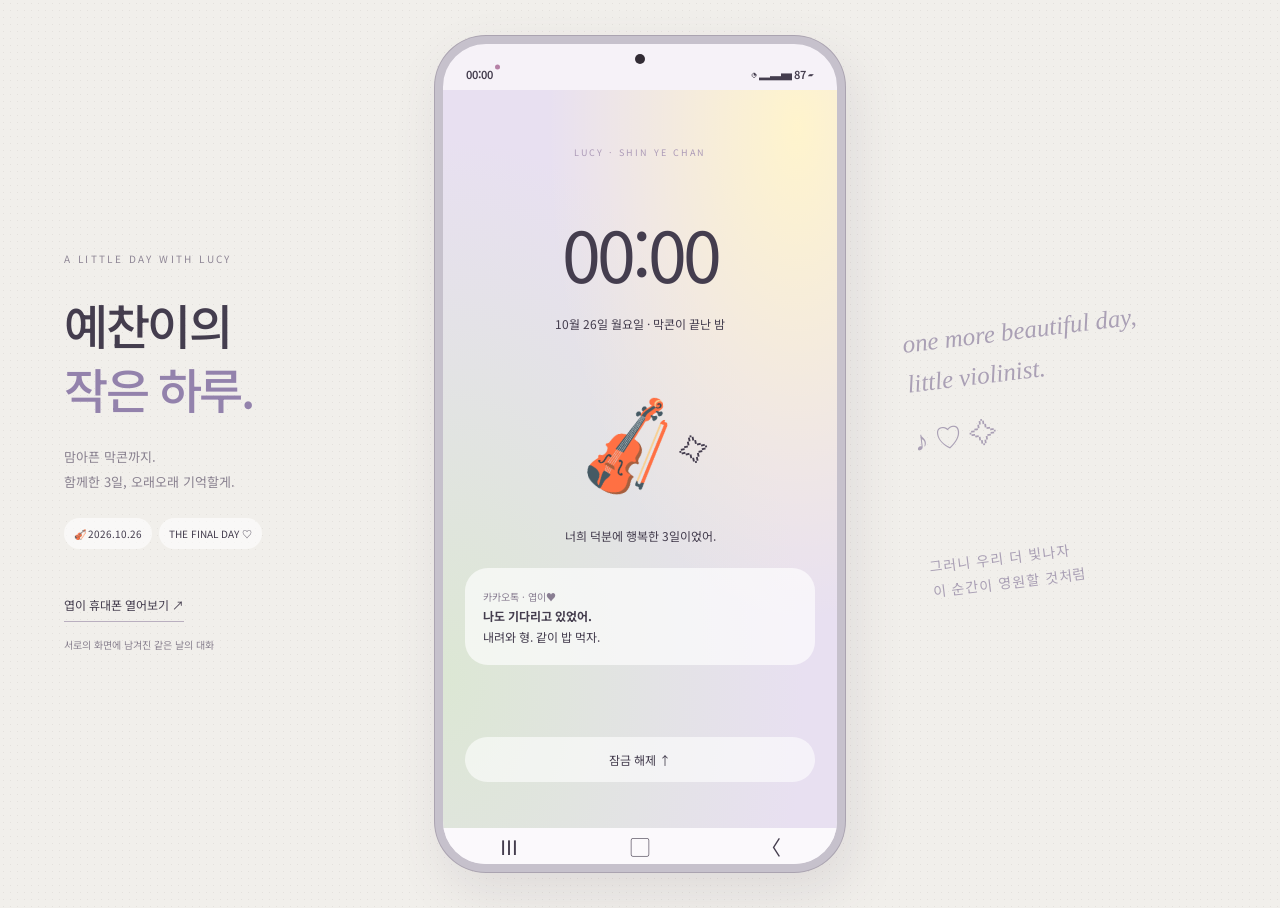
<file: index.html>
<!doctype html><html lang="ko"><head><meta charset="utf-8"><meta name="viewport" content="width=device-width,initial-scale=1,viewport-fit=cover"><meta name="theme-color" content="#e8e7ed"><title>LUCY_신예찬 · 마지막 공연의 하루</title><link rel="stylesheet" href="yechan.css?v=23"></head><body><main class="desk"><aside class="intro"><span class="eyebrow">A LITTLE DAY WITH LUCY</span><h1>예찬이의<br><em>작은 하루.</em></h1><p>맘아픈 막콘까지.<br>함께한 3일, 오래오래 기억할게.</p><div class="chips"><span>🎻 2026.10.25</span><span>THE FINAL DAY ♡</span></div><a href="sangyeop.html" class="switch">엽이 휴대폰 열어보기 ↗</a><p class="small">서로의 화면에 남겨진 같은 날의 대화</p></aside><section class="phone" aria-label="신예찬 휴대폰"><div class="camera"></div><button class="status" id="notification-trigger" aria-label="알림창 열기"><span id="time">00:00</span><span>◔ ▂▃▅ 87 ▰</span></button><div id="view"></div><nav class="nav"><button id="recent" aria-label="최근 앱">Ⅲ</button><button id="home" aria-label="홈">▢</button><button id="back" aria-label="뒤로">〈</button></nav><div id="toast" role="status"></div></section><aside class="margin-note">good night,<br>little violinist.<span>♪ ♡ ✧</span><p>10 / 25<br>마지막 공연도<br>좋은 밤 좋은 꿈</p></aside></main><script>
/* Keep this phone's interactive state private to the current page load. */
(()=>{'use strict';const keys=new Set(['yeop-chats','yechan-phone-v1']);const memory=new Map();const proto=Storage.prototype;const get=proto.getItem,set=proto.setItem,remove=proto.removeItem;
try{for(const key of keys)remove.call(localStorage,key)}catch{}
proto.getItem=function(key){if(this===localStorage&&keys.has(String(key)))return memory.get(String(key))??null;return get.call(this,key)};
proto.setItem=function(key,value){if(this===localStorage&&keys.has(String(key))){memory.set(String(key),String(value));return}return set.call(this,key,value)};
proto.removeItem=function(key){if(this===localStorage&&keys.has(String(key))){memory.delete(String(key));return}return remove.call(this,key)};
})();
</script><script src="data.js"></script><script src="shared-chat.js?v=14"></script><script src="bubble-yechan-oct23.js?v=12"></script><script src="yechan.js?v=26"></script><script src="timeline.js?v=12"></script><script src="evolution.js?v=13"></script><script src="after-concert.js?v=17"></script><script src="media-upgrade.js?v=12"></script><script src="night-polish.js?v=12"></script><script src="selfie-catalog.js?v=12"></script><script src="bubble-yechan-oct24.js?v=18"></script><script src="gallery-refresh.js?v=17"></script><script src="notification-life.js?v=13"></script><script src="lucy-group-repair.js?v=20261024-group1"></script><script src="finale-oct26.js?v=20261026-midnight4"></script></body></html>
</file>
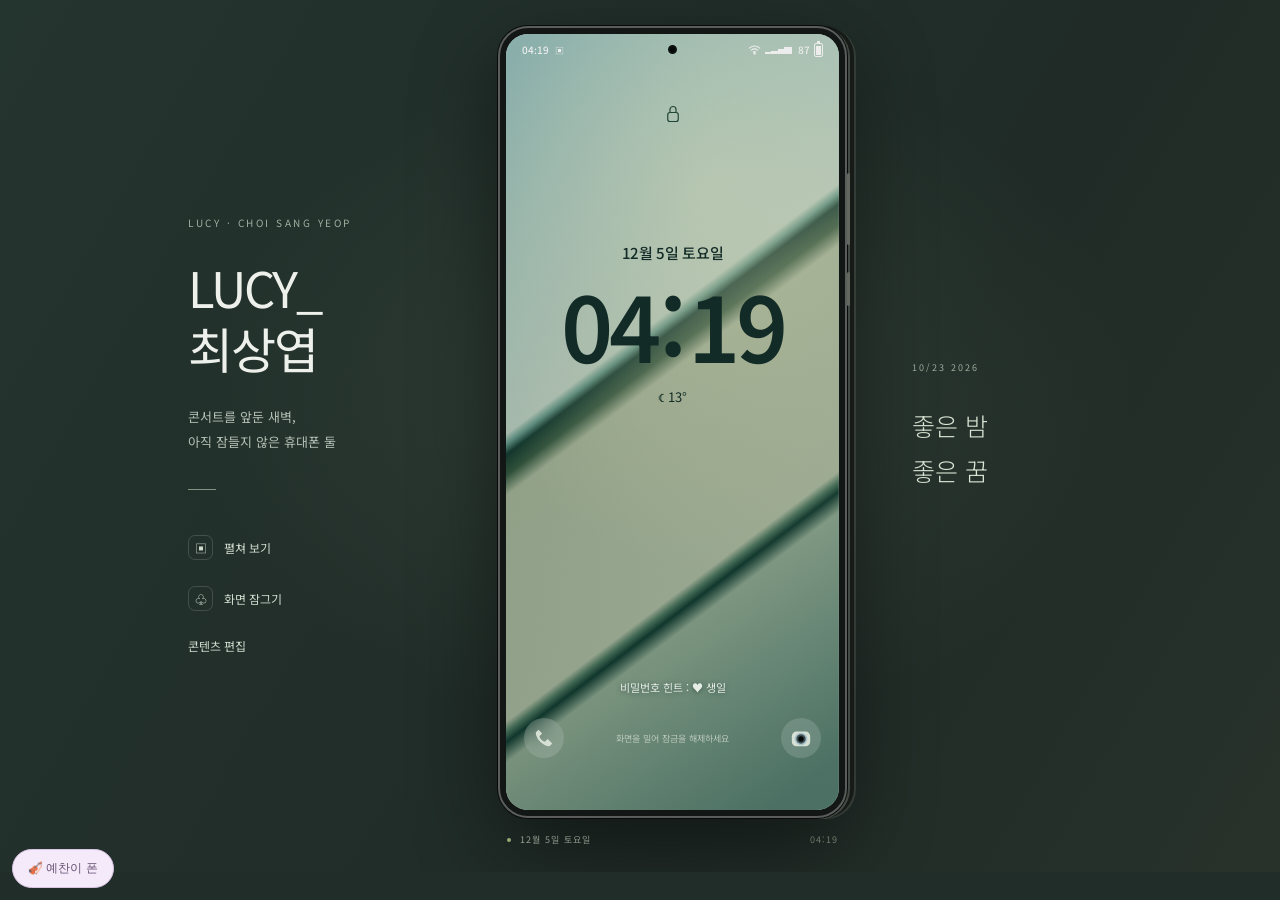
<file: sangyeop.html>
<!doctype html>
<html lang="ko"><head><meta name="realtime-extension" content="26"><meta charset="utf-8"><meta name="viewport" content="width=device-width,initial-scale=1,viewport-fit=cover"><meta name="theme-color" content="#263430"><meta name="description" content="콘서트를 앞둔 새벽, 아직 잠들지 않은 휴대폰 둘."><title>LUCY_최상엽</title><link rel="stylesheet" href="style.css?v=20261022-weekend26"><link rel="stylesheet" href="refine-v2.css?v=20261022-weekend26"><link rel="stylesheet" href="refine-v3.css?v=20261022-weekend26"><link rel="stylesheet" href="refine-v4.css?v=20261022-weekend26"><link rel="stylesheet" href="refine-v5.css?v=20261022-weekend26"><link rel="stylesheet" href="refine-v6.css?v=20261022-weekend26"><link rel="stylesheet" href="refine-v7.css?v=20261022-weekend26"><link rel="stylesheet" href="refine-v8.css?v=20261022-weekend26"><link rel="stylesheet" href="refine-v9.css?v=20261022-weekend26"><link rel="stylesheet" href="refine-v10.css?v=20261022-weekend26"><link rel="stylesheet" href="refine-v11.css?v=20261022-weekend26"><link rel="stylesheet" href="refine-v12.css?v=20261022-weekend26"><link rel="stylesheet" href="refine-v13.css?v=20261022-weekend26"><link rel="stylesheet" href="refine-v15.css?v=20261022-weekend26"><link rel="stylesheet" href="refine-v16.css?v=20261022-weekend26"><link rel="stylesheet" href="refine-v25.css?v=20261022-weekend26"><link rel="stylesheet" href="refine-v26.css?v=20261022-weekend26"></head>
<body><main class="scene"><aside class="intro"><span class="eyebrow">LUCY · CHOI SANG YEOP</span><h1>LUCY_<br>최상엽</h1><p>콘서트를 앞둔 새벽,<br>아직 잠들지 않은 휴대폰 둘</p><div class="intro-line"></div><div class="desk-controls"><button id="foldBtn" onclick="toggleFold()"><span>▣</span> 펼쳐 보기</button><button onclick="lockPhone()"><span>♧</span> 화면 잠그기</button></div></aside><section class="device-wrap"><div class="device" id="device"><div class="side-key volume"></div><div class="side-key power" onclick="lockPhone()"></div><div class="screen" id="screen"><div class="wallpaper"></div><div class="camera-hole"></div><button class="statusbar" id="statusbar" aria-label="알림 및 빠른 설정 열기" onclick="openQuick()"><span>1:00 <span class="tiny-notice">▣</span></span><span class="status-right"><svg viewBox="0 0 20 16"><path d="M2 6Q10-1 18 6M5 9Q10 5 15 9M8 12Q10 10 12 12" fill="none" stroke="currentColor" stroke-width="1.6"/><circle cx="10" cy="14" r="1" fill="currentColor"/></svg><span class="signal">▂▃▅▇</span><span>87</span><span class="battery"></span></span></button><div id="surface"></div><nav class="system-nav" id="systemNav"><button aria-label="최근 앱" onclick="recentApps()"><svg viewBox="0 0 24 24"><path d="M6 6v12m6-12v12m6-12v12"/></svg></button><button aria-label="홈" onclick="goHome()"><svg viewBox="0 0 24 24"><rect x="6" y="6" width="12" height="12" rx="4"/></svg></button><button aria-label="뒤로" onclick="goBack()"><svg viewBox="0 0 24 24"><path d="m14 5-7 7 7 7"/></svg></button></nav><div id="overlay"></div><div id="toast" role="status"></div></div></div><div class="under-device"><span class="led"></span><span>10월 23일, 금요일</span><span>01:00 AM</span></div></section><aside class="right-note"><span>10/23 2026</span><p>좋은 밤<br>좋은 꿈</p></aside></main><script src="data.js?v=20261022-weekend26"></script><script src="content-v2.js?v=20261022-weekend26"></script><script src="content-v3.js?v=20261022-weekend26"></script><script src="app.js?v=20261022-weekend26"></script><script src="refine-v2.js?v=20261022-weekend26"></script><script src="refine-v3.js?v=20261022-weekend26"></script><script src="refine-v4.js?v=20261022-weekend26"></script><script src="refine-v5.js?v=20261022-weekend26"></script><script src="refine-v6.js?v=20261022-weekend26"></script><script src="refine-v7.js?v=20261022-weekend26"></script><script src="refine-v8.js?v=20261022-weekend26"></script><script src="refine-v9.js?v=20261022-weekend26"></script><script src="refine-v11.js?v=20261022-weekend26"></script><script src="refine-v12.js?v=20261022-weekend26"></script><script src="refine-v13.js?v=20261022-weekend26"></script><script src="refine-v14.js?v=20261022-weekend26"></script><script src="refine-v15.js?v=20261022-weekend26"></script><script src="refine-v17.js?v=20261022-weekend26"></script><script src="refine-v18.js?v=20261022-weekend26"></script><script src="refine-v19.js?v=20261022-weekend26"></script><script src="refine-v20.js?v=20261022-weekend26"></script><script src="refine-v21.js?v=20261022-weekend26"></script><script src="refine-v22.js?v=20261022-weekend26"></script><script src="refine-v23.js?v=20261022-weekend26"></script><script src="refine-v24.js?v=20261022-weekend26"></script><script src="refine-v25.js?v=20261022-weekend26"></script><script src="refine-v26.js?v=20261022-weekend26"></script><script src="refine-v27.js?v=20261022-weekend26"></script><script src="refine-v28.js?v=20261022-bubble28"></script><script src="refine-v29.js?v=20261023-stable31b"></script><script src="refine-v30.js?v=20261023-stable31b"></script><script src="refine-v31.js?v=20261023-stable31b"></script><script src="refine-v32.js?v=20261024-combined33"></script><script src="refine-v33.js?v=20261024-combined33"></script><a href="index.html" style="position:fixed;bottom:12px;left:12px;background:#f5eaf9;color:#665074;border:1px solid #dac4e4;padding:10px 15px;border-radius:22px;font:12px sans-serif;text-decoration:none;z-index:9999">🎻 예찬이 폰</a><script src="shared-chat.js?v=14"></script><script src="sangyeop-sync.js?v=9"></script></body></html>
</file>
<file: yechan.css>
@import url('https://fonts.googleapis.com/css2?family=Noto+Sans+KR:wght@400;500;600;700&display=swap');
:root{font-family:'Noto Sans KR',sans-serif;color:#443d4e;font-synthesis:none}*{box-sizing:border-box}body{margin:0;background:#f1efeb;background-image:radial-gradient(#cac4c150 .7px,transparent .7px);background-size:7px 7px}button,input,textarea{font:inherit}button,a{-webkit-tap-highlight-color:transparent}button{cursor:pointer;color:inherit;border:0}button:focus-visible,a:focus-visible{outline:3px solid #8b74b6;outline-offset:3px}a{color:inherit}button:active{filter:brightness(.96)}.desk{min-height:100dvh;display:grid;grid-template-columns:1fr 410px 1fr;align-items:center;gap:72px;max-width:1240px;margin:auto;padding:36px 44px}.eyebrow{font-size:10px;letter-spacing:2.4px;color:#8f8796}.intro h1{font-size:48px;line-height:1.35;letter-spacing:-2.5px;font-weight:500;margin:24px 0}.intro em{font-style:normal;color:#9382ac}.intro p{font-size:13px;line-height:1.9;color:#8a8290}.chips{display:flex;gap:7px;margin:24px 0 42px}.chips span{font-size:10px;padding:8px 10px;background:#fff9;border-radius:20px}.switch{font-size:12px;text-decoration:none;border-bottom:1px solid #b9afbf;padding-bottom:8px}.intro .small{font-size:10px;margin-top:20px}.phone{position:relative;width:410px;height:min(850px,calc(100dvh - 64px));min-height:650px;background:#f6f2f8;border:8px solid #c6c1cc;border-radius:51px;box-shadow:0 0 0 1px #aaa3b0,8px 20px 50px #62566a22;overflow:hidden;display:flex;flex-direction:column}.camera{position:absolute;top:10px;left:calc(50% - 5px);width:10px;height:10px;border-radius:50%;background:#322c35;z-index:9}.status{height:46px;flex-shrink:0;display:flex;align-items:center;justify-content:space-between;padding:14px 23px 0;font-size:11px;font-weight:600;z-index:2}#view{flex:1;overflow:auto;position:relative;scrollbar-width:none}#view::-webkit-scrollbar{display:none}.nav{height:36px;display:flex;justify-content:space-around;background:#fbf9fc;flex-shrink:0}.nav button{background:none;font-size:20px;padding:0 26px}.margin-note{align-self:center;font-family:Georgia,serif;font-style:italic;color:#aaa0b5;font-size:25px;line-height:1.6;transform:rotate(-7deg)}.margin-note span{display:block;font-size:28px;margin-top:16px}.margin-note p{font:10px/1.8 'Noto Sans KR',sans-serif;letter-spacing:2px;margin-top:90px}.home{min-height:100%;padding:20px;background:radial-gradient(ellipse at 80% 25%,#fff6d0 0,transparent 45%),radial-gradient(ellipse at 0% 80%,#d9e3d3 0,transparent 60%),#e9e2f2}.home-top{display:flex;justify-content:space-between;align-items:center;font-size:10px;color:#8a7b94}.clock{font-size:50px;letter-spacing:-3px;font-weight:400;line-height:1.3;margin-top:9px}.date{font-size:12px}.sticker{position:absolute;right:32px;top:79px;font-size:50px;transform:rotate(13deg)}.widget{margin:23px 0 18px;background:#fff9;border:1px solid #fffc;border-radius:25px;padding:17px;box-shadow:0 4px 20px #7e6c8e08}.widget .tiny{font-size:9px;letter-spacing:1.5px;color:#a395ad}.widget h3{margin:8px 0;font-size:17px;font-weight:500}.widget p{font-size:11px;margin:5px 0;color:#93859e}.widget-row{display:flex;gap:10px}.widget-row .widget{width:50%;margin-top:0;min-height:115px}.widget button{background:#f0e8f5;border-radius:15px;padding:7px 11px;font-size:10px}.app-grid{display:grid;grid-template-columns:repeat(4,1fr);gap:19px 10px;margin-top:7px}.app{background:none;text-align:center;padding:0;min-width:0}.app-icon{width:53px;height:53px;border-radius:18px;display:grid;place-items:center;margin:0 auto 7px;background:var(--color,#fff);font-size:27px;box-shadow:0 3px 6px #66557a0c}.app-icon img{width:100%;height:100%;border-radius:16px;object-fit:cover}.app-label{font-size:10px;color:#63596f;display:block}.dock{margin-top:25px;padding:12px;background:#fff6;border-radius:25px;display:flex;justify-content:space-around}.dock .app-icon{width:48px;height:48px;margin:0}.dock .app-label{display:none}.app-page{min-height:100%;background:#faf8fc;padding-bottom:20px}.bar{position:sticky;top:0;background:#faf8fcf5;z-index:3;display:flex;align-items:center;gap:12px;padding:16px 18px;font-size:17px;font-weight:600;backdrop-filter:blur(12px)}.bar button{background:none;font-size:24px;padding:0}.bar small{margin-left:auto;font-size:10px;color:#96899f;font-weight:400}.content{padding:8px 19px}.card{background:white;border:1px solid #eee7f2;border-radius:21px;padding:17px;margin-bottom:12px;line-height:1.7;font-size:12px}.card h3{font-size:14px;margin:0 0 8px}.muted{color:#a195aa;font-size:11px}.row{display:flex;align-items:center;gap:12px;width:100%;background:none;text-align:left;padding:14px 4px;border-bottom:1px solid #eee7f2}.row strong{display:block;font-size:13px;font-weight:500}.row small{display:block;font-size:10px;color:#9a8fa3;margin-top:4px}.avatar{width:45px;height:45px;border-radius:17px;object-fit:cover;background:#efe5f5;display:grid;place-items:center;font-size:22px;flex-shrink:0}.row .end{margin-left:auto;font-size:10px;color:#ad9eb8}.chat{background:#eee8f2;min-height:100%;display:flex;flex-direction:column}.chat-body{padding:15px 13px;flex:1}.chat-date{text-align:center;font-size:10px;color:#9a8b9f;margin:4px 0 20px}.bubble-row{display:flex;margin:8px 0;gap:5px;align-items:flex-end}.bubble-row.mine{justify-content:flex-end}.bubble-row p{max-width:78%;font-size:12px;line-height:1.65;padding:10px 13px;background:white;border-radius:17px 17px 17px 5px;margin:0;white-space:pre-wrap;overflow-wrap:anywhere}.bubble-row.mine p{background:#e1d4ed;border-radius:17px 17px 5px 17px}.bubble-row time{font-size:8px;color:#a795af;white-space:nowrap}.composer{position:sticky;bottom:0;display:flex;gap:6px;background:#fbf9fc;padding:12px;z-index:4}.composer input{width:100%;min-width:0;border:1px solid #e6deeb;background:white;padding:11px;border-radius:20px;font-size:12px}.primary{background:#b49acb;color:white;border-radius:14px;padding:10px 15px;font-size:12px;white-space:nowrap}.pill{background:#eee5f4;border-radius:16px;padding:8px 13px;font-size:11px;margin:3px}.profile{text-align:center;padding:16px}.profile img{width:80px;height:80px;object-fit:cover;border-radius:50%}.profile h2{font-size:17px}.album-grid{display:grid;grid-template-columns:1fr 1fr;gap:12px}.album{background:white;border-radius:20px;border:1px solid #e9e1ef;overflow:hidden;padding:0;text-align:left}.album img{width:100%;aspect-ratio:1;object-fit:cover}.album .empty{height:130px;background:#eee5f2;display:grid;place-items:center;font-size:44px}.album span{display:block;padding:12px;font-size:12px}.photos{display:grid;grid-template-columns:repeat(3,1fr);gap:4px}.photos button{padding:0;background:none}.photos img{width:100%;aspect-ratio:1;object-fit:cover;border-radius:5px}.lightbox{width:100%;border-radius:18px;max-height:520px;object-fit:contain}.upload{display:block;text-align:center;padding:30px 15px;border:1px dashed #c7b1d4;border-radius:20px;background:#f4edf7;font-size:12px;line-height:2;cursor:pointer}.upload input{display:none}.feed-head{display:flex;align-items:center;gap:10px;font-size:12px;padding:12px}.feed-photo{width:100%;max-height:420px;object-fit:cover}.feed-actions{display:flex;align-items:center;gap:14px;padding:8px 12px}.feed-actions button{background:none;font-size:23px}.feed-caption{font-size:12px;line-height:1.8;padding:0 12px 18px}.stories{display:flex;gap:16px;padding:12px;overflow:auto}.stories button{background:none;font-size:9px}.stories img{width:51px;height:51px;border:2px solid #c5a5ba;border-radius:50%;object-fit:cover;padding:3px;display:block;margin-bottom:5px}.sheet{background:#fffef8;border-radius:15px;padding:20px 10px}.sheet svg{width:100%;height:auto}.sheet-title{text-align:center;font-family:Georgia,serif;font-size:20px}.sheet textarea,textarea.note{width:100%;min-height:130px;resize:vertical;border:1px solid #e6daed;border-radius:12px;padding:12px;background:#fffafc;font-size:12px;line-height:1.9}.check{display:flex;align-items:center;gap:10px;padding:11px 0;font-size:12px}.check input{accent-color:#aa8cc3;width:17px;height:17px}.range{width:100%;accent-color:#b195c5}.tempo{font-size:65px;text-align:center;color:#9471ad;font-weight:400;margin:12px}.beats{display:flex;gap:10px;justify-content:center;margin:15px}.beats i{width:14px;height:14px;border-radius:50%;background:#e7dceb}.beats i.on{background:#b18dc8;box-shadow:0 0 12px #bc93ce}.lock{height:100%;padding:38px 22px;background:radial-gradient(ellipse at 90% 5%,#fff4cd,transparent 50%),radial-gradient(ellipse at 0% 80%,#dce7d4,transparent 65%),#e8e0f1;text-align:center;display:flex;flex-direction:column}.lock .big-clock{font-size:70px;letter-spacing:-4px;margin-top:25px}.lock p{font-size:12px}.lock .lock-art{font-size:80px;margin:35px 0 20px;transform:rotate(-12deg)}.notification{text-align:left;background:#ffffffa8;border-radius:23px;padding:18px;font-size:12px;line-height:1.7;margin:12px 0}.notification small{font-size:10px;color:#897e92}.unlock{margin-top:auto;background:#fff9;padding:14px;border-radius:25px;font-size:12px}.mini-label{font-size:9px;letter-spacing:2px;color:#ac9ab7;text-align:center;margin:18px 0}.map-art{height:230px;background:repeating-linear-gradient(35deg,transparent 0 37px,#fff 38px 45px,transparent 46px 90px),repeating-linear-gradient(110deg,#e5ecdf 0 55px,#fff 56px 65px,#e8e4d7 66px 110px);border-radius:20px;display:grid;place-items:center}.map-pin{background:#fff;padding:15px;border-radius:19px;box-shadow:0 5px 20px #80788b33;font-size:13px}.call{text-align:center;padding:45px 15px}.call img{width:100px;height:100px;border-radius:50%;object-fit:cover}.call h2{font-size:25px;font-weight:400}.call p{font-size:12px;line-height:2}.hangup{border-radius:50%;width:60px;height:60px;background:#d57989;color:white;font-size:25px;margin-top:25px}.call-lines{height:180px;overflow:auto;padding:10px;text-align:left;background:#fff9;border-radius:18px;font-size:13px;line-height:2;white-space:pre-wrap}#toast{position:absolute;bottom:50px;left:50%;transform:translateX(-50%);background:#665373ed;color:white;border-radius:18px;font-size:11px;padding:12px 18px;max-width:85%;width:max-content;z-index:20;display:none}.heart-count{text-align:center;padding:25px;font-size:14px}.heart-count b{display:block;font-size:60px;font-weight:400;color:#ae8dbb}.calendar{display:grid;grid-template-columns:repeat(7,1fr);text-align:center;gap:7px;font-size:11px;margin:20px 0}.calendar span{padding:8px 0}.calendar .today{background:#b69ac9;color:white;border-radius:50%}.empty-state{text-align:center;padding:30px 12px;line-height:2;font-size:12px;color:#a293ad}@media(max-width:1000px){.desk{grid-template-columns:1fr 390px;gap:35px;padding:24px}.phone{width:390px}.margin-note{display:none}.intro h1{font-size:39px}}@media(max-width:680px){body{background:#e8e0f1}.desk{display:block;padding:0;min-height:100dvh}.intro,.margin-note{display:none}.phone{border:0;border-radius:0;width:100%;height:100dvh;min-height:0;box-shadow:none}.home{padding:20px 25px}.app-grid{gap:21px 10px}.app-icon{width:56px;height:56px}.camera{top:8px}.status{height:43px}.nav{padding-bottom:env(safe-area-inset-bottom);height:calc(38px + env(safe-area-inset-bottom))}.lock{padding-top:35px}}@media(prefers-reduced-motion:reduce){*{scroll-behavior:auto!important}}
/* Middle concert refinement: one consistent icon system without bitmap borders. */
.app-icon{width:52px;height:52px;border-radius:17px;box-shadow:none;color:#75647d;background:var(--color);overflow:hidden}.app-icon svg{width:44px;height:44px;display:block}.app-label{font-size:10px;line-height:1.4;margin-top:7px;letter-spacing:-.2px}.app-grid{gap:17px 12px;align-items:start}.app{display:flex;align-items:center;flex-direction:column;min-height:76px}.app-icon{margin:0}.dock{background:#fff3;border:1px solid #ffffff50;margin-top:19px;padding:11px 8px}.dock .app{min-height:0}.dock .app-icon{width:47px;height:47px;border-radius:16px}.dock .app-icon svg{width:40px;height:40px}.widget{border:0;box-shadow:none}.today-card{display:block;text-align:left;width:100%;color:inherit;cursor:pointer}.ready-progress{height:3px;border-radius:3px;background:#ded5e650;margin:12px 0 5px;overflow:hidden}.ready-progress span{display:block;height:100%;background:#ad93bf;border-radius:3px;transition:width .2s}.progress-label{font-size:9px;color:#9a87a6}.home{padding-top:15px}.clock{font-size:46px;margin-top:5px}.widget{margin-top:17px;margin-bottom:13px;padding:15px}.widget-row .widget{min-height:103px}.widget-row h3{font-size:15px}.home .mini-label{margin:12px 0 0}.pin-screen{min-height:100%;padding:35px 34px 18px;text-align:center;background:radial-gradient(ellipse at 100% 0%,#fff6d9,transparent 65%),#eae3f0;display:flex;flex-direction:column;align-items:center;justify-content:center}.pin-symbol{font:35px Georgia,serif;color:#a589b5;margin-bottom:12px}.pin-screen h2{font-size:19px;font-weight:500;letter-spacing:-.5px;margin:0 0 6px}.pin-screen p{font-size:12px;color:#9b86a7;margin:6px 0}.pin-dots{display:flex;gap:17px;margin:27px 0 8px;min-height:13px}.pin-dots i{width:11px;height:11px;border:1.5px solid #ad97bc;border-radius:50%}.pin-dots i.filled{background:#ad97bc}.pin-screen #pin-error{min-height:30px;font-size:11px;line-height:1.6;color:#aa758a}.pin-keys{display:grid;grid-template-columns:repeat(3,1fr);gap:13px 21px;margin-top:5px;width:100%;max-width:280px}.pin-keys button{background:#ffffff55;border:1px solid #fff6;border-radius:50%;width:63px;height:63px;justify-self:center;font-size:27px;font-weight:400;color:#665271}.pin-keys .pin-small{font-size:12px;background:none;border-color:transparent}.pin-keys button:active{background:#d3c0df}.pin-screen .pin-foot{font-size:10px;margin-top:28px;color:#a792b1}.lock .unlock{margin-bottom:8px}@media(min-width:681px) and (max-height:860px){.home{padding:12px 20px}.clock{font-size:39px}.home .widget{margin:12px 0;padding:12px}.widget-row .widget{margin-top:0;min-height:88px}.widget h3{font-size:14px;margin:5px 0}.widget p{font-size:10px}.widget .tiny{font-size:8px}.app-grid{gap:9px 12px}.app-icon{width:46px;height:46px;border-radius:15px}.app-icon svg{width:40px;height:40px}.app{min-height:65px}.dock{margin-top:12px;padding:8px}.home .mini-label{display:none}.ready-progress{margin-top:7px}}@media(max-width:680px){.home{display:flex;flex-direction:column;min-height:100%}.app-grid{margin-top:4px;gap:16px 12px}.dock{margin-top:auto;padding-top:11px;padding-bottom:11px;transform:translateY(8px);flex-shrink:0}.home>.mini-label{font-size:8px;margin:18px 0 0}.widget-row{flex-shrink:0}.pin-screen{padding-top:18px;padding-bottom:18px}.pin-keys{gap:12px 20px}}@media(max-width:680px) and (max-height:760px){.home{padding:10px 22px 14px}.clock{font-size:37px}.home .widget{margin-top:12px;margin-bottom:10px;padding:12px}.widget-row .widget{margin-top:0;min-height:83px}.widget h3{font-size:14px;margin:5px 0}.widget p{font-size:10px}.widget .tiny{font-size:8px}.app-grid{gap:8px 12px}.app{min-height:62px}.app-icon{width:44px;height:44px;border-radius:15px}.app-icon svg{width:39px;height:39px}.app-label{font-size:9px;margin-top:5px}.dock{margin-top:11px;padding:9px;transform:none}.dock .app-icon{width:42px;height:42px}.dock .app-icon svg{width:36px;height:36px}.home>.mini-label{display:none}.ready-progress{margin-top:7px}.pin-keys button{width:57px;height:57px}.pin-symbol{margin-bottom:7px}.pin-dots{margin-top:18px}.pin-screen .pin-foot{margin-top:16px}}
@media(min-width:681px){.home{padding-bottom:14px}.home .clock{font-size:42px}.home .widget{margin-top:13px;margin-bottom:11px;padding:13px}.home .widget-row .widget{margin-top:0;min-height:94px}.home .widget-row h3{margin:5px 0;font-size:14px}.home .app-grid{gap:9px 12px}.home .app{min-height:68px}.home .app-icon{width:49px;height:49px;border-radius:16px}.home .app-icon svg{width:42px;height:42px}.home .dock{margin-top:13px;padding:9px}.home .dock .app{min-height:0}.home .dock .app-icon{width:44px;height:44px}.home>.mini-label{display:none}}
.home-gear{background:none;font-size:15px;color:#9a87a6;padding:0 10px}.bubble-artist{background:#f1eaf6;min-height:100%;padding-bottom:22px}.bubble-tools{padding:6px 15px 18px;display:flex;align-items:center;justify-content:space-between;font-size:9px;color:#9b87aa}.bubble-tools .pill{font-size:9px}.bubble-timeline{padding:0 17px}.artist-entry{display:flex;flex-direction:column;align-items:flex-end;margin-bottom:20px;padding-left:25px}.artist-sender{font-size:10px;color:#8a719c;margin-bottom:6px}.artist-sender b{font-size:8px;margin-left:5px;background:#b59bc9;color:white;padding:2px 5px;border-radius:5px}.artist-message{background:#dfcfee;border-radius:17px 17px 4px 17px;max-width:100%;overflow:hidden}.artist-message p{font-size:12px;line-height:1.85;margin:0;padding:11px 14px;white-space:pre-wrap;overflow-wrap:anywhere}.artist-entry time{font-size:9px;color:#a493b0;margin-top:5px}.fan-quote{background:#f7f2fb8f;padding:11px 14px;font-size:10px;color:#9a85a9;line-height:1.7;border-bottom:1px solid #cdb8df}.fan-quote small{font-size:8px;color:#806390}.bubble-image{display:block;padding:0;background:none;width:100%;max-width:260px}.bubble-image img{display:block;width:100%;height:auto}.bubble-draft{padding:15px 19px}.bubble-draft label{font-size:11px;display:block;margin-bottom:10px}.bubble-draft small{font-size:9px;color:#a18dac}.bubble-draft textarea{min-height:95px}.record-intro{padding:18px 5px 21px}.record-intro span{font-size:9px;letter-spacing:2px;color:#b28b9c}.record-intro h2{font-size:21px;font-weight:500;letter-spacing:-1px}.record-intro p{font-size:11px;color:#a08998}.record-top{display:flex;gap:13px;align-items:center}.record-mark{width:43px;height:43px;border-radius:15px;display:grid;place-items:center;background:#f0dce5;font-size:24px;color:#ac7e94}.record-top h3{font-size:13px;margin-bottom:2px}.wave-art{height:65px;display:flex;gap:3px;justify-content:center;align-items:center}.wave-art i{width:3px;border-radius:3px;background:#cfabbe}.recording-card audio{width:100%;height:40px}
.status{width:100%;background:transparent;cursor:pointer;text-align:left;color:inherit}.section-title{font-size:11px;color:#a18ba9;margin:20px 4px 7px}.subscribed{margin-left:auto;font-size:10px;color:#9887a2;background:#eee8f3;padding:6px 9px;border-radius:12px}.secret-heading{display:flex;justify-content:space-between;align-items:center;font-size:15px;padding:8px}.secret-comment{font-size:11px;color:#927b9d;background:#f5edf8;border-radius:12px;padding:10px;line-height:1.7}.phone-tabs{display:flex;position:sticky;bottom:0;background:#faf8fc;border-top:1px solid #e8deee;padding:14px 0;justify-content:space-around;z-index:3}.phone-tabs button{background:none;font-size:12px;color:#a794b0;padding:8px}.phone-tabs button.selected{color:#775588;border-bottom:2px solid #a88abb}.phone-body{min-height:460px}.phone-search{width:100%;border:0;background:#eee8f3;padding:13px;border-radius:16px;font-size:12px}.dial-display{height:95px;display:grid;place-items:center;font-size:24px;overflow-wrap:anywhere;color:#80678f;letter-spacing:1px}.phone-dialpad{display:grid;grid-template-columns:repeat(3,1fr);gap:12px}.phone-dialpad button{background:#f0e8f5;border-radius:24px;padding:10px;font-size:27px}.phone-dialpad small{display:block;font-size:8px;min-height:12px;color:#aa96b4;letter-spacing:2px}.dial-actions{display:flex;gap:30px;align-items:center;justify-content:center;margin:20px}.dial-actions button{background:none;font-size:22px}.dial-actions .dial-connect{background:#a4c4ac;color:white;width:58px;height:58px;border-radius:50%;font-size:27px}#shade{position:absolute;z-index:30;inset:0 0 36px;background:#f1eaf7f5;backdrop-filter:blur(20px);padding:40px 22px 22px;overflow:auto;scrollbar-width:none}.shade-head{display:flex;justify-content:space-between;align-items:center;font-size:35px}.shade-head button{background:none;font-size:28px}.shade-date{font-size:11px;color:#9a86a7}.quick-buttons{display:flex;gap:17px;margin:25px 0}.quick-buttons button{width:70px;background:none}.quick-buttons b{display:grid;place-items:center;width:55px;height:55px;margin:auto;background:#e0d6e8;color:#9b85aa;border-radius:20px;font-size:25px}.quick-buttons .on b{background:#b7a1ca;color:white}.quick-buttons small{display:block;font-size:9px;margin-top:7px}.brightness{display:flex;gap:13px;align-items:center;margin:18px 0 30px}.brightness input{width:100%;accent-color:#b29ac7}.shade-title{display:flex;justify-content:space-between;font-size:12px;margin-bottom:16px}.shade-title button{background:none;font-size:10px;color:#a08aaf}.shade-notice{display:block;text-align:left;width:100%;padding:17px;background:#fff9;border-radius:21px;margin-bottom:12px}.shade-notice small{display:block;font-size:9px;color:#a08caa}.shade-notice b{display:block;font-size:12px;margin:7px 0}.shade-notice span{font-size:11px;line-height:1.7}[hidden]{display:none!important}
.seol-widget-photo{width:43px;height:43px;object-fit:cover;float:right;border-radius:14px;transform:rotate(4deg);margin-left:5px}.call-catchup{display:block;width:100%;background:#eee3f4;border:1px solid #e0cfe9;color:#80668e;border-radius:15px;padding:11px 13px;margin:9px 0 13px;text-align:left;font-size:11px}.call-catchup span{display:block;font-size:9px;color:#a18aac;margin-bottom:4px}.call-catchup b{font-size:11px;font-weight:500}.home .app-grid{gap:7px 12px}.home .widget-row .widget{min-height:88px}.home .widget-row h3{font-size:13px}.replay-heading{padding:15px 5px;font-size:15px}.replay-heading p{font-size:10px;color:#a18dac}.replay-lines{padding-bottom:20px}.replay-lines>div{max-width:88%;margin:15px 0}.replay-lines .my-line{margin-left:auto;text-align:right}.replay-lines small{font-size:9px;color:#a18dac}.replay-lines p{padding:12px;background:#ede2f5;border-radius:15px;font-size:12px;line-height:1.9;margin:5px 0}.replay-lines .my-line p{background:white}.call-lines{scrollbar-width:none}.call-lines::-webkit-scrollbar{display:none}.live-dialogue{height:245px;background:transparent;font-size:13px;line-height:1.9}.live-dialogue p{margin:0 0 15px;padding:11px 13px;border-radius:15px;background:#eee2f4}.live-dialogue small{font-size:9px;color:#ab91b8}.live-dialogue .self-speaking{margin-left:18px;background:white}.home .widget-row .tiny{font-size:8px}@media(max-height:780px){.call{padding-top:15px}.call img{width:65px;height:65px}.live-dialogue{height:190px}.home .call-catchup{padding:8px 11px;margin:6px 0 9px}.home .call-catchup span{display:none}}
.after-concert{background-color:#eeebf1}.after-concert .home,.after-concert .lock{background:radial-gradient(ellipse at 85% 12%,#f5e5d9,transparent 48%),radial-gradient(ellipse at 0% 85%,#cdd8dd,transparent 65%),#ded6eb}.after-concert .margin-note{font-size:23px}.after-concert .widget{background:#ffffffa8}.after-concert .today-card h3{font-size:15px}.after-concert .call-catchup{background:#f0e8f4c9}.after-concert .home-top{letter-spacing:.7px}@media(min-width:681px){.after-concert .widget-row .widget{padding:10px;min-height:88px}.after-concert .home .app-grid{gap:5px 12px}.after-concert .home .app{min-height:63px}.after-concert .home .app-icon{width:46px;height:46px}.after-concert .home .app-icon svg{width:40px;height:40px}.after-concert .home .widget{margin-top:10px;margin-bottom:8px}}
.youtube-app{background:#fff;color:#171717;min-height:100%;padding-bottom:0}.video-header{height:58px;display:flex;align-items:center;gap:12px;padding:10px 14px;position:sticky;top:0;background:#fff;z-index:5}.video-header>button{background:none;font-size:24px;padding:3px}.video-header>b{font:600 19px Arial,sans-serif;flex:1;letter-spacing:-.6px}.video-header i{background:#f12d3b;color:white;font:normal 10px Arial;padding:4px 7px;border-radius:6px;margin-right:2px}.video-header img{width:25px;height:25px;border-radius:50%;object-fit:cover}.video-header input{flex:1;min-width:0;border:0;background:#f2f2f2;border-radius:24px;padding:11px 15px;font-size:12px}.video-tabs{display:flex;justify-content:space-around;position:sticky;bottom:0;background:#fffffff5;border-top:1px solid #eee;padding:8px 0 7px;z-index:5}.video-tabs button{background:none;font-size:9px;color:#555;min-width:65px}.video-tabs span{display:block;font-size:22px;line-height:1.2;margin-bottom:4px}.video-tabs .selected{font-weight:bold;color:black}.video-content{min-height:550px}.video-filters{display:flex;gap:8px;position:sticky;top:58px;background:#fff;padding:5px 13px 12px;z-index:4}.video-filters button{background:#f0f0f0;font-size:11px;border-radius:9px;padding:8px 13px}.video-filters .on{background:#242424;color:white}.video-card{padding:0;background:white;text-align:left;width:100%;display:block;margin-bottom:20px;color:#171717}.video-thumb{height:194px;background:#29232f;position:relative;overflow:hidden}.video-thumb>img{width:100%;height:100%;object-fit:cover;filter:brightness(.85)}.video-thumb>span{position:absolute;left:calc(50% - 23px);top:calc(50% - 17px);border-radius:11px;background:#14141480;color:white;padding:10px 18px;font-size:17px}.video-info{display:flex;gap:10px;padding:12px 14px 0}.video-info>img{width:33px;height:33px;border-radius:50%;object-fit:cover;flex-shrink:0}.video-info>div{flex:1}.video-info strong{font-size:12px;font-weight:500;line-height:1.55;display:block}.video-info small{font-size:10px;color:#777;display:block;margin-top:4px}.yt-section-title{font-size:14px;font-weight:600;margin:20px 15px 14px}.channel-strip{display:flex;gap:18px;overflow:auto;padding:0 15px 15px}.channel-strip button{background:none;min-width:55px;padding:0}.channel-strip span{width:49px;height:49px;display:grid;place-items:center;color:#fff;border-radius:50%;font-size:22px;margin:auto}.channel-strip small{font-size:9px;display:block;margin-top:8px}.subscription-row{display:flex;align-items:center;justify-content:space-between;padding:10px 16px}.subscription-row>button:first-child{background:none;text-align:left}.subscription-row strong{display:block;font-size:12px;font-weight:500}.subscription-row small{display:block;color:#888;font-size:9px;margin-top:4px}.subscription-toggle{border-radius:20px;background:#161616;color:white;padding:8px 13px;font-size:10px}.subscription-toggle.sub-on{background:#efefef;color:#333}.yt-empty{font-size:11px;line-height:1.9;text-align:center;color:#999;padding:25px 18px}.yt-my-profile{display:flex;gap:15px;align-items:center;padding:22px 16px}.yt-my-profile>img{width:70px;height:70px;object-fit:cover;border-radius:50%}.yt-my-profile h2{font-size:22px;margin:0}.yt-my-profile p{font-size:10px;color:#888}.yt-my-profile button{background:none;font-size:10px;padding:0}.channel-banner{height:90px;display:grid;place-items:center;color:#fff9;font:45px Georgia,serif}.channel-detail{padding:18px}.channel-detail h2{font-size:23px;margin:0 0 6px}.channel-detail p{font-size:10px;color:#777;line-height:1.7}.channel-detail>a{display:block;font-size:10px;margin-top:15px}.channel-own{font-size:11px;background:#f2f2f2;padding:7px 13px;border-radius:20px}.video-player{aspect-ratio:16/9;background:#111}.video-player>button{padding:0;width:100%;height:100%;background:#111;position:relative;color:white;overflow:hidden}.video-player img{width:100%;height:100%;object-fit:cover;opacity:.7}.video-player span{position:absolute;left:0;right:0;top:44%;font-size:13px}.video-player iframe,.music-embed iframe{display:block;width:100%;height:100%;border:0}.video-detail{padding:15px}.video-detail h2{font-size:15px;line-height:1.7;margin:0 0 15px}.yt-channel-label{background:none;padding:0;font-size:12px}.video-detail-actions{display:flex;gap:10px;align-items:center;margin-top:16px}.video-detail-actions button,.video-detail-actions a{font-size:10px;background:#f1f1f1;border:0;border-radius:20px;padding:8px 11px;text-decoration:none}.music-app{background:#111215;min-height:100%;color:#f5f3f7}.music-top{display:flex;align-items:center;gap:15px;height:58px;padding:12px 16px;position:sticky;top:0;background:#111215f5;z-index:5}.music-top button{background:none;color:inherit;font-size:25px;padding:0}.music-top b{flex:1;font-size:16px;letter-spacing:-.5px}.music-top i{font-style:normal;color:#ec4164;font-size:23px;margin-right:5px}.music-body{padding:15px 18px 25px}.music-body h2{font-size:23px;line-height:1.45;letter-spacing:-.7px;margin:10px 0 20px}.music-body h3{font-size:17px;margin:26px 0 14px}.music-eyebrow{font-size:9px;letter-spacing:2px;color:#a7a0b1}.music-shelves{display:grid;grid-template-columns:1fr 1fr;gap:20px 13px}.music-shelves button{background:none;color:inherit;padding:0;text-align:left;min-width:0}.music-shelves button>div{position:relative;aspect-ratio:1;border-radius:9px;overflow:hidden}.music-shelves img{width:100%;height:100%;object-fit:cover;filter:brightness(.8)}.music-shelves span{position:absolute;bottom:12px;left:10px;right:5px;font-size:8px;letter-spacing:1.5px;color:#fff}.music-shelves b{display:block;font-size:12px;line-height:1.6;margin:8px 0 4px}.music-shelves small{display:block;font-size:9px;color:#9f99aa}.music-nav{display:flex;justify-content:space-around;position:sticky;bottom:0;z-index:5;background:#1a191df5;border-top:1px solid #ffffff0d;padding:8px 0}.music-nav button{background:none;color:#aaa3b3;font-size:9px}.music-nav span{display:block;font-size:22px;margin-bottom:4px}.music-nav .on{color:white}.track-row{display:flex;align-items:center;gap:11px;text-align:left;padding:10px 0;background:none;color:inherit;width:100%}.track-row>img{width:45px;height:45px;object-fit:cover;border-radius:5px}.track-row>span{flex:1;min-width:0}.track-row b{font-size:12px;font-weight:500;display:block;line-height:1.5}.track-row small{display:block;font-size:9px;color:#9f98a9;margin-top:5px}.track-row i{font-style:normal;color:#aaa;font-size:15px}.playlist-hero{text-align:center;padding:5px 10px 15px}.playlist-hero>img{width:190px;height:190px;object-fit:cover;border-radius:10px;box-shadow:0 20px 60px #8c657633}.playlist-hero h2{font-size:23px;margin:20px 0 8px}.playlist-hero p,.playlist-hero small{font-size:10px;color:#a7a0b1}.music-actions{display:flex;gap:12px;margin:0 0 20px}.music-actions button{flex:1;border-radius:25px;padding:12px;background:#ece9ed;color:#1c1720;font-size:12px}.music-actions button+button{background:#302c34;color:#e0dce6}.music-cover{width:100%;aspect-ratio:1;object-fit:cover;border-radius:12px}.playing-title{display:flex;align-items:center;gap:10px;margin:20px 0}.playing-title>div{flex:1}.playing-title h2{font-size:20px;margin:0 0 8px}.playing-title p{font-size:11px;color:#aaa3b0;margin:0}.playing-title>button{font-size:25px;background:none;color:#da90a5}.music-embed{aspect-ratio:16/9;border-radius:9px;overflow:hidden;background:#29252d}.music-embed>button{background:none;color:white;display:block;width:100%;height:100%;font-size:12px}.music-controls{display:flex;justify-content:space-around;align-items:center;margin:20px 0}.music-controls button{background:none;color:white;font-size:23px}.music-controls .music-mainplay{background:#eee;color:#111;width:58px;height:58px;border-radius:50%;font-size:25px}.music-external{display:block;font-size:11px;text-align:center;color:#bbb2c6;margin:15px}.sleep-link{display:block;background:#28222e;color:#c9b3d6;border-radius:20px;width:100%;padding:12px;font-size:11px}.music-empty{font-size:10px;color:#9990a3;text-align:center;line-height:1.8;padding:15px 0}.music-search{background:#302a36;border:0;border-radius:20px;padding:12px 15px;font-size:12px;width:100%;color:white;margin-bottom:18px}.playlist-note{margin-top:22px;padding:16px;background:#24202a;border-radius:15px}.playlist-note label{display:block;font-size:11px;color:#c3afcf;margin-bottom:12px}.playlist-note textarea{background:#17141c;border:0;border-radius:10px;color:white;font:11px/1.9 inherit;padding:10px;min-height:85px;resize:vertical;width:100%}.playlist-note small{font-size:9px;color:#8f819d}.all-apps{display:block;background:none;color:#9b87aa;font-size:9px;margin:8px auto 0;padding:4px 15px}.drawer-grid{display:grid;grid-template-columns:repeat(4,1fr);gap:18px 8px;padding:15px 0}.sleep-card{text-align:center;padding:28px 8px}.sleep-card>span{font-size:65px;color:#b09bc5}.sleep-card h2{font-size:19px;font-weight:500}.sleep-card p{font-size:11px;line-height:1.9;color:#a290ac}.sleep-durations{display:grid;grid-template-columns:repeat(2,1fr);gap:12px;margin:25px 15px}.sleep-durations button{background:#e8ddef;border-radius:20px;padding:17px;font-size:15px;color:#846b95}#sleep-remaining{font-size:30px;color:#9b7db0;margin:25px 0}.home .all-apps+.dock{margin-top:3px}.home .app-icon svg{pointer-events:none}.player-app .music-body{padding-top:8px}@media(max-width:680px){.video-thumb{height:auto;aspect-ratio:16/9}.video-content{min-height:calc(100dvh - 200px)}}
/* Final-night details. */
.chat-today{font-size:10px;color:#9c8ca4;margin:0 0 17px}.chat-list-row>span:not(.avatar){min-width:0;flex:1}.chat-list-row small{white-space:nowrap;overflow:hidden;text-overflow:ellipsis;max-width:190px}.chat-list-row time{font-size:9px;white-space:nowrap;flex:none!important}.chat-date{margin:22px auto!important}.vault-heading{padding:18px 4px 10px}.vault-heading>span{font-size:8px;letter-spacing:2px;color:#a28caa}.vault-heading h2{font-size:24px;letter-spacing:-1px;margin:15px 0 8px;font-weight:500}.vault-heading p{font-size:10px;color:#9d8da5}.vault-filters{display:flex;gap:5px;margin:15px 0 23px;overflow:auto}.vault-filters button{font-size:9px;padding:9px 11px;border-radius:20px;background:#ece5ef;white-space:nowrap;color:#947c9f}.vault-filters .on{background:#9d83ac;color:white}.keepsake-stack{display:grid;gap:15px}.keepsake{width:100%;display:flex;align-items:center;gap:15px;text-align:left;padding:20px 15px;background:var(--paper);border-radius:13px;box-shadow:0 4px 0 #96819e12;color:#685a71;position:relative}.keepsake-date{text-align:center;font:8px Arial;letter-spacing:2px;min-width:53px;border-right:1px dashed #93809d6b;padding-right:15px}.keepsake-date b{font:27px Georgia;display:block;margin-top:6px;letter-spacing:-1px}.keepsake>span:nth-child(2){flex:1}.keepsake small{display:block;font-size:8px;opacity:.7}.keepsake strong{display:block;font-size:14px;font-weight:500;margin:7px 0 6px}.keepsake em{font-style:normal;font-size:8px;opacity:.7}.keepsake i{font-style:normal;opacity:.5}.vault-foot{text-align:center;font-size:9px;color:#b29dbb;margin:25px 0}.memory-ticket{background:var(--paper);padding:28px 24px;border-radius:15px;color:#75647d;position:relative;text-align:center;box-shadow:0 8px 20px #73607f10}.memory-ticket>small{font-size:8px;letter-spacing:1.5px}.memory-date{font:10px Georgia;margin:25px 0 12px;letter-spacing:2px}.memory-date b{display:block;font-size:58px;font-weight:400;letter-spacing:-3px;margin:7px}.memory-ticket h2{font-size:21px;font-weight:500;letter-spacing:-.7px}.memory-ticket p{font-size:11px;line-height:2}.ticket-seam{border-top:1px dashed #a38eac80;margin:24px -24px;position:relative}.ticket-seam:before,.ticket-seam:after{content:'';position:absolute;top:-8px;width:16px;height:16px;border-radius:50%;background:#faf7fc}.ticket-seam:before{left:-8px}.ticket-seam:after{right:-8px}.ticket-caption{font-size:8px;opacity:.6}.vault-actions{display:flex;gap:10px;margin:18px 0}.vault-actions button{flex:1;font-size:10px;padding:12px;border-radius:16px;background:#e9deee;color:#8d709c}.vault-note-label{display:block;font-size:11px;margin-bottom:14px;color:#907a9b}.phone-favorite{display:flex;align-items:center;background:#eee4f3;border-radius:20px;padding:13px 15px;margin-bottom:25px}.phone-favorite>button:first-child{display:flex;align-items:center;gap:12px;text-align:left;flex:1;background:none;padding:0}.phone-favorite small{display:block;font-size:9px;color:#a08aab;margin-bottom:5px}.phone-favorite b{font-size:16px;font-weight:500}.phone-favorite>button:last-child{font-size:20px;background:#d5c4df;color:white;border-radius:50%;width:39px;height:39px}.phone-recent-title{display:flex;justify-content:space-between;align-items:center}.phone-recent-title h3{font-size:22px;font-weight:500;margin:0 0 7px}.phone-recent-title span{font-size:10px;color:#b09cba}.phone-day{font-size:10px;color:#a995b2;padding:18px 0 7px}.phone-record{display:flex;align-items:center;border-bottom:1px solid #bda6cb20;padding:13px 0}.phone-record>button:first-child{flex:1;display:flex;align-items:center;gap:10px;background:none;text-align:left;min-width:0;padding:0}.phone-record b{font-size:13px;font-weight:500}.phone-record small{font-size:9px;display:block;color:#aa95b4;margin-top:6px}.call-direction{color:#aa92b6;font-size:16px}.phone-record time{margin-left:auto;font-size:9px;color:#ab96b5;padding:0 9px}.phone-record>button:last-child{background:none;color:#a58aaf;font-size:19px;padding:7px}.phone-contact-head{text-align:center;padding:30px 0 20px}.phone-contact-head .avatar{width:85px;height:85px;font-size:36px;border-radius:50%;margin:auto}.phone-contact-head h2{font-size:25px;font-weight:500;margin:18px 0 7px}.phone-contact-head p{font-size:11px;color:#a08aab;line-height:1.8}.phone-detail-actions{display:flex;justify-content:space-around;margin:10px 0 30px}.phone-detail-actions button{background:#e9dff0;border-radius:16px;width:75px;padding:14px 4px;color:#9c80ab;font-size:22px}.phone-detail-actions small{display:block;font-size:9px;margin-top:8px}.realistic-call{padding-top:15px!important}.realistic-call>img{width:78px!important;height:78px!important}.realistic-call h2{font-size:24px;font-weight:500;margin:15px 0 8px}.realistic-call #call-time{font-size:12px;color:#a68eb1;margin:8px 0 18px;font-variant-numeric:tabular-nums}.realistic-call .live-dialogue{height:170px;margin-bottom:10px}.in-call-controls{display:flex;justify-content:center;gap:26px;margin:18px 0}.in-call-controls button{padding:0;background:none;color:#a68bb3}.in-call-controls i{width:47px;height:47px;border-radius:50%;display:grid;place-items:center;background:#eadef1;font-size:21px;font-style:normal}.in-call-controls .on i{background:#a48cb3;color:white}.in-call-controls small{display:block;font-size:9px;margin-top:7px}.realistic-call .hangup{margin-top:0;width:58px;height:58px}.call-local-note{display:block;color:#b4a1be;font-size:8px;margin-top:14px}.in-call-keypad{height:170px;display:grid;grid-template-columns:repeat(3,1fr);gap:2px 24px;width:210px;margin:auto}.in-call-keypad button{background:none;color:#967ca5;font-size:19px}.in-call-keypad output{grid-column:1/4;font-size:11px;letter-spacing:3px}.chat-list-row .end{margin-left:auto}@media(max-height:740px){.realistic-call .live-dialogue,.in-call-keypad{height:120px}.in-call-controls{margin:12px 0}.realistic-call>img{width:60px!important;height:60px!important}}
/* A small, tactile photo library. */
.gallery-app{min-height:100%;background:#faf8fc;color:#66566f;display:flex;flex-direction:column}.gallery-app .bar{background:#faf8fcf5}.gallery-content{flex:1;padding:0 19px 25px}.gallery-heading{padding:24px 2px 22px}.gallery-heading>small,.album-heading>small{font-size:8px;letter-spacing:2px;color:#aa95b5}.gallery-heading h2{font-size:25px;font-weight:500;letter-spacing:-1px;margin:13px 0 8px}.gallery-heading p{font-size:10px;color:#ac98b7;line-height:1.7;margin:0}.gallery-new{width:100%;display:flex;align-items:center;gap:17px;background:#ede3f0;border-radius:21px;text-align:left;padding:20px 16px;color:#796185;margin:3px 0 26px}.new-photo-fan{width:108px;height:91px;position:relative;flex:none}.new-photo-fan img{position:absolute;top:5px;left:23px;width:65px;height:82px;object-fit:cover;border:3px solid #fffafc;border-bottom-width:9px;border-radius:4px;box-shadow:0 4px 10px #6d4e8120}.new-photo-fan img:first-child{transform:rotate(-13deg);left:3px}.new-photo-fan img:nth-child(2){transform:rotate(11deg);left:41px}.new-photo-fan img:nth-child(3){left:23px;transform:rotate(-2deg)}.gallery-new small{font-size:7px;letter-spacing:1.5px;display:block;color:#ab8ab8}.gallery-new strong{font-size:15px;font-weight:500;display:block;margin:10px 0 8px}.gallery-new em{font-style:normal;font-size:9px;color:#aa90b6}.gallery-section-head{display:flex;align-items:center;justify-content:space-between;margin:0 2px 13px}.gallery-section-head h3{font-size:14px;font-weight:500;margin:0}.gallery-section-head span{font-size:9px;color:#af9cba}.gallery-albums{display:grid;grid-template-columns:1fr 1fr;gap:24px 15px}.gallery-album{text-align:left;background:none;padding:0;min-width:0;color:inherit}.gallery-album>div{position:relative;aspect-ratio:1;border-radius:17px;overflow:hidden;background:#ece4f0}.gallery-album img{width:100%;height:100%;object-fit:cover;object-position:center 28%;display:block}.gallery-album>div>span{position:absolute;left:10px;top:10px;background:#fffaf5e8;color:#9a7ba9;padding:5px 7px;border-radius:6px;font:7px Arial;letter-spacing:1px}.gallery-album>strong{font-size:12px;font-weight:500;display:block;margin:11px 1px 5px}.gallery-album>small{font-size:9px;color:#b29dbd;margin-left:1px}.gallery-nav{position:sticky;bottom:0;z-index:5;display:flex;justify-content:space-around;background:#faf8fcf5;border-top:1px solid #eee5f1;padding:12px 0}.gallery-nav button{background:none;color:#b19abb;min-width:65px;font-size:9px;padding:0}.gallery-nav span{font-size:21px;display:block;margin-bottom:4px;font-weight:400}.gallery-nav .selected{color:#856296}.gallery-nav .selected span{color:#8d6e9d}.album-heading{padding:25px 20px 24px}.album-heading h2{font-size:28px;font-weight:500;letter-spacing:-1px;margin:12px 0 7px}.album-heading p{color:#ae97b9;font-size:10px;margin:0}.photo-grid{display:grid;grid-template-columns:repeat(3,minmax(0,1fr));gap:3px}.photo-tile{position:relative;aspect-ratio:1;background:#eee7f3;padding:0;overflow:hidden;min-width:0}.photo-tile img{width:100%;height:100%;object-fit:cover;object-position:center 25%;display:block;transition:transform .2s}.photo-tile:active img{transform:scale(.96)}.photo-tile-heart{position:absolute;bottom:7px;right:7px;color:#fff;font-size:13px;text-shadow:0 1px 4px #463548}.gallery-grid-wrap{margin:0 -16px}.gallery-empty{text-align:center;padding:65px 20px;color:#a38aaf}.gallery-empty>span{font-size:42px;font-weight:300;color:#c8b5d2}.gallery-empty h3{font-size:15px;font-weight:500;margin:20px 0 10px}.gallery-empty p{font-size:10px;line-height:1.8}.gallery-empty button{background:#e9ddf0;border-radius:20px;padding:12px 17px;font-size:10px;color:#967aa4;margin-top:13px}.album-hint{font-size:9px;color:#b49fc0;text-align:center;padding:20px 10px}.album-tools{padding:0 20px 25px}.gallery-upload{display:block;text-align:center;background:#e9dfef;color:#997ba9;padding:14px;border-radius:18px;font-size:11px;cursor:pointer;margin-bottom:14px}.gallery-upload input{display:none}.photo-viewer{min-height:100%;height:100%;display:flex;flex-direction:column;background:#29232e;color:#f4eef7}.photo-viewer-header{display:flex;align-items:center;justify-content:space-between;gap:15px;min-height:70px;padding:13px 15px;background:#29232e;flex:none}.photo-viewer-header>button{width:33px;background:none;color:#ebddef;font-size:29px;padding:0}.photo-viewer-header>div{text-align:center;flex:1}.photo-viewer-header b{font-size:12px;font-weight:500;display:block}.photo-viewer-header small{display:block;font:9px Arial;letter-spacing:2px;color:#aa96b5;margin-top:7px}.photo-viewer-header>button[aria-pressed=true]{color:#e3a8c5}.photo-stage{flex:1;min-height:180px;overflow:hidden;position:relative;display:flex;align-items:center;justify-content:center;background:#211c25}.photo-stage>img{display:block;width:100%;height:100%;max-height:100%;object-fit:contain;user-select:none}.photo-stage.zoomed{display:block;overflow:auto}.photo-stage.zoomed>img{width:200%;max-width:none;height:auto;max-height:none;object-fit:initial}.photo-viewer-footer{padding:17px 20px 20px;text-align:center;flex:none}.photo-controls{display:flex;align-items:center;justify-content:space-between;margin-bottom:17px}.photo-controls>button{background:#ffffff0a;border-radius:50%;width:34px;height:34px;font-size:22px;color:#dccae7}.photo-controls>button:disabled{opacity:.2;cursor:default}.photo-controls>span{font-size:11px;color:#b9a4c6}.photo-viewer-footer>[data-photo-zoom]{background:#44364e;color:#d9c1e7;font-size:10px;border-radius:18px;padding:10px 17px}.photo-viewer-footer>small{display:block;font-size:8px;color:#87748f;margin-top:15px}.photo-viewer button:focus-visible{outline:2px solid #debadf;outline-offset:4px}.bubble-record-heading{padding:26px 21px 18px}.bubble-record-heading>span{font-size:8px;letter-spacing:2px;color:#ad8cbd}.bubble-record-heading h2{font-size:25px;font-weight:500;letter-spacing:-1px;margin:13px 0 9px;color:#7d5d8d}.bubble-record-heading p{font-size:9px;color:#b09abc;margin:0}.bubble-date-nav{display:flex;gap:6px;align-items:center;position:sticky;top:55px;background:#faf7fdf5;z-index:4;padding:11px 17px 14px}.bubble-date-nav button{font-size:10px;white-space:nowrap;background:#eee5f3;color:#a089ac;border-radius:17px;padding:9px 12px;position:relative}.bubble-date-nav .on{background:#ac8fc0;color:white}.bubble-date-nav i{display:inline-block;width:4px;height:4px;background:#d6b5df;border-radius:50%;vertical-align:top;margin:0 0 0 3px}.bubble-date-nav button:last-child{margin-left:auto;background:none;font-size:17px;padding:5px 9px}.bubble-day-divider{text-align:center;color:#b39cbe;font-size:9px;letter-spacing:.3px;margin:19px 0 27px}.bubble-updated .artist-entry{scroll-margin-bottom:25px}.bubble-updated .artist-message p{line-height:1.95}.bubble-updated .fan-quote{line-height:1.7}.bubble-updated .bubble-draft{margin-top:25px}.gallery-album:focus-visible,.photo-tile:focus-visible{outline:2px solid #aa87bb;outline-offset:2px}@media(prefers-reduced-motion:reduce){.photo-tile img{transition:none}}
/* Incoming message cues stay inside the phone. */
.app-icon{position:relative}.app-notice-badge{position:absolute;right:7px;top:0;min-width:17px;height:17px;line-height:17px;text-align:center;border-radius:10px;padding:0 5px;background:#bb86a5;color:white;font:9px/17px Arial;box-shadow:0 0 0 2px #f7f0fa}.status{position:relative}.status-notice-dot{position:absolute;left:52px;top:50%;width:5px;height:5px;border-radius:50%;background:#b681a6;transform:translateY(-50%)}.chat-unread-badge{font:9px/17px Arial;color:white;background:#b591c6;border-radius:50%;min-width:17px;height:17px;text-align:center;flex:none;margin-left:5px}.chat-notice-card{position:relative;margin-bottom:11px}.chat-notice-card .shade-notice{margin:0;padding-right:35px}.notice-dismiss{position:absolute;right:8px;top:8px;color:#b39ac0;background:none;font-size:18px;padding:4px 7px}.shade-title>span{color:#b39cc1;font-size:10px;margin-right:auto;margin-left:9px}.call-shade-notice{margin-top:20px;border:1px solid #e4d8eb;background:#ffffff60}.chat-notice-card .shade-notice small{font-size:9px}.chat-notice-card .shade-notice span{overflow-wrap:anywhere;white-space:pre-wrap}#incoming-banner{position:absolute;z-index:95;left:18px;right:18px;top:49px;background:#fbf5fff2;border:1px solid #eadcf0;border-radius:20px;box-shadow:0 8px 30px #5f467d20;backdrop-filter:blur(15px);text-align:left;padding:15px 18px;color:#775c85;animation:notice-appear .2s ease-out}#incoming-banner small{display:block;font-size:8px;color:#b096bc}#incoming-banner b{display:block;font-size:12px;font-weight:500;margin:7px 0}#incoming-banner>span{display:block;white-space:nowrap;overflow:hidden;text-overflow:ellipsis;font-size:10px;color:#a18aaa}@keyframes notice-appear{from{opacity:0;transform:translateY(-10px)}to{opacity:1;transform:translateY(0)}}@media(prefers-reduced-motion:reduce){#incoming-banner{animation:none}}
.app-icon .app-notice-badge{right:-5px;top:-5px;z-index:2}
.app{position:relative}.app>.app-notice-badge{right:4px;top:-2px;z-index:2}
.final-day .home{background:linear-gradient(150deg,#eee8f4 0%,#f4e8df 49%,#e6ebdf 100%)}.letter-preview{display:block;width:100%;background:#f7efdf;color:#8e775f;border:1px solid #e9ddc9;border-radius:18px;text-align:left;padding:23px 22px;margin-bottom:23px;position:relative;box-shadow:0 6px 15px #9d7a4e08}.letter-preview>small{font:8px Arial;letter-spacing:1.5px;color:#baa288}.letter-preview h2{font-size:20px;letter-spacing:-.7px;font-weight:500;margin:16px 0 12px}.letter-preview p{font-size:12px;margin:0 0 7px}.letter-preview>span{font-size:10px;color:#ae9880}.letter-preview>b{display:block;font-size:9px;color:#ac8d71;margin-top:19px;font-weight:400}.first-letter{background:#fbf4e7;color:#806c56;padding:28px 23px;border-radius:10px;border:1px solid #ecdfc8;background-image:linear-gradient(#fff6,transparent);box-shadow:0 7px 22px #a1804b09}.letter-topline{display:flex;justify-content:space-between;font:8px Arial;letter-spacing:1.5px;color:#bba286;border-bottom:1px solid #e9dcc7;padding-bottom:17px}.letter-topline small{font-size:8px;letter-spacing:.5px}.first-letter h2{font-size:26px;font-weight:400;letter-spacing:-1.3px;line-height:1.6;margin:26px 0}.letter-text{white-space:pre-wrap;overflow-wrap:anywhere;font-size:13px;line-height:2.15;letter-spacing:-.2px}.letter-sign{text-align:right;color:#b79c7c;font-size:19px;letter-spacing:5px;margin-top:29px}
.yt-channel-avatar{width:33px;height:33px;border-radius:50%;object-fit:cover;flex:none}.yt-monogram{display:inline-grid;place-items:center;color:white;font:500 19px Georgia,serif}.video-info>.yt-monogram{font-size:19px}.channel-detail>.yt-channel-avatar{width:58px;height:58px;font-size:34px;display:grid;margin:-44px 0 17px;position:relative;box-shadow:0 0 0 4px white}.yt-channel-label{display:inline-flex;align-items:center;gap:9px}.yt-channel-label .yt-channel-avatar{width:29px;height:29px;font-size:17px}.video-pin{font-size:8px;color:#7b9187;background:#edf3ef;border-radius:5px;padding:4px 6px;height:max-content;white-space:nowrap;flex:none}.timer-stopped{height:100%;display:grid;place-items:center;text-align:center;padding:20px;color:#baabca;font-size:11px;background:#211b28}.video-player .timer-stopped{color:#d9cbe3}.video-card:focus-visible{outline:2px solid #a78db5;outline-offset:2px}

/* Concert letters share a notes-app reading layout; the middle-concert letter remains editable. */
.first-letter .letter-note{display:block;width:100%;min-height:320px;padding:0;background:transparent;border:0;border-radius:0;box-shadow:none;outline:none;resize:none;overflow:hidden;white-space:pre-wrap;overflow-wrap:anywhere;font-family:inherit;font-size:13px;line-height:2.15;letter-spacing:-.2px;color:inherit}
.first-letter .letter-note:focus{outline:none}

/* Oct 24 shared KakaoTalk: keep the sent portrait inside a normal chat bubble width. */
.bubble-row .chat-photo-oct24{border:0;padding:0;max-width:72%;border-radius:16px;overflow:hidden;background:#eee5f4;line-height:0;flex-shrink:0}
.bubble-row .chat-photo-oct24 img{display:block;width:100%;height:auto;max-height:300px;object-fit:cover}
.bubble-image img{object-fit:contain;max-height:340px}

/* Keep the phone home screen within the viewport; the remaining apps stay in the app drawer. */
.home{height:100%;min-height:0;max-height:100%;overflow:hidden;display:flex;flex-direction:column;padding:10px 17px 7px}
.home .clock{font-size:42px;line-height:1.08;margin-top:3px}
.home .today-card{flex:0 0 auto;margin:10px 0 8px;padding:11px 13px}
.home .today-card h3{font-size:15px;margin:5px 0}
.home .today-card p{font-size:10px;margin:4px 0}
.home .widget-row{flex:0 0 auto}
.home .widget-row .widget{min-height:78px;padding:10px;margin:0}
.home .widget-row .widget h3{font-size:13px;margin:5px 0}
.home .widget-row .widget button{font-size:9px;padding:6px 9px}
.home .app-grid{flex:0 0 auto;grid-template-rows:repeat(2,auto);gap:8px 9px;margin-top:5px;overflow:hidden}
.home .app-grid>.app:nth-child(n+9){display:none}
.home .app-grid>.app{min-height:55px}
.home .app-grid .app-icon{width:44px;height:44px;margin-bottom:3px}
.home .app-grid .app-icon svg{width:39px;height:39px}
.home .app-grid .app-label{font-size:9px;line-height:1.2;margin-top:3px}
.home .all-apps{flex:0 0 auto;margin:3px auto 0;padding:3px 14px}
.home .dock{flex:0 0 auto;margin-top:auto!important;padding:7px;transform:none}
.home .dock .app-icon{width:42px;height:42px}
.home>.mini-label{flex:0 0 auto;font-size:8px;margin:5px 0 0}

/* Two full-screen home panels with a fixed dock and horizontal swipe navigation. */
.home.home-pages{position:relative;display:flex;flex-direction:row;align-items:stretch;width:100%;height:100%;min-height:0;max-height:100%;overflow-x:auto;overflow-y:hidden;scroll-snap-type:x mandatory;overscroll-behavior-x:contain;scrollbar-width:none;padding:0;gap:0;touch-action:pan-x pan-y;}
.home.home-pages::-webkit-scrollbar{display:none}
.home-panel{position:relative;flex:0 0 100%;width:100%;height:100%;min-height:0;max-height:100%;overflow:hidden;scroll-snap-align:start;scroll-snap-stop:always;display:flex;flex-direction:column;padding:10px 17px 57px;background:radial-gradient(ellipse at 80% 20%,#fff8d8 0,transparent 46%),radial-gradient(ellipse at 0% 82%,#dce7d7 0,transparent 58%),#e9e2f2;}
.home-panel-primary{background:radial-gradient(ellipse at 80% 20%,#fff8d8 0,transparent 46%),radial-gradient(ellipse at 0% 82%,#dce7d7 0,transparent 58%),#e9e2f2}
.home-panel-secondary{background:radial-gradient(ellipse at 90% 5%,#fff7df 0,transparent 54%),radial-gradient(ellipse at 5% 90%,#e4ebdf 0,transparent 55%),#eee7f2;padding-top:20px}
.home-panel .home-top{flex:0 0 auto}.home-panel-primary .clock{flex:0 0 auto}.home-panel-primary .today-card{flex:0 0 auto}.home-panel-primary .widget-row{flex:0 0 auto}.home-panel-primary .app-grid{flex:0 0 auto;grid-template-rows:repeat(2,auto);gap:8px 9px;margin-top:8px;overflow:hidden}.home-panel-primary .app-grid>.app{min-height:55px}.home-panel-primary .app-grid .app-icon{width:44px;height:44px;margin-bottom:3px}.home-panel-primary .app-grid .app-icon svg{width:39px;height:39px}.home-panel-primary .app-grid .app-label{font-size:9px;line-height:1.2;margin-top:3px}
.home-panel .mini-label{font-size:8px;letter-spacing:1.2px;color:#ac9ab7;text-align:center;margin:auto 0 0;flex:0 0 auto}.home-page-spacer{flex:1}.second-page-heading{text-align:center;padding:34px 0 27px;color:#806b8c}.second-page-heading>span{font-size:9px;letter-spacing:2px;color:#ac93b6}.second-page-heading h2{font-size:23px;font-weight:500;letter-spacing:-.8px;margin:14px 0 7px}.second-page-heading p{font-size:10px;color:#a18ba9;margin:0}.home-final-letter{margin:0;padding:24px 20px;box-shadow:0 8px 22px #876a8a12}.home-pager-dots{position:absolute;z-index:4;bottom:116px;left:0;right:0;display:flex;justify-content:center;gap:6px;pointer-events:none}.home-pager-dots span{width:5px;height:5px;border-radius:50%;background:#bcaec5}.home-pager-dots span.active{width:16px;border-radius:6px;background:#9276a1}.home.home-pages>.dock{position:absolute;z-index:5;left:17px;right:17px;bottom:25px;margin:0!important;padding:7px;background:#ffffff8c;border:1px solid #ffffffa6;backdrop-filter:blur(10px);}
.margin-note p{font-size:14px!important;line-height:1.8;letter-spacing:1px!important}
@media(max-width:680px){.home-panel{padding:10px 17px 54px}.home-panel-secondary{padding-top:18px}.home-page-spacer{min-height:20px}.home.home-pages>.dock{left:17px;right:17px;bottom:21px}.home-pager-dots{bottom:105px}.second-page-heading{padding:26px 0 22px}.home-final-letter{padding:21px 19px}}
@media(max-width:390px){.home-panel{padding-left:14px;padding-right:14px}.home-panel-primary .today-card{padding:9px 11px}.home-panel-primary .widget-row .widget{padding:8px}.home.home-pages>.dock{left:14px;right:14px}.margin-note p{font-size:15px!important}}

/* Restore the third app row on the first home screen. */
.home-panel-primary .app-grid{grid-template-rows:repeat(3,auto);}
.home-panel-primary .app-grid>.app{min-height:55px}
.home-panel-primary .app-grid>.app:nth-child(n+9){display:flex}
@media(max-width:680px){.home-panel-primary .app-grid{gap:6px 9px;margin-top:5px}.home-panel-primary .app-grid .app-icon{width:40px;height:40px}.home-panel-primary .app-grid .app-icon svg{width:36px;height:36px}.home-panel-primary .app-grid>.app{min-height:49px}.home-panel-primary .app-grid .app-label{font-size:8px}}

/* Use the full first-screen height for a balanced app grid. */
.home-panel-primary{justify-content:flex-start}
.home-panel-primary>.mini-label{margin:0}
.home-panel-primary .app-grid{flex:1 1 auto;min-height:0;grid-template-rows:repeat(3,minmax(58px,1fr));align-items:stretch;align-content:stretch;gap:6px 9px;margin:10px 0 4px;overflow:hidden}
.home-panel-primary .app-grid>.app{height:100%;min-height:0;justify-content:center}
.home-panel-primary .app-grid .app-icon{width:48px;height:48px;margin-bottom:4px}
.home-panel-primary .app-grid .app-icon svg{width:42px;height:42px}
.home-panel-primary .app-grid .app-label{font-size:9px;line-height:1.25;margin-top:4px}
@media(max-width:680px){.home-panel-primary .app-grid{grid-template-rows:repeat(3,minmax(48px,1fr));gap:4px 9px;margin:7px 0 4px}.home-panel-primary .app-grid .app-icon{width:43px;height:43px}.home-panel-primary .app-grid .app-icon svg{width:38px;height:38px}.home-panel-primary .app-grid .app-label{font-size:8px;margin-top:3px}}
@media(max-width:680px) and (max-height:700px){.home-panel{padding-bottom:49px}.home-panel-primary .today-card{margin:7px 0 5px;padding:8px 10px}.home-panel-primary .widget-row .widget{min-height:68px;padding:7px}.home-panel-primary .app-grid{grid-template-rows:repeat(3,minmax(43px,1fr));margin-top:4px}.home-panel-primary .app-grid .app-icon{width:39px;height:39px}.home-panel-primary .app-grid .app-icon svg{width:35px;height:35px}}

.home.home-pages>.all-apps{position:absolute;z-index:6;left:50%;bottom:84px;transform:translateX(-50%);margin:0;white-space:nowrap}.home-panel-primary .call-catchup{flex:0 0 auto;margin:5px 0;padding:8px;font-size:10px}

/* Reserve a separate bottom area for page dots, app drawer and dock. */
.home-panel-primary{padding-top:7px;padding-bottom:136px}
.home-panel-primary .clock{margin-top:1px;font-size:40px}
.home-panel-primary .today-card{margin:7px 0 6px;padding:9px 12px}
.home-panel-primary .widget-row .widget{min-height:72px;padding:8px}
.home-panel-primary .app-grid{grid-template-rows:repeat(3,minmax(0,1fr));margin:6px 0 0;gap:4px 9px}
.home-panel-primary>.mini-label{display:none}
@media(max-width:680px){.home-panel-primary{padding-top:6px;padding-bottom:125px}.home-panel-primary .clock{font-size:38px}.home-panel-primary .app-grid{margin-top:5px;grid-template-rows:repeat(3,minmax(0,1fr))}.home-panel-primary .app-grid .app-icon{width:41px;height:41px;margin-bottom:2px}.home-panel-primary .app-grid .app-label{margin-top:2px}}
@media(max-width:680px) and (max-height:700px){.home-panel-primary{padding-bottom:125px}.home-panel-primary .clock{font-size:34px}.home-panel-primary .today-card{margin:5px 0;padding:7px 10px}.home-panel-primary .widget-row .widget{min-height:62px;padding:6px}.home-panel-primary .app-grid .app-icon{width:35px;height:35px}.home-panel-primary .app-grid .app-icon svg{width:31px;height:31px}}

/* Allow notification badges to extend past their icons. */
.home-panel-primary .app-grid{overflow:visible;padding:8px 5px 0}
.home-panel-primary .app-grid>.app{overflow:visible}
.home-panel-primary .app>.app-notice-badge{top:2px;right:1px;z-index:3;box-shadow:0 0 0 2px #eee7f2}
/* Translucent quick settings and grouped notification cards. */
#shade{padding:34px 18px 24px;background:linear-gradient(155deg,#f6f1f9f5,#e6ddecf5);backdrop-filter:blur(28px);border-radius:0 0 28px 28px;box-shadow:0 14px 40px #65527025}
#shade:before{content:'';display:block;width:32px;height:4px;border-radius:4px;background:#b8a6c4;margin:-18px auto 20px}
#shade .shade-head{font-size:43px;font-weight:400;letter-spacing:-2px;line-height:1.2}
#shade .shade-head button{width:32px;height:32px;border-radius:50%;background:#ffffff85;font-size:23px;color:#8f789e;letter-spacing:0}
#shade .shade-date{font-size:11px;margin:6px 0 18px;color:#8f789e}
#shade .quick-buttons{margin:12px 0 10px;gap:8px;justify-content:space-around;padding:16px 8px;background:#ffffff78;border:1px solid #ffffffa0;border-radius:25px}
#shade .quick-buttons button{flex:1}
#shade .quick-buttons b{width:49px;height:49px;border-radius:50%;background:#e4dbea;box-shadow:inset 0 1px 0 #ffffff80}
#shade .quick-buttons .on b{background:#a88dbd;box-shadow:0 4px 10px #9374aa25;color:#fff}
#shade .quick-buttons small{font-size:9px;color:#8c749b;margin-top:8px}
#shade .brightness{background:#ffffff80;border:1px solid #ffffffa0;border-radius:24px;padding:12px 16px;margin:10px 0 22px;color:#aa8fba}
#shade .brightness input{height:6px;cursor:pointer}
#shade .shade-title{align-items:center;padding:0 5px;margin-bottom:12px;font-size:11px;color:#8b7399}
#shade .shade-title button{background:#ffffff70;padding:7px 10px;border-radius:13px;font-size:9px}
#shade .shade-notice{padding:16px;border-radius:22px;background:#fffafde8;border:1px solid #ffffffc0;box-shadow:0 3px 12px #7e65950a}
#shade .shade-notice small{font-size:9px;letter-spacing:.2px;color:#aa91b5}
#shade .shade-notice b{font-weight:500;margin:8px 0 5px;font-size:12px}
#shade .shade-notice span{font-size:11px;line-height:1.7;color:#8d789b}
#shade .chat-notice-card{margin-bottom:10px}
#shade .notice-dismiss{top:9px;right:9px;border-radius:50%;font-size:17px}

#shade .connectivity{gap:10px;padding:0;background:none;border:0}
#shade .connectivity button{display:flex;align-items:center;gap:12px;background:#ffffff90;border-radius:22px;padding:13px;text-align:left;min-width:0}
#shade .connectivity button.on{background:#b59bc8;color:white}
#shade .connectivity b{width:34px;height:34px;margin:0;background:#ffffff40;color:inherit;flex:none;font-size:24px;box-shadow:none}
#shade .connectivity small{margin:0;font-size:11px;color:inherit}
#shade .extra-controls{margin:10px 0;padding:13px 6px}
#shade .extra-controls b{width:39px;height:39px;font-size:20px}
#shade .extra-controls small{font-size:8px}
#shade .shade-sliders{background:#ffffff80;padding:3px 13px;border-radius:23px;margin:10px 0}
#shade .shade-sliders .brightness{border:0;background:none;padding:11px 0;margin:0;gap:9px}
#shade .brightness>span{font-size:9px;white-space:nowrap;min-width:53px}
#shade .shade-player{background:linear-gradient(125deg,#d9c9e6,#eee5ef);border:1px solid #ffffff80;border-radius:24px;padding:15px;margin:11px 0 20px}
.shade-song{display:flex;align-items:center;gap:12px}.shade-album{display:grid;place-items:center;width:49px;height:49px;background:#b69bc5;border-radius:14px;font-size:25px;color:white}.shade-song>div{flex:1}.shade-song small,.shade-song b,.shade-song div>span{display:block}.shade-song small{font-size:8px;color:#a38ab0}.shade-song b{font-size:12px;font-weight:500;margin:5px 0}.shade-song div>span{font-size:9px;color:#9d83aa}.shade-song button{background:#ffffff80;border-radius:50%;width:35px;height:35px;color:#9474a5}
#shade-music-frame:empty{display:none}#shade-music-frame iframe{width:100%;height:150px;border:0;border-radius:15px;margin-top:12px}

/* Mobile layout: safe-area aware, independent of the desktop phone frame. */
@media(max-width:680px){
 html,body{height:100%;overflow:hidden;overscroll-behavior:none;-webkit-text-size-adjust:100%}
 .desk{height:100dvh;min-height:0;padding:0}
 .phone{height:100dvh;max-height:100dvh;min-height:0;width:100%;border:0;border-radius:0;container-type:size}
 .status{height:calc(36px + env(safe-area-inset-top,0px));padding:calc(9px + env(safe-area-inset-top,0px)) 22px 5px;flex:none}
 .camera{display:none}
 #view{min-height:0;flex:1;overscroll-behavior-y:contain;-webkit-overflow-scrolling:touch}
 .nav{height:calc(38px + env(safe-area-inset-bottom,0px));padding-bottom:env(safe-area-inset-bottom,0px);flex:none}
 .nav button{min-width:70px;min-height:38px}
 .home.home-pages{height:100%;overscroll-behavior-x:contain}
 .home-panel-primary{padding:7px 18px 116px}
 .home-panel-primary .home-top{font-size:9px}
 .home-panel-primary .clock{font-size:38px;line-height:1.05}
 .home-panel-primary .date{font-size:11px}
 .home-panel-primary .today-card{margin:7px 0 6px;padding:10px 12px}
 .home-panel-primary .today-card h3{font-size:15px;margin:5px 0}
 .home-panel-primary .today-card p{font-size:10px}
 .home-panel-primary .widget-row{gap:9px}
 .home-panel-primary .widget-row .widget{min-height:68px;padding:9px;border-radius:22px}
 .home-panel-primary .widget-row h3{font-size:13px}
 .home-panel-primary .call-catchup{margin:5px 0;padding:7px 10px;border-radius:16px;line-height:1.4}
 .home-panel-primary .call-catchup span{font-size:8px}
 .home-panel-primary .call-catchup b{font-size:10px;margin-top:2px}
 .home-panel-primary .app-grid{padding:7px 4px 0;margin:3px 0 0;grid-template-rows:repeat(3,minmax(0,1fr));gap:2px 8px}
 .home-panel-primary .app-grid .app-icon{width:40px;height:40px;margin-bottom:2px;border-radius:14px}
 .home-panel-primary .app-grid .app-icon svg{width:35px;height:35px}
 .home-panel-primary .app-grid .app-label{font-size:9px;margin-top:2px}
 .home.home-pages>.dock{left:18px;right:18px;bottom:14px;padding:8px}
 .home.home-pages>.all-apps{bottom:72px;font-size:9px;min-height:28px}
 .home-pager-dots{bottom:105px}
 .home-panel-secondary{padding:12px 18px 116px}
 .second-page-heading{padding:20px 0}
 .home-final-letter{padding:20px 18px}
 #shade{inset:0 0 calc(38px + env(safe-area-inset-bottom,0px));padding:calc(23px + env(safe-area-inset-top,0px)) 16px 20px;overflow-y:auto;overscroll-behavior:contain;border-radius:0 0 24px 24px}
 #shade .shade-head{font-size:37px}
 #shade .quick-buttons button{min-height:44px}
 #shade input[type=range]{min-height:24px}
 #shade-music-frame iframe{height:145px}
 .composer input,textarea.note,.phone-search{font-size:16px}
 .composer{padding-bottom:max(12px,env(safe-area-inset-bottom,0px))}
 .bar{padding:13px 16px;min-height:48px}
 .bubble-date-nav{overflow-x:auto;scrollbar-width:none}
 .bubble-date-nav button{flex-shrink:0}
 .photo-stage{min-height:0}
}
@media(max-width:680px) and (max-height:700px){
 .home-panel-primary{padding-top:4px}
 .home-panel-primary .clock{font-size:31px}
 .home-panel-primary .today-card{padding:7px 10px;margin:5px 0}
 .home-panel-primary .today-card .progress-label{display:none}
 .home-panel-primary .widget-row .widget{min-height:58px;padding:6px 8px}
 .home-panel-primary .widget-row h3{font-size:12px;margin:3px 0}
 .home-panel-primary .app-grid .app-icon{width:33px;height:33px}
 .home-panel-primary .app-grid .app-icon svg{width:30px;height:30px}
 .home-panel-primary .app-grid .app-label{font-size:8px}
 .home-panel-primary .call-catchup span{display:none}
}
</file>
<file: style.css>
@import url('https://fonts.googleapis.com/css2?family=Noto+Sans+KR:wght@300;400;500;600;700;800&display=swap');
:root{font-family:'Noto Sans KR',Arial,sans-serif;color:#eef1eb;background:#202d29;font-synthesis:none}*{box-sizing:border-box}body{margin:0}button,input,textarea{font:inherit}button{border:0;cursor:pointer;background:none;color:inherit;-webkit-tap-highlight-color:transparent}button:focus-visible,a:focus-visible{outline:2px solid #4599ff;outline-offset:3px}a{color:inherit}button svg{width:22px;height:22px;fill:none;stroke:currentColor;stroke-width:1.7;stroke-linecap:round;stroke-linejoin:round}.scene{min-height:calc(100svh - 35px);display:flex;align-items:center;justify-content:center;gap:clamp(45px,7vw,130px);padding:30px 32px;background:radial-gradient(ellipse at 52% 45%,#4d5b4c55,transparent 50%),linear-gradient(120deg,#24342f,#202b27 65%,#28322b)}.intro{width:245px}.eyebrow{font-size:10px;letter-spacing:2.5px;color:#9eaf9f}.intro h1{font-size:49px;font-weight:400;line-height:1.24;letter-spacing:-2px;margin:25px 0}.intro p{font-size:13px;line-height:1.95;color:#b4c0b5}.intro-line{width:28px;height:1px;background:#829782;margin:34px 0 17px}.device-name{font-size:10px;letter-spacing:1px;color:#94a597}.desk-controls{display:grid;gap:6px;margin-top:35px}.desk-controls button{text-align:left;color:#d1dccf;padding:10px 0;font-size:12px;width:max-content}.desk-controls button span{display:inline-grid;place-items:center;width:25px;height:25px;border:1px solid #ffffff26;border-radius:7px;margin-right:8px}.intro .small-note{font-size:10px;color:#8e9e90;margin-top:22px}.device-wrap{position:relative;flex-shrink:0}.device{position:relative;width:350px;height:805px;padding:7px;border:2px solid #5a5d5b;border-radius:33px;background:#121614;box-shadow:0 0 0 1px #080b09,3px 1px 0 #88908566,7px 0 0 #161b18,9px 1px 0 #60665e55,0 28px 85px #0007;transition:width .5s,height .5s}.screen{position:relative;height:100%;width:100%;overflow:hidden;border-radius:25px;background:#aec5bd;isolation:isolate}.side-key{position:absolute;right:-5px;width:3px;background:#626860;border-radius:2px}.volume{top:145px;height:72px}.power{top:244px;height:34px;cursor:pointer}.wallpaper{position:absolute;inset:0;z-index:-1;background:radial-gradient(ellipse 85% 49% at 60% 20%,#f4f5c96b,transparent),linear-gradient(143deg,#91bdbe 3%,#cbded0 39%,#6aa192 40%,#153c31 41%,#395c42 43%,#b6c3a5 45%,#c3ceb2 67%,#578269 68%,#143e33 69%,#a0b9a0 71%,#668f80 95%)}.wallpaper:after{content:'';position:absolute;inset:0;background:linear-gradient(#0f39320a,#082d2338)}.camera-hole{position:absolute;width:10px;height:10px;left:calc(50% - 5px);top:12px;border:2px solid #0e1413;border-radius:100%;background:#050907;z-index:100}.statusbar{position:absolute;top:0;left:0;width:100%;height:33px;padding:7px 17px;display:flex;justify-content:space-between;align-items:center;color:#fff;font-size:11px;z-index:80;font-weight:500}.status-right{display:flex;align-items:center;gap:4px}.status-right svg{width:14px;height:14px}.signal{font-size:9px;letter-spacing:-2px;margin-right:3px}.battery{width:9px;height:14px;border:1px solid currentColor;border-radius:2px;position:relative;margin-left:0}.battery:before{content:'';position:absolute;left:2px;right:2px;top:-3px;height:2px;background:currentColor}.battery:after{content:'';position:absolute;left:1px;right:1px;bottom:1px;height:9px;background:currentColor}.tiny-notice{font-size:9px;margin-left:4px}.system-nav{position:absolute;bottom:0;left:0;width:100%;height:42px;display:flex;justify-content:space-around;align-items:center;z-index:90;color:#fff}.system-nav button{width:28%;height:40px;padding:8px}.system-nav svg{width:19px;height:19px;stroke-width:1.6}#surface{position:absolute;inset:33px 0 42px;overflow:hidden}.lock-screen{height:100%;position:relative;color:#142f29;text-align:center}.lock-icon{padding-top:22px;font-size:20px}.lock-time{font-weight:700;font-size:89px;line-height:.96;letter-spacing:-4px;margin-top:36px}.lock-time span{display:block}.lock-date{font-size:14px;font-weight:500;margin-top:15px}.lock-notification{position:relative;margin:37px 16px 0;background:#f2f6edc9;border:1px solid #ffffff65;backdrop-filter:blur(22px);border-radius:22px;text-align:left;padding:14px 15px;width:calc(100% - 32px);box-shadow:0 5px 20px #183c3012;animation:noticeIn .6s ease both}.notice-top{display:flex;align-items:center;justify-content:space-between;font-size:10px;color:#43564a;margin-bottom:8px}.kakao-mini{background:#f8dd24;color:#3b2524;font-weight:bold;font-size:7px;border-radius:5px;padding:3px;margin-right:4px}.notice-name{font-size:12px;font-weight:700;white-space:nowrap;overflow:hidden;text-overflow:ellipsis}.notice-message{font-size:13px;margin-top:4px}.lock-bottom{position:absolute;bottom:20px;left:20px;right:20px;display:flex;align-items:center;justify-content:space-between;font-size:10px;color:#e7f1e4}.lock-bottom button{background:#1a3c3155;border-radius:50%;height:39px;width:39px;display:grid;place-items:center}.unlock-area{position:absolute;left:20%;right:20%;bottom:4px;height:115px;z-index:0}.pin-screen{height:100%;background:#102e2a40;backdrop-filter:blur(25px);display:flex;flex-direction:column;align-items:center;color:white}.pin-screen h2{font-size:17px;font-weight:400;margin:100px 0 9px}.pin-hint{font-size:11px;opacity:.7;min-height:18px}.pin-dots{display:flex;gap:16px;margin:22px}.pin-dot{width:9px;height:9px;border:1px solid #fff;border-radius:50%}.pin-dot.filled{background:#fff}.keypad{display:grid;grid-template-columns:repeat(3,1fr);width:260px;gap:8px 17px}.keypad button{height:64px;border-radius:50%;font-size:29px;font-weight:300}.keypad button:hover{background:#ffffff18}.keypad button small{display:block;font-size:8px;letter-spacing:2px}.pin-footer{display:flex;width:240px;justify-content:space-between;font-size:12px;margin-top:25px}.home{height:100%;display:flex;flex-direction:column;padding:20px 18px 0;animation:appIn .25s ease}.home-top{margin-top:22px;display:grid;grid-template-columns:1fr 1fr;gap:10px}.weather-widget{border-radius:24px;background:linear-gradient(160deg,#73a0e0,#4c81b7);padding:17px 14px;height:143px;text-align:left;color:#fff}.weather-widget .degree{font-size:35px;line-height:1.3}.weather-widget small{font-size:9px;display:block;line-height:1.6}.weather-moon{float:right;font-size:31px;color:#ffe3a2}.mini-widgets{display:flex;flex-direction:column;gap:10px}.date-widget{background:#f0efdfdd;border-radius:24px;color:#223b34;height:66px;text-align:center;padding:11px;font-size:10px}.date-widget b{font-size:14px;display:block;font-weight:500}.schedule-widget{height:67px;background:#213c30c7;border-radius:23px;padding:12px;text-align:left;font-size:10px}.schedule-widget b{display:block;font-size:12px;font-weight:500;margin-top:2px}.search-widget{display:flex;background:#f8f8f0e6;border-radius:28px;margin:19px 0 22px;padding:11px 14px;align-items:center;justify-content:space-between;color:#608bba;font-size:17px}.google-g{font-size:21px;font-weight:700;color:#4285f4}.search-widget input{border:none;background:none;min-width:0;width:65%;outline:none;font-size:12px}.home-apps,.app-grid{display:grid;grid-template-columns:repeat(4,minmax(0,1fr));gap:20px 12px}.app-button{position:relative;display:flex;flex-direction:column;align-items:center;gap:7px;padding:0;min-width:0}.app-label{font-size:10px;white-space:nowrap;max-width:100%;overflow:hidden;text-overflow:ellipsis;text-shadow:0 1px 4px #0005;color:#fff}.app-icon{width:50px;height:50px;border-radius:16px;display:grid;place-items:center;box-shadow:inset 0 0 0 .5px #ffffff35;position:relative;overflow:hidden;flex-shrink:0}.app-icon svg{width:31px;height:31px;stroke-width:1.6}.app-icon.kakao{background:#fee500;color:#382324}.app-icon.kakao svg{width:35px;fill:#382324;stroke:none}.app-icon.phone{background:linear-gradient(135deg,#48df6d,#00a02b)}.app-icon.messages{background:linear-gradient(135deg,#45d4ff,#0078ec)}.app-icon.contact{background:linear-gradient(135deg,#ff7c69,#ef373b)}.app-icon.gallery{background:linear-gradient(135deg,#ff81ad,#e12470)}.app-icon.camera{background:linear-gradient(135deg,#f6f7f9,#d7dae0);color:#17222a}.app-icon.calendar{background:white;color:#171717;display:block;text-align:center}.cal-icon-head{background:#20b8aa;color:white;font-size:8px;height:17px;padding-top:2px}.cal-icon-day{font-size:26px;line-height:32px;font-weight:600}.app-icon.music{background:#fff;color:#f32630}.app-icon.youtube{background:white;color:#ff003c}.app-icon.settings{background:linear-gradient(135deg,#aeb4bc,#636a76)}.app-icon.notes{background:linear-gradient(135deg,#ffbf5c,#ef713a)}.app-icon.clock{background:#f7f8f9;color:#121a23}.app-icon.internet{background:linear-gradient(135deg,#6689ff,#5720e7)}.app-icon.files{background:linear-gradient(135deg,#ffe16c,#ffae00)}.app-icon.recorder{background:linear-gradient(135deg,#ff6b90,#d62650)}.app-icon.playstore{background:white}.app-icon.calculator{background:#283c32;color:#63e264;font-size:29px}.app-icon.google{background:#fff;font-size:35px;font-weight:600;color:#4285f4}.app-icon.naver{background:#03c75a;font-size:31px;font-weight:900}.app-icon.maps{background:#f7f7f7;color:#399d6a}.app-icon.mail{background:#fff;color:#e44b45}.app-icon.health{background:#22bfbb;color:#fff}.app-icon.instagram{background:linear-gradient(30deg,#ffcc70,#e33473,#7545d1)}.app-icon.store{background:#e44082}.app-icon.folder{background:#c5cbd5}.badge{position:absolute;right:5px;top:-3px;background:#f25747;color:white;font-size:9px;padding:1px 5px;border-radius:10px}.dots{font-size:9px;letter-spacing:6px;color:#fff9;text-align:center;margin-top:auto;padding:18px 0}.dots b{color:white}.dock{display:flex;justify-content:space-between;padding:0 2px 12px}.dock .app-icon{width:49px;height:49px}.drawer-button{font-size:16px;letter-spacing:3px;text-align:center;height:25px;color:#fff8}.under-device{display:flex;align-items:center;gap:9px;font-size:9px;letter-spacing:1px;color:#b9c7b7;margin:20px 9px 0}.under-device>span:last-child{margin-left:auto;color:#839581}.led{width:4px;height:4px;background:#b2c88c;border-radius:50%}.right-note{width:180px;align-self:center}.right-note>span{font-size:9px;letter-spacing:2px;color:#9bad9c}.right-note p{font-size:25px;font-weight:300;line-height:1.8;color:#dce6d6;margin:27px 0}.right-note .right-sub{font-size:11px;letter-spacing:0;color:#8ca08d}.page-footer{background:#202d29;text-align:center;font-size:9px;color:#8b9b8d;padding:9px 10px 14px}.drawer{height:100%;background:#263b3bd9;backdrop-filter:blur(30px);padding:32px 20px 12px;display:flex;flex-direction:column;overflow:auto}.drawer .app-grid{gap:24px 12px}.drawer-search{background:#ffffff26;border-radius:25px;display:flex;align-items:center;padding:10px 15px;margin-top:22px}.drawer-search input{width:100%;border:0;background:none;color:white;outline:0;font-size:13px}.drawer-search input::placeholder{color:#e4e8e4}.app-view{height:100%;background:#f5f5f5;color:#161616;display:flex;flex-direction:column;animation:appIn .2s ease}.app-header{height:66px;flex-shrink:0;display:flex;align-items:center;gap:13px;padding:15px 18px 10px;font-size:20px;font-weight:600}.app-header h2{font-size:21px;margin:0;font-weight:600;flex:1}.icon-btn{padding:3px;display:grid;place-items:center;flex-shrink:0}.app-content{flex:1;overflow:auto;overscroll-behavior:contain;min-height:0;scrollbar-width:none}.app-content::-webkit-scrollbar{display:none}.app-tabs{display:flex;justify-content:space-around;flex-shrink:0;background:#fafafa;border-top:1px solid #0000000b;padding:11px 5px;color:#777}.app-tabs button{font-size:10px;display:flex;flex-direction:column;align-items:center;gap:4px}.app-tabs button.active{color:#151515}.search-input{margin:0 15px 12px;background:#e7e8eb;border:0;border-radius:12px;padding:11px 14px;width:calc(100% - 30px);outline:none;font-size:12px}.kakao-view{background:#fff}.kakao-view .app-header{height:72px}.profile{width:47px;height:47px;border-radius:18px;display:grid;place-items:center;flex-shrink:0;color:#4d5047;font-size:23px;background:#e5e9db;position:relative}.profile.yechan{background:#d9e5d5}.profile.wonsang{background:#e6dccd}.profile.gwangil{background:#d9e4ed}.profile.manager1,.profile.manager2{background:#e3e0eb;color:#8b7f9b;font-size:14px}.profile.group{background:#dce5ed;font-size:17px}.profile.yechan:before{content:'♧';color:#738b65}.profile.wonsang:before{content:'☁';color:#b19475}.profile.gwangil:before{content:'☾';color:#6f8b9e}.chat-list-row{width:100%;display:flex;align-items:center;padding:13px 17px;gap:11px;text-align:left}.chat-list-row:hover{background:#f5f5f5}.chat-details{flex:1;min-width:0}.chat-details b{display:block;font-size:12px;font-weight:500;white-space:nowrap;text-overflow:ellipsis;overflow:hidden}.chat-details p{font-size:11px;color:#888;white-space:nowrap;text-overflow:ellipsis;overflow:hidden;margin:5px 0 0}.chat-meta{font-size:9px;color:#aaa;align-self:flex-start;padding-top:4px;display:flex;flex-direction:column;align-items:flex-end;gap:7px}.unread{background:#ff5a42;color:white;border-radius:10px;padding:2px 5px;font-size:9px}.friends-section{padding:12px 18px 7px;font-size:10px;color:#999;border-top:1px solid #eee;margin-top:9px}.chat-room{background:#b9cbd9}.chat-room .app-header{height:59px;padding:8px 13px;gap:9px;font-size:13px;font-weight:500}.chat-title{flex:1;min-width:0;font-size:12px;white-space:nowrap;overflow:hidden;text-overflow:ellipsis}.chat-scroll{padding:6px 11px 18px;overflow:auto;flex:1;min-height:0;scrollbar-width:none}.chat-date{text-align:center;font-size:10px;color:#536979;margin:11px auto 20px;background:#0000000b;border-radius:20px;padding:5px;width:max-content}.message{display:flex;gap:7px;margin:11px 0;align-items:flex-start}.message .profile{width:31px;height:31px;border-radius:12px;font-size:18px}.message .msg-body{max-width:76%;min-width:0}.sender-name{font-size:9px;color:#405362;margin:0 0 5px}.bubble-line{display:flex;align-items:flex-end;gap:4px}.bubble{background:white;border-radius:0 11px 11px 11px;padding:9px 10px;font-size:12px;line-height:1.65;white-space:pre-wrap;word-break:break-word;box-shadow:0 1px 1px #00000009;user-select:text}.msg-time{font-size:8px;color:#526674;white-space:nowrap}.message.mine{justify-content:flex-end}.mine .bubble-line{flex-direction:row-reverse}.mine .bubble{background:#fee500;border-radius:11px 0 11px 11px}.composer{display:flex;align-items:center;gap:7px;padding:8px;background:#fafafa;flex-shrink:0}.composer button{font-size:23px;color:#7a838a;padding:0 4px}.composer input{border:1px solid #ddd;border-radius:18px;background:white;width:100%;min-width:0;padding:8px 11px;outline:none;font-size:12px}.composer .send-btn{font-size:15px;background:#fee500;color:#3b3025;border-radius:10px;width:33px;height:33px;flex-shrink:0}.quick-replies{background:#d2dde5;display:flex;gap:5px;padding:7px 9px;overflow:auto;flex-shrink:0;scrollbar-width:none}.quick-replies button{background:#ffffffb5;white-space:nowrap;border-radius:16px;font-size:10px;padding:7px 10px;color:#475967}.chat-room .typing{font-size:10px;color:#556b79;padding:0 13px 8px}.chat-menu{background:#fff;padding:18px;border-radius:22px;position:absolute;right:12px;top:92px;z-index:95;box-shadow:0 7px 40px #0003;color:#333;width:200px}.chat-menu button{display:block;padding:12px;font-size:12px;width:100%;text-align:left}.section-card{margin:10px 14px 15px;background:#fff;border-radius:22px;overflow:hidden}.list-item{display:flex;align-items:center;gap:12px;padding:16px 17px;border-bottom:1px solid #f2f2f2;width:100%;text-align:left;font-size:13px}.list-item:last-child{border:0}.list-item>div{flex:1;min-width:0}.list-item small{display:block;color:#929292;font-size:10px;margin-top:4px}.list-item .chevron{color:#aaa}.section-label{font-size:11px;color:#888;margin:22px 25px 10px}.calendar-top{font-size:30px;font-weight:300;padding:20px 20px 15px}.calendar-grid{display:grid;grid-template-columns:repeat(7,1fr);padding:0 12px 10px;gap:2px}.calendar-grid .weekday{font-size:9px;color:#999;text-align:center;padding:10px 0}.day-button{height:43px;font-size:12px;position:relative;border-radius:15px}.day-button.sun{color:#e06161}.day-button.sat{color:#5988b3}.day-button.selected{background:#303b33;color:white}.day-button .event-dot{position:absolute;bottom:5px;left:calc(50% - 2px);width:4px;height:4px;background:#43ab8a;border-radius:50%}.event-list{padding:7px 19px}.event-row{display:flex;gap:15px;padding:16px 0;border-bottom:1px solid #e7e7e7}.event-time{font-size:10px;color:#888;width:39px;flex-shrink:0;padding-top:3px}.event-info{border-left:3px solid #52a68b;padding-left:12px;font-size:13px;flex:1}.event-info small{font-size:10px;color:#888;display:block;margin-top:5px}.calendar-summary{background:#e8eee6;padding:14px;border-radius:15px;font-size:11px;line-height:1.8;margin:8px 18px}.music-view{background:#0f1011;color:#fff}.music-view .app-tabs{background:#121314;border-color:#222;color:#ccc}.music-view .app-tabs .active{color:#fff}.music-chips{display:flex;gap:7px;padding:5px 16px 20px}.chip{border:1px solid #444;border-radius:9px;padding:7px 11px;font-size:10px}.playlist-art{height:177px;width:177px;margin:9px auto 20px;background:linear-gradient(135deg,#c9d1b2,#597265 55%,#172f28);box-shadow:0 15px 45px #0007;display:flex;flex-direction:column;justify-content:space-between;padding:15px;font-size:10px;letter-spacing:1px}.playlist-art b{font-size:28px;line-height:1.25;font-weight:300}.playlist-info{text-align:center;font-size:11px;color:#aaa}.playlist-info h3{font-size:19px;color:#fff;margin:8px 0}.playlist-actions{display:flex;justify-content:center;gap:10px;margin:20px 0}.playlist-actions button{border-radius:20px;background:#272a29;padding:10px 20px;font-size:12px}.playlist-actions button:first-child{background:#e8eee4;color:#202720}.song-row{display:flex;gap:11px;align-items:center;width:100%;padding:12px 17px;text-align:left;font-size:12px}.song-art{width:42px;height:42px;border-radius:4px;display:grid;place-items:center;background:linear-gradient(140deg,#c5cda9,#3c5b53);font-size:18px;flex-shrink:0;color:white}.song-row:nth-child(2n) .song-art{background:linear-gradient(140deg,#b78d6a,#4b3d35)}.song-row:nth-child(3n) .song-art{background:linear-gradient(140deg,#8295b7,#3a4367)}.song-row>div:nth-child(2){flex:1;min-width:0}.song-row b{font-size:12px;display:block;font-weight:500}.song-row small{color:#999;display:block;margin-top:4px;font-size:10px}.music-mini{background:#30372f;display:flex;gap:10px;align-items:center;padding:9px 14px;margin:7px 8px;border-radius:8px;font-size:10px}.music-mini div{flex:1}.music-mini small{display:block;color:#bbb;font-size:9px}.music-player{padding:10px 20px}.music-player .playlist-art{width:238px;height:238px;margin-top:28px}.player-controls{display:flex;align-items:center;justify-content:space-around;margin:20px 0}.player-controls button{font-size:24px}.player-controls .play{width:59px;height:59px;background:#e4eadf;color:#222;border-radius:50%}.music-player input{width:100%;accent-color:#dbe4d2}.player-link{display:block;text-align:center;border:1px solid #555;border-radius:20px;padding:10px;margin-top:20px;font-size:11px;text-decoration:none}.music-embed{width:100%;height:170px;border:0;border-radius:14px;margin-top:18px}.note-grid{display:grid;grid-template-columns:1fr 1fr;gap:10px;padding:10px 15px}.note-card{background:#fff7d5;border-radius:16px;padding:16px 13px;min-height:180px;text-align:left}.note-card:nth-child(2n){background:#e6ede1}.note-card h3{font-size:13px;margin:0 0 12px}.note-card p{font-size:11px;line-height:1.9;color:#6c6b5b;white-space:pre-wrap}.note-card small{font-size:9px;color:#999}.note-edit{margin:0 17px 20px;border:0;background:#fffcf3;resize:none;border-radius:16px;padding:18px;font-size:13px;line-height:2;flex:1;width:calc(100% - 34px);outline:none}.gallery-grid{display:grid;grid-template-columns:repeat(3,1fr);gap:2px}.gallery-thumb{aspect-ratio:1;padding:0;overflow:hidden;position:relative}.gallery-thumb img{width:100%;height:100%;object-fit:cover}.photo-view{background:#080909;color:#fff}.photo-view .photo-large{width:100%;height:100%;object-fit:contain}.photo-caption{padding:14px 20px;font-size:11px;color:#aaa}.album-pills{display:flex;gap:10px;padding:0 17px 18px}.album-pills button{background:#e8e8e8;border-radius:20px;font-size:11px;padding:8px 14px}.quick-panel{position:absolute;inset:0;z-index:110;background:#a0b7b1eb;backdrop-filter:blur(35px);color:#193d34;padding:45px 16px 20px;animation:quickIn .25s}.quick-panel .quick-head{display:flex;align-items:center;justify-content:space-between;font-size:11px;margin-bottom:21px}.quick-main{display:grid;grid-template-columns:1fr 1fr;gap:9px}.quick-tile{background:#ffffff5e;border-radius:24px;padding:17px 14px;text-align:left;font-size:12px;display:flex;align-items:center;gap:9px}.quick-tile.on{background:#f0f6e8}.quick-circles{display:grid;grid-template-columns:repeat(4,1fr);gap:16px 10px;background:#ffffff36;border-radius:26px;padding:19px 14px;margin-top:12px}.quick-circles button{display:flex;flex-direction:column;align-items:center;gap:5px;font-size:8px}.quick-circles button span{width:38px;height:38px;border-radius:50%;background:#ffffff48;display:grid;place-items:center;font-size:19px}.quick-circles button.on span{background:#eff7e6}.slider-panel{background:#ffffff36;border-radius:23px;padding:12px 16px;margin-top:12px;display:flex;align-items:center;gap:12px}.slider-panel input{min-width:0;width:100%;accent-color:#f5f7e6}.quick-now{margin-top:12px;background:#4260515c;border-radius:23px;padding:19px;color:#fff}.quick-now small{font-size:9px}.quick-now b{display:block;font-size:13px;margin:8px 0 13px;font-weight:500}.quick-now .quick-track-controls{display:flex;justify-content:space-around;font-size:20px}.quick-notice{margin-top:12px;border-radius:21px;background:#f7f9efc4;padding:14px;text-align:left;width:100%;font-size:11px}.quick-bottom{display:flex;gap:9px;margin-top:12px}.quick-bottom button{background:#ffffff44;padding:12px;border-radius:25px;flex:1;font-size:10px}.quick-close{display:block;margin:16px auto;font-size:11px}.recents{height:100%;background:#18382e80;backdrop-filter:blur(24px);padding:35px 17px 15px;display:flex;flex-direction:column;color:#fff}.recent-list{display:flex;gap:15px;flex:1;overflow:auto;align-items:center;scroll-snap-type:x mandatory;scrollbar-width:none}.recent-card{flex:0 0 215px;height:380px;background:#f5f5f5;color:#252525;border-radius:23px;text-align:left;padding:16px;scroll-snap-align:center;overflow:hidden;box-shadow:0 10px 30px #0002}.recent-card h3{font-size:15px;margin:0 0 25px}.recent-card p{background:#e6e8e4;padding:13px;border-radius:13px;font-size:11px;line-height:1.8;margin:12px 0}.recent-card.chat-preview{background:#b9cbd9}.recent-close{background:#ffffff24;border-radius:25px;padding:12px 25px;margin:10px auto;font-size:12px}.contact-details{text-align:center;padding:35px 18px}.contact-details .profile{width:85px;height:85px;margin:0 auto 25px;font-size:37px;border-radius:32px}.contact-details h3{font-size:16px;line-height:1.8;word-break:keep-all}.contact-actions{display:flex;justify-content:center;gap:28px;margin:30px 0}.contact-actions button{width:48px;height:48px;border-radius:50%;background:#e2e9df;color:#398459}.dial-number{text-align:center;padding:25px 10px;font-size:26px;min-height:90px}.dialpad{display:grid;grid-template-columns:repeat(3,1fr);padding:0 27px;gap:6px 20px}.dialpad button{font-size:28px;height:64px}.dialpad button small{font-size:8px;display:block;color:#888}.dial-call{background:#22af4b;width:61px;height:61px;border-radius:50%;margin:20px auto;display:grid;place-items:center;color:white}.call-screen{background:linear-gradient(#638474,#263d30);color:white;text-align:center;height:100%;padding:70px 18px 30px}.call-screen h3{font-size:20px;font-weight:400}.call-screen p{font-size:12px;color:#dde7d8}.call-controls{display:flex;justify-content:space-around;margin-top:130px}.call-controls button{border-radius:50%;background:#ffffff18;width:53px;height:53px}.hangup{display:grid;place-items:center;background:#e94e55;border-radius:50%;width:60px;height:60px;margin:45px auto}.alarm-row{display:flex;justify-content:space-between;align-items:center;padding:24px 22px}.alarm-time{font-size:35px;font-weight:300}.alarm-time small{font-size:12px;margin-right:9px}.alarm-label{font-size:11px;color:#888;margin-top:5px}.toggle{width:38px;height:22px;background:#c6c6c6;border-radius:15px;padding:3px}.toggle:after{content:'';display:block;width:16px;height:16px;background:white;border-radius:50%;transition:.2s}.toggle.on{background:#587bd8}.toggle.on:after{transform:translateX(16px)}.stopwatch{font-size:47px;font-weight:300;text-align:center;padding:70px 0 50px;font-variant-numeric:tabular-nums}.round-actions{display:flex;justify-content:space-evenly}.round-actions button{border-radius:25px;background:#e0e6ee;color:#4262b0;padding:12px 30px}.calculator-display{text-align:right;padding:40px 24px 35px;font-size:37px;min-height:155px;word-break:break-all}.calc-grid{display:grid;grid-template-columns:repeat(4,1fr);gap:12px;padding:15px}.calc-grid button{border-radius:50%;background:#e7e9e7;height:62px;font-size:23px}.calc-grid button.op{color:#399151}.calc-grid button.eq{background:#418c52;color:white}.recorder-circle{width:150px;height:150px;border-radius:50%;border:3px solid #ddd;margin:60px auto 30px;display:grid;place-items:center}.record-wave{height:50px;display:flex;gap:4px;align-items:center;justify-content:center}.record-wave i{display:block;width:3px;border-radius:2px;background:#dc5070;animation:wave 1s infinite alternate}.recording-name{font-size:13px;text-align:center;margin-bottom:20px}.browser-bar{background:#fff;padding:12px;border-radius:18px;display:flex;gap:8px;align-items:center;margin:8px 13px}.browser-bar input{border:0;background:none;font-size:11px;outline:none;min-width:0;flex:1}.browser-start{text-align:center;padding:40px 18px}.browser-start h3{font-size:27px;font-weight:400;color:#626bc7}.browser-bookmarks{display:grid;grid-template-columns:repeat(3,1fr);gap:23px 10px;margin:35px 0}.bookmark{font-size:10px;text-decoration:none;display:flex;align-items:center;flex-direction:column;gap:9px}.bookmark span{width:43px;height:43px;display:grid;place-items:center;background:#e3e6f3;border-radius:14px;color:#697fc5;font-size:20px}.info-sheet{position:absolute;inset:100px 16px auto;z-index:140;background:#f5f5ee;color:#26382c;border-radius:26px;padding:25px;box-shadow:0 15px 100px #0006}.info-sheet h3{font-size:17px;margin-top:0}.info-sheet p{font-size:12px;line-height:1.9;color:#667265}.info-sheet button{display:block;margin:20px 0 0 auto;background:#dce5d5;border-radius:20px;padding:9px 21px;font-size:12px}#toast{position:absolute;left:25px;right:25px;bottom:60px;border-radius:18px;background:#252b28e8;color:white;padding:12px;font-size:11px;text-align:center;z-index:160;opacity:0;pointer-events:none;transition:opacity .2s}#toast.visible{opacity:1}.setting-title{padding:32px 25px 24px;font-size:31px;font-weight:300}.settings-account{padding:18px 20px;background:white;margin:0 14px 20px;border-radius:24px;display:flex;align-items:center;gap:13px;font-size:16px}.settings-account small{font-size:10px;display:block;color:#999;margin-top:4px}.setting-dot{height:31px;width:31px;border-radius:10px;background:#5c89d8;display:grid;place-items:center;color:white;font-size:17px}.camera-content{flex:1;display:flex;flex-direction:column;background:#080b0a;color:#fff}.camera-vf{flex:1;background:linear-gradient(125deg,#182a22,#64735e66,#0d1915);display:grid;place-items:center;position:relative;color:#a7b59e;font-size:11px}.camera-vf:before{content:'';position:absolute;inset:33%;border:1px solid #e9e7a75c;border-radius:5px}.camera-controls{padding:20px;display:flex;align-items:center;justify-content:space-around}.shutter{height:64px;width:64px;border:4px solid #fff;border-radius:50%;box-shadow:inset 0 0 0 3px #111;background:white}.camera-modes{display:flex;gap:24px;justify-content:center;font-size:11px;padding:20px}.camera-modes b{color:#f5e7a1}.setting-dark .app-view:not(.chat-room):not(.music-view):not(.photo-view){background:#181c1a;color:#eff3ec}.setting-dark .section-card,.setting-dark .note-card,.setting-dark .app-tabs,.setting-dark .settings-account{background:#272e29;color:#e4eadf}.folded-open{width:690px;height:718px}.folded-open .screen{border-radius:23px}.folded-open .home{padding:20px 36px 0}.folded-open .home-top{width:90%;margin:20px auto 0;grid-template-columns:1fr 1fr}.folded-open .home-apps{grid-template-columns:repeat(6,1fr);row-gap:27px}.folded-open .home-apps .app-button{margin:0}.folded-open .dock{justify-content:center;gap:30px}.folded-open .lock-time{font-size:98px;display:flex;justify-content:center;gap:10px;margin-top:25px}.folded-open .lock-time span:first-child:after{content:':'}.folded-open .lock-notification{width:350px;margin:35px auto 0;display:block}.folded-open .app-grid{grid-template-columns:repeat(6,1fr)}.folded-open .chat-scroll{padding-left:30px;padding-right:30px}.folded-open .calendar-grid{max-width:520px;width:100%;margin:auto}.folded-open .gallery-grid{grid-template-columns:repeat(5,1fr)}.folded-open .note-grid{grid-template-columns:repeat(3,1fr)}.folded-open .playlist-art{float:left;margin:22px 28px;width:155px;height:155px}.folded-open .playlist-info{text-align:left;padding-top:35px}.folded-open .playlist-actions{justify-content:flex-start}.folded-open .song-list{clear:both}.folded-open .music-player .playlist-art{float:none;margin:15px auto}.folded-open .quick-panel{padding:45px 65px 20px}.folded-open .quick-circles{grid-template-columns:repeat(6,1fr)}.folded-open .quick-now{display:none}.folded-open .lock-bottom{bottom:15px}.folded-open .keypad{width:280px}.folded-open .pin-screen h2{margin-top:45px}.folded-open .camera-hole{left:auto;right:16px}.folded-open .app-header .chat-title{max-width:none}body:has(.folded-open) .right-note{display:none}body:has(.folded-open) .scene{gap:60px}body:has(.folded-open) .intro{width:210px}.map-surface{position:relative;margin:15px;background:#e0e7dc;height:340px;border-radius:20px;overflow:hidden}.map-surface:before{content:'';position:absolute;inset:-40%;background:repeating-linear-gradient(35deg,transparent 0,transparent 46px,#fff 47px,#fff 55px,transparent 56px),repeating-linear-gradient(125deg,transparent 0,transparent 75px,#f5f5ec 76px,#f5f5ec 86px,transparent 87px);transform:rotate(12deg)}.map-pin{position:absolute;left:44%;top:41%;text-align:center;color:#327db7;font-size:30px}.map-pin small{display:block;background:#fff;border-radius:12px;padding:7px;font-size:11px;color:#526052}.map-search{margin:4px 16px;background:white;border-radius:15px;padding:13px;font-size:12px}.file-row{display:flex;align-items:center;padding:16px;gap:12px;border-bottom:1px solid #e5e5e5;font-size:12px}.file-row svg{color:#efb739;width:28px;height:28px}.file-row small{display:block;color:#999;font-size:9px;margin-top:6px}.empty-state{text-align:center;font-size:12px;line-height:1.9;color:#8d948d;padding:70px 25px}.social-post{background:#fff;padding:16px;margin:9px 14px;border-radius:17px;color:#313831;font-size:12px;line-height:1.9}.social-post b{font-size:13px}.social-post small{font-size:9px;color:#aaa}.social-post img{width:100%;border-radius:10px;margin:12px 0}.health-steps{font-size:50px;font-weight:300;text-align:center;margin:45px 0 7px}.health-sub{text-align:center;font-size:11px;color:#888}.health-bars{display:flex;height:135px;align-items:flex-end;justify-content:space-around;padding:10px 30px;gap:12px}.health-bars i{width:22px;background:#35bb9d;border-radius:8px 8px 2px 2px}.profile-status{font-size:10px;color:#888;padding:6px 0}.timer-box{text-align:center;padding:35px 20px}.timer-box input{font-size:35px;width:80px;background:none;border:0;border-bottom:1px solid #ccc;color:inherit;text-align:center}.mail-body{padding:23px;font-size:12px;line-height:2;white-space:pre-wrap}.small-link{display:block;text-align:center;font-size:11px;text-decoration:none;padding:15px;color:#6c846b}.music-caption{color:#8e978c;font-size:10px;line-height:1.8;text-align:center;padding:15px}.note-save{font-size:12px;color:#5281b8}.weather-full{text-align:center;padding:45px 10px}.weather-full .degree{font-size:80px;font-weight:300}.weather-hours{display:flex;justify-content:space-around;padding:20px;font-size:11px;line-height:2.5}.progress-line{height:5px;background:#dbe2d7;border-radius:5px;margin:15px 25px;overflow:hidden}.progress-line i{display:block;background:#51a478;height:100%;width:68%}.wifi-row{display:flex;justify-content:space-between;padding:19px;font-size:13px}.toast-animate{animation:appIn .3s}.shake{animation:shake .25s 2}@keyframes appIn{from{opacity:.3;transform:scale(.97)}to{opacity:1;transform:scale(1)}}@keyframes noticeIn{from{opacity:0;transform:translateY(-13px)}to{opacity:1;transform:translateY(0)}}@keyframes quickIn{from{transform:translateY(-90%)}to{transform:translateY(0)}}@keyframes wave{to{transform:scaleY(.25)}}@keyframes shake{25%{transform:translateX(-5px)}75%{transform:translateX(5px)}}
@media(min-height:900px){.device{width:360px;height:829px}.folded-open{width:700px;height:735px}}@media(max-height:850px) and (min-width:701px){.device{width:307px;height:711px}.home{padding:13px 16px 0}.home-top{margin-top:10px}.weather-widget{height:120px;padding:12px}.mini-widgets{gap:8px}.date-widget,.schedule-widget{height:56px;padding:8px}.search-widget{margin:16px 0 18px}.home-apps{gap:14px 10px}.app-icon{width:45px;height:45px;border-radius:15px}.home-apps .app-label{font-size:9px}.lock-time{font-size:78px;margin-top:25px}.lock-notification{margin-top:30px}.folded-open{width:620px;height:680px}.pin-screen h2{margin-top:65px}.keypad button{height:57px}.music-player .playlist-art{width:200px;height:200px}.right-note{width:150px}.scene{padding:20px;gap:65px}.intro{width:210px}.intro h1{font-size:43px}}
@media(max-width:1100px){.right-note{display:none}.scene{gap:65px}.intro{width:230px}.folded-open{width:620px}body:has(.folded-open) .intro{display:none}}@media(max-width:700px){body{background:#101712}.scene{padding:12px 0 0;min-height:calc(100svh - 28px);gap:0}.intro,.right-note,.under-device{display:none}.device{height:min(840px,calc(100svh - 44px));width:min(363px,calc((100svh - 44px)*.435));min-width:300px;padding:5px;border-radius:29px}.screen{border-radius:23px}.page-footer{background:#202d29;font-size:8px;padding:6px}.device-wrap{padding-right:7px}.home{padding:14px 15px 0}.home-top{margin-top:16px}.home-apps{gap:16px 10px}.search-widget{margin:16px 0 20px}.lock-time{margin-top:32px;font-size:82px}.lock-notification{margin-top:28px}.pin-screen h2{margin-top:65px}.keypad button{height:60px}.weather-widget{height:130px;padding:13px}.date-widget,.schedule-widget{height:60px;padding:10px}.app-icon{width:47px;height:47px}.home-apps .app-label{font-size:9px}.folded-open{width:min(660px,calc(100vw - 18px));height:min(720px,calc(100svh - 44px))}.folded-open .home-apps{grid-template-columns:repeat(5,1fr)}.folded-open .home-apps .app-button:nth-child(n+11){display:none}.folded-open .home{padding:15px}.folded-open .lock-time{font-size:80px}.folded-open .lock-notification{width:calc(100% - 30px)}.folded-open .quick-panel{padding:42px 15px 15px}.folded-open .app-grid{grid-template-columns:repeat(4,1fr)}.folded-open .note-grid{grid-template-columns:1fr 1fr}.folded-open .gallery-grid{grid-template-columns:repeat(3,1fr)}}@media(max-height:720px){.home-top{margin-top:0}.weather-widget{height:108px}.mini-widgets{gap:6px}.date-widget,.schedule-widget{height:51px;padding:7px}.home-apps{gap:12px 10px}.home-apps .app-icon,.dock .app-icon{width:40px;height:40px;border-radius:13px}.search-widget{margin:12px 0 14px;padding:8px 12px}.lock-time{font-size:68px;margin-top:15px}.lock-icon{padding-top:9px}.lock-notification{margin-top:20px}.pin-screen h2{margin-top:35px}.keypad button{height:48px}.pin-dots{margin:15px}.music-player .playlist-art{width:170px;height:170px;margin-top:15px}.quick-panel{padding-top:35px}.quick-circles{gap:9px;padding:12px}.quick-now{padding:12px}.quick-now b{margin:5px 0}.quick-bottom{margin-top:8px}}
.app-icon.bubble{background:linear-gradient(140deg,#c2a6ed,#9b7adb);color:#fff}.app-icon.bubble svg{width:31px;height:31px}.app-icon.chrome{background:#fff}.chrome-icon{width:34px;height:34px;border-radius:50%;background:conic-gradient(#e94235 0 120deg,#fbbc05 120deg 240deg,#34a853 240deg 360deg);position:relative}.chrome-icon:after{content:'';position:absolute;inset:10px;border:2px solid white;border-radius:50%;background:#4285f4}.app-icon.drive{background:white}.bubble-view{background:#fcfaff}.bubble-view .app-header h2{font-size:24px;letter-spacing:-1px;color:#9e7bc7}.bubble-mode{font-size:9px;color:#9d85b6;letter-spacing:1px;padding:0 19px 12px}.bubble-view .chat-scroll{background:#f6f1fb}.bubble-view .chat-date{background:#ede5f4;color:#9a86a9}.bubble-view .mine .bubble{background:#b69bd7;color:#fff}.bubble-view .bubble{background:#fff}.bubble-view .quick-replies{background:#f0e9f7}.bubble-view .quick-replies button{color:#947bb0}.bubble-view .composer .send-btn{background:#b398d3;color:#fff}.bubble-tabs button.active{color:#9973c0}.bubble-view .msg-time{color:#a497af}.bubble-view .sender-name{color:#a18eb2}.fan-avatar{background:#e4d8f0;border-radius:13px;width:31px;height:31px;display:grid;place-items:center;color:#a08cb7;flex-shrink:0}.fan-reply{background:#fff;margin:10px 17px;padding:14px 16px;border-radius:16px}.fan-reply>span{font-size:10px;color:#a08bb9}.fan-reply p{font-size:12px;line-height:1.8}.fan-reply small{font-size:9px;color:#aaa}.lock-icon svg{width:18px;height:18px;stroke:#244c3b;fill:none;stroke-width:1.6}.list-item>svg{width:24px;height:24px;flex-shrink:0}.chat-list-row>svg{width:20px;height:20px;flex-shrink:0;stroke:#7a8c7b;fill:none}.round-actions button.on,.call-controls button.on{background:#ffffff88;color:#213d2a}.repeat-on{color:#a9c989!important}.torch-on{box-shadow:0 0 0 1px #080b09,3px 1px 0 #88908566,7px 0 0 #161b18,9px 1px 0 #60665e55,0 28px 85px #0007,40px -50px 100px #e5f1b18f}.folded-open .home-top .weather-widget{height:130px}.folded-open .home-top .mini-widgets>button{height:60px}.folded-open .dots{padding:8px 0}.folded-open .drawer-button{height:17px}.chat-title{max-width:calc(100% - 84px)}.system-nav{user-select:none}.fan-reply{color:#333}.folded-open .composer input{max-width:none}
@media(max-width:700px) and (max-height:780px){.home-top{margin-top:8px}.home-apps{gap:13px 10px}.app-icon{width:43px;height:43px}.dots{padding:12px 0}.lock-time{margin-top:24px}.home-top .weather-widget{height:119px}.date-widget,.schedule-widget{height:55px}}
.library-heading{padding:5px 18px 20px}.library-heading>small{font-size:8px;letter-spacing:2px;color:#a4b09c}.library-heading h3{font-size:21px;font-weight:500;margin:7px 0}.library-heading>span{font-size:10px;color:#969f92}.playlist-grid{display:grid;grid-template-columns:1fr 1fr;gap:23px 15px;padding:0 18px 16px}.playlist-card{display:block;min-width:0;text-align:left;padding:0}.playlist-cover{aspect-ratio:1;display:flex;flex-direction:column;justify-content:space-between;padding:12px;color:#fff;box-shadow:0 6px 20px #0002}.playlist-cover small{font-size:6px;letter-spacing:1px}.playlist-cover b{font-size:27px;font-weight:300;line-height:1.1}.playlist-cover>span{font-size:6px;letter-spacing:.9px}.playlist-card>strong{font-weight:500;display:block;font-size:12px;margin:10px 0 4px;word-break:keep-all}.playlist-card>small{color:#999;font-size:9px}.folded-open .playlist-grid{grid-template-columns:repeat(3,1fr);gap:22px;padding:0 26px 16px}.folded-open .library-heading{padding-left:26px}.folded-open .playlist-cover b{font-size:33px}
@media(min-width:701px){.device{height:min(805px,calc(100svh - 120px));width:min(350px,calc((100svh - 120px)*.435))}.device.folded-open{width:min(690px,calc(100vw - 340px));height:min(718px,calc(100svh - 120px))}.scene{padding-top:22px;padding-bottom:22px}}
.music-mini{text-align:left;width:calc(100% - 16px)}.music-mini div{text-align:left}.folded-open .music-player .playlist-art{width:200px;height:200px}.folded-open .music-player{max-width:450px;width:100%;margin:auto}.folded-open .music-player .player-controls{margin:15px 0}.folded-open .music-player h3{font-size:18px!important}.folded-open .playlist-actions{min-height:90px;align-items:center}.folded-open .music-player .playlist-art{float:none}
.youtube-view{background:#fff}.youtube-view .app-header{font-size:22px}.yt-channel-strip{display:flex;gap:19px;padding:10px 17px 20px;overflow:auto}.yt-channel-strip button{display:flex;flex-direction:column;align-items:center;gap:8px;padding:0;flex:1}.yt-channel-strip small{font-size:9px;white-space:nowrap}.yt-avatar{display:inline-grid;place-items:center;width:42px;height:42px;border-radius:50%;color:#fff;font-size:17px;font-weight:500;flex-shrink:0}.yt-channel-row{display:flex;width:100%;align-items:center;text-align:left;gap:11px;padding:15px 13px}.yt-channel-row>span:nth-child(2){flex:1;min-width:0}.yt-channel-row b{font-weight:500;font-size:13px;display:block}.yt-channel-row small{display:block;font-size:9px;color:#888;margin-top:4px}.yt-subscribed{font-size:9px;border-radius:14px;background:#eee;padding:7px 10px;color:#555;white-space:nowrap}.yt-video{display:block;width:100%;text-align:left;padding:0;margin:0 0 20px}.yt-thumbnail{aspect-ratio:16/9;position:relative;display:block;background:#82947e;overflow:hidden}.yt-thumbnail img{height:100%;width:100%;object-fit:cover}.yt-play{position:absolute;left:calc(50% - 18px);top:calc(50% - 18px);background:#0004;width:36px;height:36px;border-radius:50%;display:grid;place-items:center;color:white;font-size:15px}.yt-video-info{display:flex;gap:10px;padding:12px 14px}.yt-video-info .yt-avatar{width:32px;height:32px;font-size:13px}.yt-video-info>span:nth-child(2){flex:1;min-width:0}.yt-video-info b{font-size:12px;font-weight:500;line-height:1.6;display:block}.yt-video-info small{font-size:9px;color:#888;display:block;margin-top:4px}.yt-small-account{display:grid;place-items:center;background:#9d9676;color:white;width:25px;height:25px;border-radius:50%;font-size:10px}.yt-own{display:flex;gap:17px;align-items:center;padding:22px 18px}.yt-own h3{margin:0 0 4px;font-size:23px}.yt-own small{font-size:10px;color:#777}.yt-own button{font-size:10px;padding:5px 0;display:block;color:#888}.yt-own-tools{display:flex;gap:10px;margin:0 18px 30px}.yt-own-tools button{border-radius:20px;background:#eee;padding:8px 14px;font-size:11px}.yt-banner{height:100px;color:#ffffffbc;display:flex;align-items:center;justify-content:center;font-size:30px;font-weight:300;letter-spacing:3px}.yt-channel-profile{padding:23px 20px}.yt-channel-profile h3{font-size:22px;margin:15px 0 6px}.yt-channel-profile small{font-size:11px;color:#777}.yt-channel-profile p{font-size:11px;color:#777;line-height:1.8}.yt-subscribed-wide{background:#eee;border-radius:20px;text-align:center;font-size:11px;padding:10px;margin-top:20px}.yt-external{display:block;color:#3875a6;text-align:center;padding:15px 6px;font-size:11px;text-decoration:none}.yt-watch iframe{width:100%;aspect-ratio:16/9;border:0}.yt-watch h3{font-size:15px;margin:18px;line-height:1.7}.yt-watch p{font-size:11px;color:#888;margin:18px}.folded-open .youtube-view .app-content{max-width:600px;width:100%;margin:auto}.folded-open .yt-thumbnail{max-height:290px}.setting-dark .youtube-view{background:#151817!important;color:#eee}.setting-dark .yt-subscribed{background:#303730;color:#ddd}
.yt-thumbnail:after{content:'';position:absolute;inset:0;background:linear-gradient(transparent,#15271ac9)}.yt-thumb-label{position:absolute;bottom:17px;left:17px;right:17px;color:#fff;z-index:2;font-size:18px;font-weight:500;line-height:1.5;text-shadow:0 1px 10px #0005}.yt-play{z-index:3;top:24px;left:auto;right:18px}.yt-thumbnail img{filter:brightness(.8)}
.camera-hole{pointer-events:none}.folded-open .screen:after{content:'';position:absolute;inset:0 auto 0 calc(50% - 3px);width:6px;background:linear-gradient(90deg,transparent,#0000000b,transparent);z-index:101;pointer-events:none}
</file>
<file: refine-v2.css>
:root{--oneui-blue:#3978e9}.device{padding:6px!important;border-width:2px!important;width:calc(var(--display-h,770px)*var(--display-ratio,.428571) + 16px)!important;height:calc(var(--display-h,770px) + 16px)!important;min-width:0!important;border-radius:30px!important;transition:width .4s ease,height .4s ease}.screen{border-radius:22px!important}.device.folded-open{border-radius:26px!important}.folded-open .screen{border-radius:18px!important}.scene{padding:22px 30px!important;min-height:calc(100svh - 28px);gap:65px}.under-device{margin-top:15px}.page-footer{font-size:8px;padding:6px 10px 10px;min-height:22px}.statusbar{height:31px;padding:6px 16px;font-size:10px}.status-right svg{width:13px;height:13px}.signal{letter-spacing:-1.5px;font-size:8px}.camera-hole{width:9px;height:9px;top:11px}.folded-open .camera-hole{right:13px;top:10px}#surface{inset:31px 0 39px}.system-nav{height:39px}.system-nav button{height:39px}.system-nav svg{height:18px;width:18px}.home{padding:16px 15px 0;gap:0}.home-top{margin-top:15px;gap:9px}.weather-widget{height:133px;padding:14px}.date-widget,.schedule-widget{height:62px;padding:10px}.mini-widgets{gap:9px}.degree{font-weight:300}.search-widget{margin:18px 0 24px;padding:10px 13px}.home-apps{gap:23px 11px}.app-icon{width:48px;height:48px;border-radius:15px}.app-label{font-size:10px;line-height:1.3;text-shadow:0 1px 6px #0008}.app-button{gap:6px}.dots{padding:15px 0}.dock{padding:0 0 10px}.dock .app-icon{width:48px;height:48px}.drawer-button{height:22px;padding:0;font-size:19px}.app-view{animation:appIn .15s ease}.app-header{height:64px;padding:16px 16px 11px}.app-header h2{font-size:20px;font-weight:600}.app-tabs{height:56px;padding:10px 5px 8px}.app-tabs button{font-size:9px;gap:4px}.app-tabs svg{width:21px;height:21px}.app-content{padding-bottom:8px}.lock-screen{display:flex;align-items:center;flex-direction:column;position:relative}.lock-icon{padding-top:20px}.lock-time{margin-top:29px;font-size:clamp(72px,11vh,96px);font-weight:700;line-height:.96;letter-spacing:-3px}.lock-date{margin-top:17px;font-size:14px;font-weight:500}.lock-weather{font-size:12px;margin-top:7px}.lock-notification{margin-top:29px;width:calc(100% - 30px);border-radius:22px;padding:13px 14px;background:#f6f8f0c9}.notice-name{font-size:11px;line-height:1.6}.notice-message{font-size:12px}.notice-top{font-size:9px}.lock-bottom{left:17px;right:17px;bottom:9px;font-size:9px}.unlock-area{bottom:0;height:150px}.lock-bottom button{width:37px;height:37px}.folded-open .lock-time{display:block;font-size:91px;margin-top:20px;line-height:.97}.folded-open .lock-time span:first-child:after{content:none}.folded-open .lock-notification{width:340px;max-width:calc(100% - 40px);margin-top:30px}.folded-open .lock-bottom{left:24px;right:24px;bottom:12px}.pin-screen h2{margin-top:70px;font-size:16px}.pin-hint{font-size:10px}.keypad{width:248px;gap:7px 15px}.keypad button{height:59px}.pin-footer{margin-top:23px}.profile.self:before{display:none}.profile.self img{width:100%;height:100%;border-radius:inherit;object-fit:cover;object-position:50% 40%}.profile.family{font-size:15px;background:#e5e6e2;color:#8c9787}.profile.mother{background:#eee3dd;color:#ac8c79}.profile.father{background:#dce7ee;color:#7894a7}.chat-details b{font-size:11px;line-height:1.5}.chat-details p{font-size:11px}.chat-list-row{padding:13px 16px;gap:11px}.kakao-view .app-header{height:68px}.kakao-view .app-header h2{font-size:23px}.chat-room .app-header{height:61px;padding:8px 11px;gap:8px}.chat-title{font-size:11px;max-width:calc(100% - 87px);line-height:1.5}.sender-name{font-size:9px;line-height:1.45;white-space:nowrap;text-overflow:ellipsis;overflow:hidden;max-width:245px}.message .msg-body{max-width:80%}.bubble{font-size:12px;padding:8px 10px;line-height:1.65}.chat-scroll{padding-left:10px;padding-right:10px}.message{margin:10px 0}.chat-date{font-size:9px;margin-top:9px;margin-bottom:20px}.composer{padding:8px 6px;min-height:48px;gap:3px}.composer input{font-size:12px;padding:8px 11px;min-height:33px}.composer .send-btn{border-radius:10px;width:32px;height:32px}.quick-replies{display:none!important}.sms-view{background:#fff}.sms-hero{height:118px;padding:25px 23px 15px;display:flex;flex-direction:column;font-size:30px;letter-spacing:-1px}.sms-hero span{font-size:11px;color:#888;margin-top:10px;letter-spacing:0}.sms-view>.app-header{height:35px;padding:10px 19px 0;justify-content:flex-end}.sms-view>.app-header h2{display:none}.sms-row-date{font-size:8px;color:#888;align-self:flex-start;margin-top:8px;white-space:nowrap}.sms-thread{background:#fff}.sms-thread .chat-scroll{padding:12px 18px}.sms-thread .message{margin:19px 0}.sms-thread .bubble{background:#f1f2f4;border-radius:17px;padding:11px 13px}.sms-thread .mine .bubble{background:#dceaff;color:#183b71}.sms-thread .msg-time{font-size:8px;color:#999}.sms-thread .composer{background:#fff;padding:10px}.sms-thread .composer input{background:#f3f3f5;border:0}.sms-thread .send-btn{background:#3e7ee8;color:white;border-radius:50%}.gallery-heading{display:flex;flex-direction:column;padding:20px 20px 24px;font-size:29px}.gallery-heading small{font-size:11px;color:#888;margin-top:8px}.gallery-view .app-header{height:35px}.gallery-view .app-header h2{display:none}.gallery-date{font-size:11px;padding:13px 16px;color:#666}.gallery-grid{grid-template-columns:repeat(3,1fr);gap:2px}.gallery-thumb img{object-position:50% 35%}.album-pills{gap:8px;padding:0 16px 0}.album-pills button{font-size:10px;padding:8px 15px}.album-pills .chosen{background:#3a3d39;color:white}.photo-fav-mark{position:absolute;bottom:7px;right:8px;color:#fff;font-size:10px;text-shadow:0 1px 4px #0008}.photo-view .app-header{height:58px}.photo-view .app-header h2{font-size:11px;line-height:1.7;font-weight:400}.photo-canvas{display:flex;align-items:center;justify-content:center;overflow:auto;padding:0;touch-action:pan-y}.photo-canvas img{max-height:100%;object-fit:contain;transition:transform .2s}.photo-canvas.zoomed img{transform:scale(1.65);max-height:none}.photo-filmstrip{display:flex;justify-content:center;height:45px;padding:4px 10px;gap:3px;flex-shrink:0;overflow:hidden}.photo-filmstrip button{padding:0;flex-shrink:0;opacity:.5}.photo-filmstrip img{height:37px;width:22px;object-fit:cover;border-radius:3px}.photo-filmstrip button.selected{opacity:1;outline:1px solid white;border-radius:3px}.photo-toolbar{display:flex;justify-content:space-around;align-items:center;height:62px;color:white}.photo-toolbar button{font-size:29px;padding:10px}.photo-toolbar button.favorite{color:#fa6b7c}.photo-toolbar svg{width:20px;height:20px}.photo-toolbar .favorite svg{fill:#fa6b7c}.chat-photo{padding:0;border-radius:15px;overflow:hidden;max-width:185px}.chat-photo img{display:block;width:100%;height:auto;max-height:260px;object-fit:cover}.attach-sheet{position:absolute;left:0;right:0;bottom:39px;background:#fff;color:#555;display:flex;justify-content:space-around;padding:25px 12px;z-index:110;border-radius:25px 25px 0 0;box-shadow:0 -10px 40px #0001}.attach-sheet button{display:flex;flex-direction:column;align-items:center;gap:10px;font-size:10px}.attach-sheet svg{width:25px;height:25px;color:#e4b83a}.recorder-view{background:#f6f6f6}.recorder-view .app-header{height:40px}.recorder-view .app-header h2{font-size:15px}.recorder-heading{padding:28px 21px 25px;font-size:29px}.recorder-heading small{display:block;font-size:11px;color:#888;margin-top:8px}.record-list{padding:0 14px}.record-row{width:100%;background:#fff;border-radius:18px;display:flex;align-items:center;gap:12px;padding:17px 13px;margin-bottom:8px;text-align:left}.wave-mini{color:#d95064;font-size:17px;letter-spacing:-1px}.record-row>div{flex:1;min-width:0}.record-row b{font-size:11px;font-weight:500}.record-row small{font-size:9px;color:#aaa;display:block;margin-top:5px}.record-row>span:last-child{color:#888;font-size:18px}.recorder-bottom{display:flex;flex-direction:column;align-items:center;margin:22px auto 15px;gap:9px}.record-button{height:57px;width:57px;background:#fff;border:1px solid #ddd;border-radius:50%;padding:8px}.record-button span{display:block;height:100%;width:100%;border-radius:50%;background:#df5269}.recorder-bottom small{font-size:9px;color:#aaa}.record-detail{padding:20px}.record-date{text-align:center;font-size:11px;color:#888;margin-bottom:45px}.record-timeline{display:flex;justify-content:space-between;font-size:10px;color:#aaa}.record-waveform{display:flex;align-items:center;justify-content:center;gap:2px;height:115px;overflow:hidden;margin-top:15px}.record-waveform i{display:block;flex:1;min-width:2px;background:#d95e6d;border-radius:2px}.record-playback{display:flex;justify-content:space-around;align-items:center;margin:18px 0 37px}.record-playback .record-play{width:59px;height:59px;background:#f4d9dd;color:#b65364;border-radius:50%;font-size:24px;padding-left:9px}.record-note{font-size:12px;color:#777;line-height:2;padding:18px;background:white;border-radius:17px}.record-source{display:block;background:#e9e9e9;border-radius:18px;margin-top:17px;padding:12px;width:100%;font-size:11px}.record-source-note{font-size:9px;color:#a2a2a2;padding:15px 8px;line-height:1.8}.bubble-header{display:flex;align-items:center;gap:15px;background:white;color:#111;flex-shrink:0;height:53px;padding:12px 14px 5px}.bubble-header h2{font-size:17px;font-weight:600;margin:0;flex:1;text-align:center}.bubble-header .icon-btn{padding:1px}.bubble-header .icon-btn svg{width:20px;height:20px}.bubble-anniversary{background:white;border-radius:0 0 17px 17px;padding:10px 15px 11px;color:#111;text-align:center;font-size:10px;flex-shrink:0;position:relative;z-index:1;margin-bottom:-10px}.bubble-anniversary i{font-family:Georgia,serif;font-size:14px;font-weight:600}.moon-chat{background:#030303;position:relative;padding:20px 9px 23px!important;isolation:isolate}.moon-chat:before{content:'';position:fixed;right:10%;top:25%;width:185px;aspect-ratio:1;border-radius:50%;background:radial-gradient(circle at 35% 30%,#c1c1ae30 0 4%,transparent 5%),radial-gradient(circle at 68% 60%,#555948bb 0 5%,transparent 6%),radial-gradient(circle at 30% 50%,#5e6355b0 0 12%,transparent 13%),radial-gradient(circle at 60% 20%,#8f938589 0 9%,transparent 10%),radial-gradient(circle at 35% 30%,#e1e1cc,#a3a595 55%,#484e44 90%);box-shadow:0 0 20px #a7ab8f22;opacity:.7;z-index:-1}.bubble-date{text-align:center;font-size:9px;color:#aaa;margin:5px auto 25px}.artist-message{display:flex;gap:7px;margin:18px 0;color:white;align-items:flex-start}.artist-message>.profile{height:34px;width:34px;border-radius:50%;border:1px solid #ba9ace;padding:2px;background:#000}.artist-message .profile img{border-radius:50%}.artist-content{max-width:82%;min-width:0}.artist-name{font-size:10px;display:flex;align-items:center;gap:4px;margin:1px 0 6px}.artist-name>span{background:#b297cc;border-radius:10px;padding:1px 5px;font-size:7px;font-weight:700;color:white}.artist-line{display:flex;align-items:flex-end;gap:5px}.artist-bubble{background:white;border-radius:0 15px 15px 15px;padding:10px 12px;color:#111;line-height:1.65;font-size:12px;word-break:break-word;white-space:pre-wrap;max-width:100%}.artist-time{font-size:7px;color:#8b8b8b;white-space:nowrap;padding-bottom:2px}.quoted-reply{background:#e5e5e5ef;border-radius:15px 15px 0 0;padding:11px 12px 10px;margin-bottom:0;color:#111;font-size:11px}.quoted-reply b{font-size:9px;font-weight:500;display:block;margin-bottom:6px}.quoted-reply span{color:#8c8c8c;font-size:10px;line-height:1.7}.quoted-reply+.artist-line .artist-bubble{border-radius:0 0 15px 15px}.bubble-composer{background:white!important;padding:9px 7px!important}.bubble-composer input{border:0!important;background:#f7f7f8!important}.bubble-composer .send-btn{background:transparent!important;color:#b6b6b6!important}.bubble-composer svg{width:21px;height:21px}.bubble-reference .chat-scroll{flex:1}.youtube-view{background:#fff}.youtube-view .app-header{height:53px;gap:11px;padding:8px 12px}.youtube-view .app-header h2{flex:1}.yt-brand{display:flex;align-items:center;gap:3px;letter-spacing:-1.2px}.yt-brand svg{width:28px;height:25px;color:#ff0033;fill:none;stroke:none}.yt-brand b{font-family:Arial,sans-serif;font-size:21px;font-weight:700}.yt-brand small{align-self:flex-start;font-size:6px;color:#777;letter-spacing:0;margin-top:3px;margin-left:2px}.youtube-view .app-header .icon-btn svg{width:19px;height:19px}.yt-cast{font-size:19px}.youtube-view .music-chips{padding:4px 10px 12px;gap:7px;overflow:auto;scrollbar-width:none}.youtube-view .music-chips .chip{border:0;background:#f1f1f1;color:#111;border-radius:8px;padding:7px 11px;font-size:10px;font-weight:500;white-space:nowrap}.youtube-view .music-chips .chosen{background:#111;color:white}.yt-thumbnail{aspect-ratio:16/9;background:#222}.yt-thumbnail:after{display:none}.yt-thumbnail img{filter:none}.yt-thumbnail img.fallback-thumb{filter:brightness(.5)}.yt-thumb-label[hidden]{display:none}.yt-duration{position:absolute;right:8px;bottom:7px;border-radius:4px;background:#000b;color:white;font-size:9px;padding:2px 4px}.yt-video-info{padding:11px 11px 3px;gap:9px}.yt-video-info>.yt-avatar{height:32px;width:32px}.yt-video-info b{font-size:12px;font-weight:500;line-height:1.6}.yt-video-info small{font-size:9px;color:#707070;margin-top:4px}.yt-video-dots{font-size:20px;line-height:1}.yt-video{margin-bottom:19px}.yt-avatar img{width:100%;height:100%;border-radius:50%;object-fit:cover;object-position:50% 40%}.youtube-nav{height:54px;align-items:center;padding:5px 2px}.youtube-nav button{font-size:8px;gap:3px;min-width:43px}.youtube-nav svg{width:20px;height:20px}.shorts-nav{font-size:25px;font-weight:900;line-height:22px}.create-nav{font-size:28px;background:#f1f1f1;border-radius:50%;width:32px;height:32px;line-height:29px;color:#333}.youtube-nav .yt-small-account{width:20px;height:20px;font-size:8px}.shorts-card{height:100%;position:relative;overflow:hidden;background:#111}.shorts-card>img{height:100%;width:100%;object-fit:cover}.shorts-card>div{position:absolute;bottom:28px;left:18px;color:white;font-size:13px;text-shadow:0 1px 4px #000}.shorts-card button{position:absolute;bottom:5px;left:245px;font-size:28px}.rule-sheet{inset:55px 15px 65px;overflow:auto}.rule-sheet label{display:block;font-size:10px;margin:15px 0}.rule-sheet input,.rule-sheet textarea,.rule-sheet select{display:block;width:100%;margin-top:6px;padding:9px;border:1px solid #ccc;border-radius:9px;background:#fff;color:#333;font-size:11px}.rule-sheet textarea{min-height:70px;resize:vertical}.saved-rules p{font-size:10px}.saved-rules button{display:inline;background:none;margin:0 0 0 10px;padding:2px 7px}.wallpaper-choices{display:flex;flex-wrap:wrap;gap:12px;padding:10px 0}.wallpaper-choices button{width:65px;height:110px;margin:0;border-radius:13px;background-size:cover;background-position:center}.photo-wallpaper{background-size:cover!important;background-position:center!important}.incoming-banner{position:absolute;left:9px;right:9px;top:35px;z-index:125;background:#f6f8f2f5;backdrop-filter:blur(20px);border-radius:20px;padding:13px;color:#333;text-align:left;box-shadow:0 8px 25px #0002;animation:noticeIn .3s}.incoming-banner .notice-top{display:flex;justify-content:flex-start;gap:5px;margin-bottom:6px}.incoming-banner>b{font-size:11px}.incoming-banner>p{font-size:12px;margin:5px 0}.incoming-call{position:absolute;inset:0;z-index:150;background:radial-gradient(ellipse at 70% 30%,#b7bd9c66,transparent 55%),linear-gradient(155deg,#526f59,#365750 65%,#263f37);color:white;text-align:center;padding:60px 23px 25px;display:flex;flex-direction:column;align-items:center}.call-service{font-size:11px;opacity:.7;margin-bottom:50px}.incoming-profile>.profile{height:78px;width:78px;font-size:37px;border-radius:50%;background:#c8d3b4aa;color:#315343}.incoming-call h2{font-size:21px;font-weight:400;line-height:1.7;word-break:keep-all;margin:22px 0 3px}.incoming-call>p{font-size:12px;opacity:.7}.incoming-call-actions{display:flex;justify-content:space-between;width:100%;padding:0 24px;margin-top:auto;margin-bottom:80px}.incoming-call-actions>button{width:62px;height:62px;border-radius:50%;position:relative;display:grid;place-items:center;box-shadow:0 0 0 10px #ffffff0a}.decline-call{background:#ef575a}.decline-call svg{transform:rotate(135deg)}.accept-call{background:#42bb69;animation:ringPulse 1.5s infinite}.incoming-call-actions>button span{position:absolute;top:77px;font-size:12px;white-space:nowrap}.decline-message{font-size:11px;opacity:.8;padding:10px;margin-bottom:6px}.connected-call{padding-top:55px}.connected-call .call-service{margin-bottom:20px}.connected-call h2{margin-top:10px;font-size:20px}.call-caption{margin-top:35px;min-height:100px;border-radius:20px;background:#ffffff0d;width:100%;padding:20px 15px}.call-caption small{font-size:9px;color:#c9d4bf}.call-caption p{font-size:15px;line-height:1.9;margin:10px 0}.connected-options{display:flex;justify-content:space-around;width:100%;margin-top:auto}.connected-options>button{display:flex;flex-direction:column;align-items:center;gap:9px;width:70px;font-size:12px;padding:15px 6px;border-radius:20px}.connected-options .on{background:#ffffff3d}.connected-options span{font-size:10px}.connected-call .hangup{margin:25px auto 14px;background:#ed565e;flex-shrink:0}.connected-call .hangup svg{transform:rotate(135deg)}@keyframes ringPulse{50%{box-shadow:0 0 0 15px #ffffff08}}.device.compact .home{padding:9px 13px 0}.device.compact .home-top{margin-top:0}.device.compact .weather-widget{height:108px;padding:11px}.device.compact .date-widget,.device.compact .schedule-widget{height:50px;padding:8px}.device.compact .mini-widgets{gap:8px}.device.compact .search-widget{margin:12px 0 17px;padding:8px 11px}.device.compact .home-apps{gap:14px 9px}.device.compact .app-icon,.device.compact .dock .app-icon{width:41px;height:41px;border-radius:13px}.device.compact .app-button{gap:5px}.device.compact .app-label{font-size:9px}.device.compact .dots{padding:9px 0}.device.compact .drawer-button{height:17px}.device.compact .lock-time{font-size:75px;margin-top:19px}.device.compact .lock-icon{padding-top:15px}.device.compact .lock-notification{margin-top:23px}.device.compact .pin-screen h2{margin-top:42px}.device.compact .keypad button{height:51px}.device.compact .incoming-call{padding-top:40px}.device.compact .call-service{margin-bottom:24px}.device.compact .connected-call .call-service{margin-bottom:10px}.device.compact .call-caption{margin-top:20px}.folded-open .home-apps{grid-template-columns:repeat(6,minmax(0,1fr))!important;gap:25px 12px}.folded-open .home{padding:20px 29px 0}.folded-open .home-top{width:90%;margin:10px auto 0}.folded-open .home-top .weather-widget{height:125px}.folded-open .home-top .date-widget,.folded-open .home-top .schedule-widget{height:58px}.folded-open .home-apps .app-button:nth-child(n+11){display:flex!important}.folded-open .dock{gap:30px;justify-content:center;padding-bottom:8px}.folded-open .dots{padding:10px 0}.folded-open .home .search-widget{margin:18px 0 22px}.folded-open .gallery-grid{grid-template-columns:repeat(5,minmax(0,1fr))}.folded-open .photo-filmstrip img{width:29px}.folded-open .artist-content{max-width:65%}.folded-open .moon-chat:before{right:20%;width:240px}.folded-open .bubble-reference .artist-message{margin-left:22px;margin-right:22px}.folded-open .incoming-call{padding-left:80px;padding-right:80px}.folded-open .incoming-call h2{font-size:27px}.folded-open .incoming-call-actions{max-width:380px}.folded-open .call-caption{max-width:440px}.folded-open .connected-options{max-width:350px}.folded-open .yt-thumbnail{max-height:none}.folded-open .youtube-view .app-content{max-width:none}.folded-open .youtube-view .yt-video{width:calc(50% - 18px);display:inline-block;vertical-align:top;margin:4px 8px 20px}.folded-open .youtube-view .music-chips,.folded-open .yt-channel-strip{width:100%}.folded-open .yt-channel-row .yt-avatar{width:42px;height:42px}.folded-open .record-list{display:grid;grid-template-columns:1fr 1fr;gap:10px}.folded-open .record-row{margin:0}.folded-open .record-detail{max-width:480px;margin:auto}.folded-open .recorder-bottom{margin-top:30px}.folded-open .chat-title{font-size:13px;max-width:none}.folded-open .lock-weather{font-size:13px}.folded-open .home-apps .app-label{font-size:10px}
@media(max-width:1100px){body:has(.folded-open) .intro{display:none}.scene{gap:45px}.intro{width:205px}.intro h1{font-size:41px}}
@media(max-width:700px){.scene{padding:10px 7px!important;min-height:calc(100svh - 22px)}.device-wrap{padding-right:5px}.intro,.under-device{display:none!important}.page-footer{font-size:7px;line-height:1.3}.home-top{margin-top:12px}.home-apps{gap:19px 10px}.search-widget{margin-bottom:22px}.app-label{font-size:9px}.folded-open .home{padding:12px 16px 0}.folded-open .home-apps{grid-template-columns:repeat(5,minmax(0,1fr))!important;gap:15px 6px}.folded-open .home-apps .app-icon{width:39px;height:39px}.folded-open .home-apps .app-label{font-size:8px}.folded-open .home-top .weather-widget{height:105px}.folded-open .home-top .date-widget,.folded-open .home-top .schedule-widget{height:49px;padding:7px}.folded-open .home .search-widget{margin:10px 0 14px}.folded-open .home-apps .app-button:nth-child(n+11){display:none!important}.folded-open .incoming-call{padding:35px 23px 20px}.folded-open .incoming-call h2{font-size:20px}.folded-open .call-service{margin-bottom:10px}.folded-open .incoming-profile .profile{width:49px;height:49px;font-size:25px}.folded-open .incoming-call-actions{margin-bottom:50px}.folded-open .connected-call .call-caption{margin-top:0;padding:10px;min-height:80px}.folded-open .call-caption p{font-size:13px}.folded-open .connected-options{margin-top:12px}.folded-open .connected-call .hangup{margin-top:10px;width:44px;height:44px}.folded-open .record-list{grid-template-columns:1fr}.folded-open .lock-time{font-size:60px;margin-top:2px;display:flex;gap:5px}.folded-open .lock-time span:first-child:after{content:':'}.folded-open .lock-icon{padding-top:2px}.folded-open .lock-date{font-size:12px;margin-top:8px}.folded-open .lock-weather{font-size:10px;margin-top:2px}.folded-open .lock-notification{margin-top:12px;padding:9px 13px}.folded-open .lock-bottom{bottom:4px}.folded-open .lock-bottom>span{font-size:8px}.folded-open .keypad{width:230px;gap:1px}.folded-open .pin-screen h2{margin-top:13px}.folded-open .pin-dots{margin:10px}.folded-open .pin-hint{font-size:8px}.folded-open .keypad button{height:36px;font-size:22px}.folded-open .pin-footer{margin-top:6px}.folded-open .home .dots{padding:2px 0}.folded-open .dock{gap:22px;padding:0}.folded-open .dock .app-icon{width:35px;height:35px}.folded-open .home .drawer-button{height:16px}.folded-open .gallery-grid{grid-template-columns:repeat(4,minmax(0,1fr))}.folded-open .artist-content{max-width:80%}.folded-open .youtube-view .yt-video{width:100%;margin:0 0 15px}.folded-open .bubble-reference .artist-message{margin-left:0;margin-right:0}}
@media(prefers-reduced-motion:reduce){*{animation:none!important;transition:none!important}}
</file>
<file: refine-v3.css>
/* Fold7: calm spacing, legible type and lower lock-screen centre. */
.lock-v3 .lock-icon{position:absolute;top:5%;padding:0}.lock-clock-group{position:absolute;top:25%;left:0;right:0;display:flex;flex-direction:column;align-items:center}.lock-v3 .lock-date{margin:0 0 14px;font-size:15px;font-weight:500;letter-spacing:-.3px}.lock-v3 .lock-time{display:flex;flex-direction:row;gap:3px;margin:0!important;font-size:clamp(68px,10vh,91px)!important;font-weight:600;letter-spacing:-4px;line-height:1.05}.lock-v3 .lock-time span:first-child:after{content:':';position:static;margin:0 2px;opacity:1}.lock-v3 .lock-weather{margin-top:16px;font-size:13px}.lock-v3 .unlock-area{height:100%;z-index:1}.lock-v3 .lock-bottom{z-index:2;bottom:13px;left:18px;right:18px}.lock-v3 .lock-bottom>span{font-size:9px;opacity:.75}.lock-v3 .lock-bottom button{background:#ffffff2a;backdrop-filter:blur(10px);height:40px;width:40px}.folded-open .lock-clock-group{top:27%}.folded-open .lock-v3 .lock-time{font-size:105px!important}.device.compact .lock-v3 .lock-time{font-size:70px!important}.device.compact .lock-clock-group{top:26%}.pin-screen{display:flex;flex-direction:column;align-items:center;justify-content:flex-end;padding-bottom:7%}.pin-screen h2{margin-top:0!important}.pin-screen .keypad{margin-top:26px}.pin-footer{width:85%;justify-content:space-between}.home{display:flex;flex-direction:column;height:100%;padding-top:5px!important}.home-carousel{display:flex;overflow-x:auto;overflow-y:hidden;scroll-snap-type:x mandatory;scrollbar-width:none;flex:1;min-height:0;touch-action:pan-y pinch-zoom;margin:0 -2px}.home-carousel::-webkit-scrollbar{display:none}.home-page{flex:0 0 100%;width:100%;scroll-snap-align:start;min-width:0;padding:0 2px}.home-page>h3{font-size:18px;font-weight:500;color:#fff;margin:25px 3px 30px}.home .home-top{margin-top:12px}.home .dots{display:flex;justify-content:center;gap:11px;padding:10px 0 12px;flex-shrink:0}.home .dots button{padding:0;font-size:7px;opacity:.35}.home .dots button.active{opacity:1}.home .dock{flex-shrink:0}.home .drawer-button{flex-shrink:0}.home-note-widget{background:#f7f5edeb;color:#3b4138;text-align:left;width:100%;padding:20px;border-radius:24px;margin:30px 0}.home-note-widget small{display:block;font-size:10px;color:#777;margin-bottom:8px}.home-note-widget b{font-size:17px}.home-note-widget p{font-size:12px;line-height:1.8;margin:9px 0 0}.home-note-widget>img{width:100%;height:145px;object-fit:cover;border-radius:14px;margin-bottom:13px}.wallpaper{transition:background-position .5s;background-size:cover}.home .app-label{font-size:10px;font-weight:450;letter-spacing:-.2px}.home .app-icon{box-shadow:0 3px 9px #0001}.home-apps{grid-template-columns:repeat(4,minmax(0,1fr));gap:21px 10px}.incoming-banner>b{font-size:13px}.incoming-banner>p{font-size:12px;line-height:1.6}.chat-title{font-size:14px;max-width:none}.notice-name{font-size:13px}.sender-name{font-size:11px}.chat-room .app-header{height:62px}.bubble{font-size:12px;line-height:1.65}.album-v3-heading{font-size:13px;font-weight:650;color:#71828c;padding:18px 19px}.album-v3-list{padding:0 13px 20px}.album-v3-list>button{display:flex;align-items:center;gap:17px;padding:11px 0;width:100%;text-align:left;color:#697b85;font-size:18px}.album-v3-list img{width:69px;height:69px;object-fit:cover;border-radius:15px}.album-v3-list span{flex:1}.album-v3-list b{font-size:17px;font-weight:550;display:block}.album-v3-list small{font-size:13px;display:block;margin-top:7px;color:#91a1a9}.gallery-view{background:#dbe8eb}.gallery-view .app-header{background:transparent}.gallery-pill-nav{margin:0 12px 13px;border:1px solid #fff7!important;border-radius:30px!important;background:#f4f6f5d9!important;box-shadow:0 7px 22px #50626b20;height:61px!important}.gallery-pill-nav button{border-radius:25px;font-size:10px!important}.gallery-pill-nav button.active{background:#cfd5d6}.gallery-pill-nav svg{width:22px!important;height:22px!important}.music-v3{background:#030303!important;color:#fff}.music-view .app-header{background:#030303;color:#fff;border:0;height:60px;padding:14px 15px}.music-view .app-header h2{font-size:25px;letter-spacing:-1px;font-weight:650}.music-brand{display:flex;align-items:center;font-size:25px;gap:4px;letter-spacing:-1px}.music-brand svg{width:27px;height:27px;color:#ff003d}.music-account{width:28px;height:28px;border-radius:50%;background:#6574c6;display:grid;place-items:center;color:#fff;font-size:13px;flex-shrink:0}.music-view .music-chips{display:flex;overflow:auto;white-space:nowrap;gap:8px;padding:10px 14px 17px;scrollbar-width:none}.music-view .chip{padding:8px 12px;border-radius:9px;font-size:12px;background:#22232a;color:#eee;flex-shrink:0}.music-section-title{display:flex;gap:10px;align-items:center;padding:8px 15px 15px}.music-section-title h3{margin:2px 0 0;font-size:23px;line-height:1.2}.music-section-title small{font-size:10px;color:#aaa}.music-quick-grid{display:grid;grid-template-columns:repeat(3,minmax(0,1fr));gap:5px;padding:0 14px 10px}.music-quick-grid>button{aspect-ratio:1;position:relative;border-radius:10px;overflow:hidden;text-align:left;background:#222;padding:0}.music-quick-grid img,.music-more-art{width:100%;height:100%;object-fit:cover}.music-quick-grid b{position:absolute;bottom:0;left:0;right:0;padding:25px 7px 8px;background:linear-gradient(transparent,#000c);font-size:11px;overflow:hidden;text-overflow:ellipsis;white-space:nowrap}.music-more-art{display:grid;place-items:center;font-size:40px;background:linear-gradient(150deg,#17182b,#685e96);color:#b5b5d8}.music-section-heading{font-size:22px;line-height:1.4;margin:24px 15px 15px}.music-cover-strip{display:flex;gap:12px;padding:0 15px;overflow:auto}.music-cover-strip>button{flex:0 0 128px;text-align:left;padding:0}.music-cover-strip img{height:128px;width:128px;object-fit:cover;border-radius:4px}.music-cover-strip b{display:block;margin-top:7px;font-size:12px;line-height:1.5;font-weight:500}.music-cover-strip small{font-size:10px;color:#aaa}.music-sort{padding:6px 16px 18px;color:#bbb;font-size:12px}.music-sort>span{float:right}.music-library-row{display:flex;align-items:center;gap:14px;padding:10px 15px;width:100%;text-align:left;color:inherit;min-height:75px}.music-library-row>img,.liked-cover{width:55px;height:55px;object-fit:cover;border-radius:3px;flex-shrink:0}.music-library-row>span:not(.liked-cover){min-width:0;flex:1}.music-library-row b{display:block;font-size:14px;font-weight:550;line-height:1.5}.music-library-row small{display:block;font-size:11px;color:#aaa;margin-top:4px}.music-library-row i{font-size:20px;font-style:normal;color:#ddd}.liked-cover{display:grid;place-items:center;font-size:28px;background:linear-gradient(130deg,#8d6dfa,#f661c5)}.music-mini{background:#222!important;min-height:56px;padding:8px 12px;gap:11px;border-bottom:1px solid #444;border-radius:0;color:#fff;flex-shrink:0}.music-mini img{width:38px;height:38px;object-fit:cover}.music-mini>div{font-size:13px}.music-mini small{font-size:11px;margin-top:3px;color:#bbb}.music-mini>span{font-size:20px}.music-nav-v3{height:58px!important;background:#202020!important;border:0;color:#aaa}.music-nav-v3 button{font-size:10px!important;font-weight:400}.music-nav-v3 button.active{color:#fff}.music-nav-v3 small{font-size:10px}.music-nav-v3 svg{height:23px!important;width:23px!important}.music-v3 .song-art{padding:0;border-radius:3px;width:43px;height:43px;object-fit:cover}.music-v3 .song-row{padding:10px 15px;gap:12px}.music-v3 .song-row b{font-size:13px;font-weight:500}.music-v3 .song-row small{font-size:11px}.photo-playlist{background-size:cover!important;background-position:center!important;aspect-ratio:1;max-width:220px;min-height:0!important;margin:15px auto!important}.youtube-v3{background:#101010;color:#fff}.youtube-v3>.app-header{background:#101010;color:white;height:56px;padding:10px 12px;border:0;gap:7px}.youtube-v3 .yt-brand{gap:3px}.youtube-v3 .yt-brand b{font-size:22px;font-weight:650;letter-spacing:-1px}.youtube-v3 .yt-brand svg{width:28px;height:25px}.youtube-v3 .yt-cast{display:none}.youtube-v3 .music-chips{padding:5px 12px 10px;gap:7px;overflow:auto}.youtube-v3 .chip{border-radius:8px;padding:8px 12px;font-size:12px;background:#292929;white-space:nowrap;color:#eee}.youtube-v3 .chip.chosen{background:#eee;color:#111}.youtube-v3 .yt-video{display:block;width:100%;margin:0 0 20px;padding:0;text-align:left}.youtube-v3 .yt-thumbnail{border-radius:0;aspect-ratio:16/9;overflow:hidden}.youtube-v3 .yt-thumbnail img{width:100%;height:100%;object-fit:cover}.youtube-v3 .yt-duration{font-size:10px;padding:2px 4px;bottom:7px;right:7px}.youtube-v3 .yt-video-info{padding:10px 12px;gap:10px}.youtube-v3 .yt-video-info b{font-size:13px;font-weight:450;line-height:1.5;-webkit-line-clamp:2}.youtube-v3 .yt-video-info small{font-size:10px;color:#aaa;margin-top:3px}.youtube-v3 .yt-avatar{width:30px;height:30px;flex-shrink:0}.youtube-v3 .yt-avatar img{object-fit:cover}.youtube-v3 .yt-channel-strip{border:0;padding:15px 12px;gap:17px;overflow:auto}.youtube-v3 .yt-channel-strip .yt-avatar{width:47px;height:47px}.youtube-v3 .yt-channel-strip small{font-size:11px;color:#ddd;margin-top:7px}.youtube-v3 .youtube-nav{background:#121212;color:#bbb;border-top:1px solid #333;height:58px}.youtube-v3 .youtube-nav button.active{color:#fff}.youtube-v3 .youtube-nav button{font-size:10px}.youtube-v3 .youtube-nav .create-nav{background:#292929}.yt-mix-row{display:grid;grid-template-columns:1fr 1fr;gap:12px;padding:5px 12px 23px}.yt-mix-row>button{text-align:left;padding:0}.yt-mix-row img{width:100%;aspect-ratio:1.55;object-fit:cover;border-radius:12px}.yt-mix-row b{font-size:12px;font-weight:450;display:block;margin:8px 0 5px;line-height:1.5}.yt-mix-row small{color:#aaa;font-size:10px}.yt-subtitle{display:flex;justify-content:space-between;padding:0 14px 15px;font-size:12px}.yt-subtitle button{border-radius:20px;background:#292929;color:#fff;font-size:11px;padding:8px 12px}.yt-playlist-hero{padding:20px 18px}.yt-playlist-hero>img{width:100%;max-height:210px;object-fit:cover;border-radius:12px}.yt-playlist-hero h3{font-size:22px;line-height:1.5;margin:15px 0 5px}.yt-playlist-hero p{font-size:12px;color:#aaa}.yt-playlist-hero>button{padding:10px 22px;border-radius:22px;background:#eee;color:#111;margin-top:10px}.youtube-v3 .section-card{background:#202020;color:#ddd}.youtube-v3 .yt-channel-profile{color:#eee}.youtube-v3 .yt-external{color:#7db8f5}.youtube-v3 .yt-own h3{color:#fff}.sms-view{background:#d7e6ea}.sms-view .sms-hero{height:155px;align-items:center;justify-content:center;font-size:28px;color:#647e8a;padding:20px}.sms-view .search-input{margin:0 14px 15px;width:calc(100% - 28px);background:#eaf2f5}.sms-view #smsList{border-radius:27px;background:#fff;margin:0 10px;padding:5px 0;overflow:hidden}.sms-view .chat-list-row{padding:17px 13px}.sms-view .chat-details b{font-size:14px}.sms-view .chat-details p{font-size:12px}.sms-view .app-tabs{background:#d7e6ea;color:#526d79}.folded-open .home-carousel .home-apps{grid-template-columns:repeat(6,minmax(0,1fr))!important}.folded-open .music-quick-grid{grid-template-columns:repeat(6,minmax(0,1fr));gap:10px}.folded-open .youtube-v3 .yt-video{width:calc(50% - 12px);margin:0 6px 20px;display:inline-block;vertical-align:top}.folded-open .yt-mix-row{max-width:700px}.folded-open .album-v3-list{display:grid;grid-template-columns:1fr 1fr;gap:10px 20px}.folded-open .music-cover-strip>button{flex-basis:150px}.folded-open .music-cover-strip img{height:150px;width:150px}@media(max-width:700px){.folded-open .lock-v3 .lock-time{font-size:68px!important}.folded-open .lock-clock-group{top:25%}.folded-open .lock-v3 .lock-date{font-size:12px;margin-bottom:9px}.folded-open .lock-v3 .lock-weather{margin-top:10px}.folded-open .home-carousel .home-apps{grid-template-columns:repeat(4,minmax(0,1fr))!important}.folded-open .home .home-top{margin-top:0}.folded-open .home-carousel .home-page{overflow:auto}.folded-open .home .home-page .app-button:nth-child(n+11){display:flex!important}.folded-open .music-quick-grid{grid-template-columns:repeat(3,minmax(0,1fr))}.folded-open .youtube-v3 .yt-video{width:100%;margin:0 0 20px}.folded-open .album-v3-list{display:block}.home .home-apps{gap:17px 8px}.home .home-top{margin-top:5px}.home .search-widget{margin:16px 0 21px}.home .dots{padding:9px 0}.home .home-note-widget{margin-top:18px}.music-section-heading{font-size:20px}.pin-screen{padding-bottom:6%}}

.wallpaper:not(.photo-wallpaper){background-size:160% 140%}.home-carousel{overscroll-behavior-x:contain}.lock-clock-group{pointer-events:none}
</file>
<file: refine-v4.css>
.calendar-v4{background:linear-gradient(155deg,#dae9ea,#e8e8ef 65%,#f2e5e3);color:#24292d}.calendar-v4>.app-header{height:44px;background:transparent;border:0;padding:12px 17px 4px}.calendar-v4>.app-header h2{font-size:14px;color:#66787e;font-weight:500}.calendar-v4 .app-content{padding:0 12px 14px}.samsung-cal-top{display:flex;align-items:center;gap:10px;padding:5px 6px 15px}.samsung-cal-top>.cal-month{font-size:29px;font-weight:700;letter-spacing:-1.1px;padding:0}.cal-month>span{font-size:15px;font-weight:400;vertical-align:middle}.samsung-cal-top>span{font-size:12px;color:#77858b;margin-right:auto}.samsung-cal-top>button:not(.cal-month){font-size:22px;padding:3px 4px}.samsung-cal-top>.cal-today{font-size:11px!important;width:25px;height:25px;border:1.5px solid #627b81;border-radius:7px;padding:0!important;margin-left:5px}.samsung-month-card{background:#ffffffab;border-radius:24px;padding:12px 8px 10px;box-shadow:0 2px 10px #84949b08}.cal-weekdays{display:grid;grid-template-columns:repeat(7,minmax(0,1fr));text-align:center;font-size:11px;font-weight:650;color:#536367;margin-bottom:7px}.cal-weekdays>span{padding:6px 0}.calendar-v4 .sun{color:#dc5559}.calendar-v4 .sat{color:#388cc3}.cal-month-days{display:grid;grid-template-columns:repeat(7,minmax(0,1fr));gap:1px 0}.cal-day{min-width:0;height:55px;display:flex;flex-direction:column;align-items:center;padding:2px 0 0;position:relative;gap:2px;font-size:12px;border-radius:0}.cal-number{display:grid;place-items:center;height:25px;width:25px;flex-shrink:0;border-radius:9px;line-height:1;font-weight:500}.cal-day.selected .cal-number{background:#2a3035;color:#fff;font-weight:650}.cal-event-label{font-size:6.5px;white-space:nowrap;overflow:hidden;text-overflow:ellipsis;width:96%;background:#d6e6e0;color:#3d6960;border-radius:3px;padding:3px 2px;text-align:left;line-height:1.2}.cal-event-label.concert-label{background:#b0c4db;color:#29455d}.cal-more{font-size:6px;color:#7d8c90;line-height:1}.cal-day-detail{background:#ffffffb5;border-radius:23px;margin-top:13px;padding:18px 16px 16px;min-height:130px}.cal-detail-date{display:flex;align-items:baseline;gap:7px;margin-bottom:16px}.cal-detail-date b{font-size:17px;font-weight:700;letter-spacing:-.6px}.cal-detail-date small{font-size:10px;color:#7d878c}.cal-detail-date>span{margin-left:auto;font-size:9px;color:#879399}.cal-agenda-event{display:flex;gap:11px;padding:8px 0}.cal-time{font-size:9px;color:#71828b;min-width:35px;max-width:55px;line-height:1.7}.cal-agenda-event>div{border-left:3px solid #7898b6;padding-left:10px;min-width:0}.cal-agenda-event b{display:block;font-size:11px;font-weight:550;line-height:1.7;word-break:keep-all;overflow-wrap:anywhere}.cal-agenda-event p{font-size:9px;color:#8a959b;margin:4px 0 0;line-height:1.6}.cal-no-events{font-size:12px;line-height:1.7;color:#7d898d;padding:5px 0}.cal-reminders{border-radius:23px;margin-top:13px;padding:17px 16px;background:#fff7}.cal-reminders>b{font-size:13px}.cal-reminders small{margin-left:7px}.cal-reminders p{text-align:center;font-size:10px;color:#9aa3a6;padding:22px 0}.cal-tabs{background:#e7ececbb!important;border:0;border-radius:25px!important;margin:0 12px 10px!important;height:51px!important;box-shadow:0 4px 16px #78808810;flex-shrink:0}.cal-tabs button{font-size:10px!important}.cal-tabs .active{color:#233a42}.profile.yechan-profile{overflow:hidden;background:#c3becb}.yechan-profile img{height:100%;width:100%;object-fit:cover}.badge{height:19px;min-width:19px;padding:0 5px;display:grid;place-items:center;background:#f5524d;font-size:11px;line-height:1;border-radius:12px;position:absolute;right:0;top:-4px;box-shadow:0 1px 3px #0002;color:#fff}.unread{display:inline-grid;place-items:center;background:#f65b50!important;color:#fff;min-width:18px;height:18px;border-radius:10px;font-size:10px;padding:0 4px}.adot-call{background:radial-gradient(ellipse at 45% 27%,#4d5377 0%,#282c49 39%,#141a30 80%)!important;padding:32px 23px 20px!important;color:#fff}.adot-top{width:100%;display:flex;gap:7px;align-items:center;text-align:left;font-size:11px;color:#d5d6eb;flex-shrink:0}.adot-mark{font-size:20px;letter-spacing:-2px;font-weight:800;color:#bfc1ff;line-height:1}.adot-secure{margin-left:auto;font-size:8px;color:#aaadc5}.adot-person{margin:65px 0 26px}.adot-person h2{font-size:30px!important;letter-spacing:-1px;font-weight:550!important;margin:0 0 5px!important;line-height:1.4!important}.adot-person p{font-size:12px;color:#b6b7ce;margin:8px 0 0}.adot-portrait{width:143px;height:143px;border-radius:50%;overflow:hidden;box-shadow:0 0 0 1px #ffffff1c,0 15px 45px #070c2440;flex-shrink:0}.adot-portrait img{width:100%;height:100%;object-fit:cover;object-position:center 35%}.adot-incoming-label{display:flex;align-items:center;gap:7px;font-size:12px;color:#c1c3da;margin-top:27px}.adot-incoming-label>span{width:5px;height:5px;background:#bdbeff;border-radius:50%;animation:ringPulse 1.8s infinite}.adot-call .incoming-call-actions{margin-top:auto;margin-bottom:65px;padding:0 15px;max-width:310px}.adot-call .incoming-call-actions>button{width:65px;height:65px;box-shadow:none}.adot-call .accept-call{background:#a8adff;color:#232744;animation:adotRing 2s infinite}.adot-call .decline-call{background:#f46573;color:#fff}.adot-call .incoming-call-actions svg{width:26px;height:26px}.adot-call .incoming-call-actions>button span{top:79px;font-size:12px;color:#e2e2f0}.adot-call .decline-message{display:flex;align-items:center;gap:8px;justify-content:center;font-size:11px;color:#c5c8dc;opacity:1;padding:10px 18px;background:#ffffff0d;border:1px solid #ffffff13;border-radius:24px;flex-shrink:0;margin-bottom:8px}.adot-call .decline-message svg{height:15px;width:15px}.adot-connected .call-service{display:flex;align-items:center;gap:8px;justify-content:center;margin-bottom:42px!important;font-size:11px}.adot-connected h2{font-size:28px!important;line-height:1.5;letter-spacing:-1px;margin:0!important}.adot-connected #connectedTimer{font-size:13px;letter-spacing:1px;margin:10px 0 0;color:#b9bcd3}.adot-connected .call-singing{margin-top:32px}.adot-connected .call-singing .adot-portrait{width:128px;height:128px;margin:0 auto 22px}.adot-connected .singing-wave{height:38px;margin-top:15px;gap:3px}.adot-connected .singing-wave i{background:#afb5ff;max-height:34px;width:3px}.adot-connected .connected-options{margin-top:auto;max-width:290px;gap:12px}.adot-connected .connected-options>button{border-radius:50%;width:63px;height:63px;background:#ffffff09;gap:8px;padding:12px 4px;font-size:11px}.adot-connected .connected-options>button.on{background:#ffffff2b}.adot-connected .connected-options svg{width:21px;height:21px}.adot-connected .connected-options span{font-size:9px}.adot-connected .hangup{width:63px;height:63px;background:#f46573;margin:35px auto 10px}.adot-connected .hangup svg{width:25px;height:25px}.call-play-fallback{font-size:11px;flex-shrink:0}.call-play-fallback button{background:#ffffff24;padding:8px 15px;border-radius:18px}@keyframes adotRing{50%{box-shadow:0 0 0 12px #a8adff0c,0 0 0 23px #a8adff04}}.folded-open .calendar-v4 .app-content{display:grid;grid-template-columns:minmax(0,1.15fr) minmax(0,1fr);gap:15px;padding:0 22px 20px;align-content:start}.folded-open .samsung-cal-top{grid-column:1/-1;padding-top:15px;padding-bottom:5px}.folded-open .samsung-month-card{grid-row:2/4;align-self:start}.folded-open .cal-day{height:66px}.folded-open .cal-event-label{font-size:8px}.folded-open .cal-weekdays{font-size:12px}.folded-open .cal-number{font-size:14px;width:29px;height:29px}.folded-open .cal-day-detail{margin:0;min-height:175px}.folded-open .cal-reminders{margin:0;min-height:150px}.folded-open .adot-person{margin-top:50px}.folded-open .adot-call h2{font-size:32px!important}.device.compact .adot-person{margin-top:38px;margin-bottom:22px}.device.compact .adot-portrait{width:118px;height:118px}.device.compact .adot-incoming-label{margin-top:20px}.device.compact .adot-connected .call-service{margin-bottom:25px!important}.device.compact .adot-connected .call-singing{margin-top:20px}.device.compact .adot-connected .call-singing .adot-portrait{height:94px;width:94px}.device.compact .adot-connected .hangup{margin-top:25px}.device.compact .cal-day{height:49px}@media(max-width:700px){.folded-open .calendar-v4 .app-content{display:block;padding:0 10px 15px}.folded-open .samsung-cal-top{padding-top:0}.folded-open .cal-day{height:45px}.folded-open .cal-day-detail{margin-top:10px;min-height:0}.folded-open .cal-reminders{margin-top:10px;min-height:0}.folded-open .cal-reminders p{padding:8px 0}.folded-open .cal-event-label{font-size:7px}.folded-open .adot-person{margin-top:20px;margin-bottom:12px}.folded-open .adot-person h2{font-size:23px!important}.folded-open .adot-portrait{width:86px;height:86px}.folded-open .adot-incoming-label{margin-top:15px}.folded-open .adot-call .incoming-call-actions{margin-bottom:45px}.folded-open .adot-call .incoming-call-actions>button{width:47px;height:47px}.folded-open .adot-call .incoming-call-actions>button span{top:55px;font-size:10px}.folded-open .adot-call .decline-message{font-size:9px;padding:6px 12px;margin-bottom:0}.folded-open .adot-connected .call-service{margin-bottom:14px!important}.folded-open .adot-connected .call-singing{margin-top:12px}.folded-open .adot-connected .call-singing .adot-portrait{width:70px;height:70px;margin-bottom:5px}.folded-open .adot-connected .singing-wave{height:20px;margin-top:0}.folded-open .adot-connected .connected-options{margin-top:10px}.folded-open .adot-connected .connected-options>button{width:49px;height:49px;padding:6px 4px}.folded-open .adot-connected .hangup{width:43px;height:43px;margin-top:15px}}
</file>
<file: refine-v5.css>
.app-view,.toast-animate,.chat-room,.home,.drawer{animation:none!important}.device{transition:none!important}.scene{align-items:center}.device-wrap{flex-shrink:0}#surface{overflow:hidden;overscroll-behavior:none}.app-content,.chat-scroll{overscroll-behavior:contain;overflow-anchor:none;scrollbar-gutter:stable}button{touch-action:manipulation}button:active{transform:none!important}.app-icon:has(.real-app-icon){background:transparent!important;padding:0!important;border-radius:14px;box-shadow:none!important;overflow:hidden!important;display:block!important}.real-app-icon{display:block;width:100%;height:100%;object-fit:cover;border-radius:inherit}.adot-phone-v5{background:#fff;color:#151515}.adot-phone-v5>.app-header{display:none}.adot-phone-v5 .app-content{padding:12px 0 0}.adot-search-bar{display:flex;align-items:center;gap:10px;border:1px solid #e9e9e9;box-shadow:0 1px 4px #0001;border-radius:25px;margin:2px 13px 18px;padding:11px 14px}.adot-search-bar svg{height:20px;width:20px}.adot-search-bar input{min-width:0;flex:1;border:0;background:none;font-size:12px;outline:0}.adot-filter{display:flex;align-items:center;gap:16px;padding:0 17px 13px;border-bottom:1px solid #e5e5e5}.adot-filter>button{font-size:12px;color:#888;padding:8px 0}.adot-filter>button.active{color:#161616;font-weight:700;border-bottom:2px solid #222}.adot-filter>span{margin-left:auto;font-size:10px;color:#bbb}.adot-filter>button:last-child{font-size:22px}.adot-summary-label{padding:22px;text-align:center;color:#dedede;font-size:12px;background:#f8f8f8}.adot-date{font-size:11px;color:#666;padding:17px 16px 10px}.adot-history-row{display:flex;align-items:center;padding:13px 14px 13px 7px;gap:7px}.adot-history-row[hidden]{display:none}.adot-direction{color:#00c37a;font-size:16px;width:15px}.adot-direction.missed{color:#ec5967}.adot-history-person{display:flex;align-items:center;gap:11px;flex:1;min-width:0;text-align:left;padding:0}.adot-history-person>.profile{border-radius:50%;height:43px;width:43px;background:#f2f2f2;border:1px solid #e4e4e4;flex-shrink:0}.adot-history-person>span:last-child{flex:1;min-width:0}.adot-history-person b{font-size:13px;line-height:1.5;display:block;overflow:hidden;text-overflow:ellipsis;white-space:nowrap}.adot-history-person small,.adot-history-person time{display:block;color:#888;font-size:10px;line-height:1.7}.adot-history-call{border:1px solid #eee;border-radius:50%;width:35px;height:35px;display:grid;place-items:center;color:#00c57b;padding:8px;flex-shrink:0}.adot-history-call svg{width:18px;height:18px}.adot-tabs{height:60px!important;background:#fff!important;border-top:1px solid #eee!important;color:#999}.adot-tabs button{font-size:9px!important}.adot-tabs button.active{color:#141414}.adot-tabs small{font-size:9px}.adot-tabs b{font-size:21px;letter-spacing:-2px;line-height:1}.adot-tabs svg{height:21px!important;width:21px!important}.artist-bubble-v5{background:#f7f5fb;color:#302c3d}.artist-bubble-v5 .app-header{background:#fff;border-bottom:1px solid #eee;height:62px}.artist-bubble-v5 .app-header h2{font-size:22px}.artist-bubble-v5 .app-header i{font-family:Georgia,serif;font-size:26px;font-weight:700}.artist-bubble-v5 .app-header small{font-size:9px;color:#9177be;letter-spacing:1px}.artist-send-target{display:flex;align-items:center;gap:10px;padding:15px 17px;background:#fff;border-bottom:1px solid #efedf4}.artist-send-target .profile{width:38px;height:38px;border-radius:50%}.artist-send-target>div{flex:1}.artist-send-target b{display:block;font-size:13px}.artist-send-target small{display:block;color:#999;font-size:10px;margin-top:4px}.artist-send-target>span{font-size:8px;letter-spacing:1px;color:#9d87bb;background:#f2eef8;padding:5px 7px;border-radius:5px}.artist-bubble-v5 .chat-scroll{padding:12px 15px}.artist-outgoing{display:flex;flex-direction:column;align-items:flex-end;margin:0 0 18px 30px}.artist-outgoing>div{font-size:13px;line-height:1.7;background:#e5d9fa;border-radius:17px 4px 17px 17px;padding:10px 13px;white-space:pre-wrap;max-width:100%;text-align:left}.artist-outgoing small{font-size:9px;color:#aaa;margin-top:6px}.artist-composer{background:#fff;padding:10px!important}.artist-composer input{background:#f5f3f9;border:0;font-size:12px}.artist-composer .send-btn{color:#fff;background:#a68bcf!important}.artist-nav{background:#fff;border-top:1px solid #eee;height:57px!important;color:#aaa}.artist-nav button{font-size:10px!important}.artist-nav button.active{color:#926bc1}.artist-inbox-title{padding:21px 18px}.artist-inbox-title>b{font-size:20px}.artist-inbox-title>small{display:block;font-size:11px;color:#aaa;margin-top:7px}.artist-fan-row{display:flex;width:calc(100% - 24px);gap:12px;background:#fff;border-radius:16px;padding:15px;margin:0 12px 10px;text-align:left}.artist-fan-row>span{color:#a58cc4;font-size:19px}.artist-fan-row>div{flex:1}.artist-fan-row b{font-size:11px}.artist-fan-row p{font-size:12px;line-height:1.6;margin:6px 0}.artist-fan-row small{font-size:9px;color:#aaa}.artist-account-card{text-align:center;padding:35px}.artist-account-card .profile{width:80px;height:80px;border-radius:50%;margin:auto}.artist-account-card h3{font-size:22px}.artist-account-card p{font-size:10px;color:#a28db8}.site-editor-v5{inset:45px 10px 45px!important;display:flex;flex-direction:column;padding:17px!important;background:#fff!important;color:#222;max-height:none}.site-editor-v5>header{display:flex;align-items:center;justify-content:space-between;gap:8px}.site-editor-v5>header h3{font-size:18px}.site-editor-v5>header button{font-size:25px;background:transparent!important;color:#555!important;padding:0 5px!important;margin:0!important}.editor-section-tabs{display:flex;flex-wrap:wrap;gap:6px;margin:12px 0}.editor-section-tabs button{font-size:10px!important;background:#f1f1f5!important;color:#777!important;padding:8px 9px!important;border-radius:10px!important;width:auto!important;margin:0!important}.editor-section-tabs button.active{background:#ded7ec!important;color:#534374!important}.site-editor-v5>p,.editor-fields>p{font-size:10px;line-height:1.6;color:#999;margin:5px 0 12px!important}.editor-fields{flex:1;overflow:auto;min-height:0}.editor-fields label{display:block;font-size:10px;color:#777;margin-bottom:12px}.editor-fields input,.editor-fields select,.editor-fields textarea{width:100%;border:1px solid #ddd;border-radius:10px;padding:9px;font:inherit;font-size:12px;background:#fafafa;color:#333;margin-top:5px;box-sizing:border-box}.editor-fields textarea{height:310px;resize:vertical;line-height:1.8;white-space:pre}.editor-save{flex-shrink:0;font-size:12px!important;margin-top:12px!important;background:#7d6a99!important;color:white!important;border-radius:12px!important;padding:12px!important}.avatar-editor-preview{height:100px;width:100px;object-fit:cover;border-radius:50%;display:block;margin:25px auto}.site-edit-launch{color:inherit}.folded-open .adot-phone-v5 .app-content{max-width:600px;width:100%;margin:auto}.folded-open .artist-bubble-v5 .chat-scroll{padding-left:35px;padding-right:35px}.folded-open .site-editor-v5{inset:50px 80px!important}.folded-open .editor-fields textarea{height:350px}@media(max-width:700px){.folded-open .site-editor-v5{inset:15px 12px!important}.folded-open .editor-fields textarea{height:170px}.folded-open .artist-send-target{padding:8px 14px}.folded-open .artist-bubble-v5 .app-header{height:47px}.folded-open .artist-nav{height:46px!important}}
.app-icon.calendar{position:relative}.app-icon.calendar:after{content:'23';position:absolute;left:18%;right:14%;top:40%;bottom:9%;background:#fbfbfb;color:#080808;font-family:Arial,sans-serif;font-weight:700;font-size:27px;display:grid;place-items:center;line-height:1}.app-icon.calendar:before{content:'금요일';position:absolute;z-index:1;top:10%;left:14%;right:14%;background:#10b7ad;color:white;text-align:center;font-size:8px;line-height:1.4;font-weight:700}.device.compact .app-icon.calendar:after{font-size:23px}.device.compact .app-icon.calendar:before{font-size:7px}.call-edit-row-v5{background:#f6f5f8;border-radius:14px;padding:13px;margin-bottom:14px}.call-edit-row-v5 label{margin-bottom:7px}.call-edit-row-v5>button{width:auto!important;font-size:10px!important;background:#f1dfe2!important;color:#a45a68!important;padding:7px 10px!important;border-radius:8px!important}
</file>
<file: refine-v6.css>
/* Shared geometry: no screenshot rectangles, no inherited filled SVGs. */
.app-icon:has(.real-app-icon){border-radius:0!important;overflow:visible!important}.real-app-icon{object-fit:contain!important;border-radius:0!important;filter:drop-shadow(0 1px 2px #0001)}svg{fill:none;stroke:currentColor;stroke-width:1.7;stroke-linecap:round;stroke-linejoin:round;flex-shrink:0}.phone-tabs-v6{display:grid!important;grid-template-columns:repeat(5,minmax(0,1fr));height:65px!important;padding:8px 3px 7px!important;flex-shrink:0}.phone-tabs-v6 button{display:flex;flex-direction:column;align-items:center;justify-content:center;gap:6px!important;font-size:10px!important;padding:0;min-width:0;line-height:1.2}.phone-tabs-v6 svg.phone-nav-icon{width:23px!important;height:23px!important;fill:none!important;stroke:currentColor;stroke-width:1.8}.phone-tabs-v6 .keypad circle{fill:currentColor;stroke:none}.phone-tabs-v6 button.active{color:#181818}.adot-history-row{padding-top:14px;padding-bottom:14px}.adot-history-call{height:36px;width:36px}.adot-history-person b{font-size:13px;font-weight:650}.adot-history-person time{font-size:10px;color:#888}.adot-search-bar{min-height:43px}.adot-search-bar svg{width:19px;height:19px;stroke:#181818;fill:none}.phone-keypad-v6{display:flex;flex-direction:column;background:#fff;height:100%;padding:0;overflow:hidden}.keypad-search-v6{padding-top:12px;flex-shrink:0}.keypad-search-v6 .adot-search-bar{margin-bottom:0}.dial-entry-v6{flex:1;min-height:70px;display:flex;flex-direction:column;justify-content:flex-end;align-items:center;padding:15px 12px 22px;gap:10px}.dial-entry-v6 #dialNumber{font-size:29px;font-weight:400;line-height:1.2;max-width:100%;overflow-wrap:anywhere;letter-spacing:1px;min-height:35px}.dial-entry-v6>button{font-size:10px;color:#777;visibility:hidden}.dial-entry-v6:has(#dialNumber:not(:empty))>button{visibility:visible}.dial-grid-v6{display:grid;grid-template-columns:repeat(3,minmax(0,1fr));gap:5px 12px;width:90%;margin:0 auto;flex-shrink:0}.dial-grid-v6 button{height:67px;display:flex;justify-content:center;align-items:center;gap:7px;padding:0;border-radius:25px}.dial-grid-v6 button:active{background:#f5f5f5}.dial-grid-v6 b{font-size:37px;line-height:1;font-weight:400;min-width:29px;text-align:center;color:#171717}.dial-grid-v6 button>span{font-size:12px;line-height:1.1;min-width:25px;text-align:left;color:#555}.dial-grid-v6 small{font-size:8px;display:block;margin-top:3px}.dial-actions-v6{display:grid;grid-template-columns:repeat(3,1fr);align-items:center;width:90%;margin:17px auto 25px;flex-shrink:0}.dial-actions-v6>button{height:52px;width:52px;border-radius:50%;display:grid;place-items:center;justify-self:center;color:#bcbcbc;padding:13px}.dial-actions-v6 .dial-main-v6{width:62px;height:62px;color:white;background:#00c57c;padding:20px}.dial-main-v6 svg{width:26px;height:26px}.dial-actions-v6 .video-dial-v6{border:1px solid #eee;color:#00c57c}.dial-actions-v6 svg{width:26px;height:26px}.phone-keypad-v6 .phone-tabs-v6{margin-top:0}.keypad-search-v6 #dialMatchesV6{max-height:90px;overflow:auto}.keypad-search-v6 #dialMatchesV6>button{display:flex;width:100%;font-size:12px;padding:10px 20px;justify-content:space-between}.keypad-search-v6 #dialMatchesV6 svg{width:16px;height:16px;color:#00ba78}.music-mini>img,.song-row>.song-art{flex-shrink:0;background:#242424}.music-mini{overflow:hidden}.music-mini>div{min-width:0;overflow:hidden;white-space:nowrap;text-overflow:ellipsis}.music-mini>span{flex-shrink:0}.music-nav-v3 button{min-width:0}.music-nav-v3 svg{fill:none;stroke:currentColor}.app-icon.calendar:before,.app-icon.calendar:after{border-radius:2px}.folded-open .phone-keypad-v6 .keypad-search-v6{width:100%;max-width:560px;margin:0 auto}.folded-open .dial-grid-v6,.folded-open .dial-actions-v6{max-width:390px}.folded-open .dial-entry-v6{padding-bottom:25px}.device.compact .dial-grid-v6 button{height:56px}.device.compact .dial-actions-v6{margin-top:10px;margin-bottom:17px}.device.compact .dial-grid-v6 b{font-size:32px}@media(max-width:700px){.folded-open .dial-grid-v6 button{height:38px}.folded-open .dial-grid-v6 b{font-size:27px}.folded-open .dial-entry-v6{min-height:35px;padding:5px 10px}.folded-open .dial-entry-v6 #dialNumber{font-size:23px;min-height:27px}.folded-open .dial-actions-v6{margin:7px auto 10px}.folded-open .dial-actions-v6>button{height:37px;width:37px;padding:8px}.folded-open .dial-actions-v6 .dial-main-v6{width:44px;height:44px;padding:11px}.folded-open .phone-tabs-v6{height:49px!important;padding:5px!important}.folded-open .phone-tabs-v6 button{font-size:8px!important;gap:4px!important}.folded-open .phone-tabs-v6 svg.phone-nav-icon{height:18px!important;width:18px!important}}
.cover-fallback-v6{background:#202938}.cover-fallback-v6>img{width:100%!important;opacity:.3;filter:blur(2px);object-fit:cover}.cover-fallback-title-v6{position:absolute;inset:0;display:flex;justify-content:center;flex-direction:column;padding:25px;color:white;background:linear-gradient(90deg,#09132499,#12253844)}.cover-fallback-title-v6 small{font-size:10px;opacity:.7;margin-bottom:8px}.cover-fallback-title-v6 b{font-size:20px;line-height:1.5;font-weight:500}
</file>
<file: refine-v7.css>
/* Clip the source screenshot outside the actual Samsung icon silhouette. */
.app-icon:has(.real-app-icon){display:grid!important;place-items:center!important;overflow:hidden!important;border-radius:32%!important;background:none!important;isolation:isolate;clip-path:inset(0 round 32%)}
.real-app-icon{width:106%!important;height:106%!important;max-width:none!important;object-fit:cover!important;transform:translateY(-1%)!important;filter:none!important;clip-path:inset(3% 1% 0 round 32%)}
.app-button{align-items:center!important}.home-apps .app-icon,.dock .app-icon{flex-shrink:0;align-self:center}.app-icon.bubble .real-app-icon{width:112%!important;height:112%!important;clip-path:inset(4% round 33%)}
.schedule-widget{display:flex!important;flex-direction:column;align-items:flex-start;justify-content:center;gap:2px;line-height:1.15!important;padding-top:7px!important;padding-bottom:10px!important;overflow:hidden}.schedule-widget b{margin-top:0!important;line-height:1.2}.schedule-widget span{display:block;line-height:1.15}.mini-widgets{align-content:start}
.contacts-v7 .app-content{padding-bottom:12px}.contacts-v7 .app-header{flex-shrink:0}.contacts-v7 .contact-details>.profile{width:78px;height:78px}.contacts-v7 .app-header .icon-btn{margin-left:auto}
.editor-v7{max-height:87%!important}.site-editor-v5 .editor-section-tabs{display:flex;flex-wrap:nowrap;overflow-x:auto;gap:6px;padding-bottom:8px;flex-shrink:0}.site-editor-v5 .editor-section-tabs button{white-space:nowrap;flex-shrink:0}.editor-fields label{display:flex;flex-direction:column;gap:5px}.editor-fields input,.editor-fields select{min-width:0;width:100%;box-sizing:border-box}.editor-fields input[type=file]{font-size:11px;padding:8px;background:#f4f5f6;border-radius:10px}.profile-preview-v7{display:flex;justify-content:center;margin:14px}.profile-preview-v7 .profile{width:90px;height:90px}.gallery-edit-v7 article{display:grid;grid-template-columns:76px minmax(0,1fr);gap:12px;padding:14px 0;border-bottom:1px solid #e7e9ed}.gallery-edit-v7 article>img{width:76px;height:100px;object-fit:cover;border-radius:12px}.gallery-edit-v7 article label{margin-bottom:7px}.gallery-edit-v7 article button{color:#c34c51}.editor-fields textarea{width:100%;min-height:250px;box-sizing:border-box;line-height:1.6}.code-editor-v7{font-family:monospace;font-size:11px;white-space:pre}.editor-backup-v7{display:block;padding:12px;text-align:center;margin-top:10px;border-radius:12px;background:#edf1f4;font-size:12px}.editor-backup-v7 input{max-width:100%;font-size:11px;margin-top:8px}.upload-add-v7{padding:14px;background:#eef5ff;border-radius:14px}.editor-v7 p{line-height:1.6}
.contacts-v7>.app-header{display:flex!important}.draft-group-v7{margin:9px 0;padding:11px;border:1px solid #e2e7ed;border-radius:12px;background:#fafbfd}.draft-group-v7 summary{font-size:12px;font-weight:600;line-height:1.5;cursor:pointer;overflow-wrap:anywhere}.draft-group-v7 label{margin:10px 0!important;font-size:11px}.draft-group-v7 textarea{min-height:100px!important}.draft-group-v7 button{padding:8px;font-size:11px}.draft-delete-v7{color:#b64350}
</file>
<file: refine-v8.css>
/* A fixed positioning box prevents oversized raster images from expanding grid tracks. */
.app-button{display:flex!important;flex-direction:column!important;align-items:center!important;justify-content:flex-start;justify-self:stretch;text-align:center;margin-inline:0;min-width:0}
.app-icon:has(.real-app-icon){position:relative!important;display:block!important;margin-inline:auto!important;flex:none!important;overflow:hidden!important;clip-path:inset(0 round 32%)}
.app-icon .real-app-icon,.app-icon.bubble .real-app-icon{position:absolute!important;left:50%!important;top:50%!important;width:108%!important;height:108%!important;margin:0!important;max-width:none!important;transform:translate(-50%,-50%)!important;object-fit:cover!important;clip-path:inset(2% 1% 0 round 32%)}
.app-icon.bubble .real-app-icon{width:112%!important;height:112%!important;clip-path:inset(4% round 33%)}
.app-icon.calendar:after{left:14%!important;right:14%!important}.app-label{text-align:center;align-self:center}.dock>.app-button{flex:1;min-width:0}.folded-open .dock>.app-button{flex:0 1 62px}
.birthday-hint-v8{font-size:12px;line-height:1.6;margin:5px 0 0;color:#fff;opacity:.95;letter-spacing:.15px}.lock-birthday-hint-v8{position:absolute;bottom:76px;left:0;right:0;text-align:center;color:#f7fff8;font-size:11px;text-shadow:0 1px 5px #18362a80;pointer-events:none}
.weather-app-v8{height:100%;overflow:auto;background:linear-gradient(165deg,#203c72 0%,#4269a5 50%,#7c97ba 100%);color:#fff;padding:0 15px 25px;scrollbar-width:none}.weather-app-v8::-webkit-scrollbar{display:none}.weather-toolbar-v8{height:55px;display:flex;align-items:center;justify-content:space-between;gap:10px}.weather-toolbar-v8 button{padding:8px}.weather-toolbar-v8 strong{font-size:15px;font-weight:500}.weather-toolbar-v8 .weather-location-v8{flex:1}.weather-hero-v8{text-align:center;padding:14px 0 25px;position:relative}.weather-hero-v8>svg{width:72px;height:72px;margin-bottom:6px;filter:drop-shadow(0 7px 15px #b8dcff44)}.weather-hero-v8 h1{font-family:Arial,sans-serif;font-size:83px;line-height:1;font-weight:300;margin:3px 0;letter-spacing:-4px}.weather-hero-v8 p{margin:6px 0;font-size:14px}.weather-hero-v8 small{font-size:11px;color:#dce8fc}.weather-card-v8{background:#ffffff17;border:1px solid #ffffff13;border-radius:23px;padding:18px 15px;margin-bottom:12px;box-shadow:0 4px 15px #142f5f06}.weather-card-v8 h3{font-size:12px;font-weight:500;margin:0 0 15px;color:#e5edfc}.weather-summary-v8{font-size:12px;line-height:1.7;margin:0 0 14px}.weather-hourly-v8{display:flex;gap:22px;overflow:auto;scrollbar-width:none}.weather-hour-v8{flex:none;text-align:center;font-size:11px}.weather-hour-v8 span{display:block;opacity:.85}.weather-hour-v8 svg{display:block;width:25px;height:25px;margin:12px auto}.weather-hour-v8 b{font-weight:500;font-size:15px}.weather-hour-v8 small{display:block;font-size:9px;color:#c6e1ff;margin-top:7px}.weather-daily-v8{display:grid;gap:15px}.weather-day-v8{display:grid;grid-template-columns:45px 27px 23px 1fr 23px;gap:10px;align-items:center;font-size:12px}.weather-day-v8 svg{width:23px;height:23px}.weather-day-v8 .low{color:#ccdcf2;text-align:right}.weather-range-v8{height:5px;border-radius:4px;background:#ffffff13;position:relative}.weather-range-v8 i{position:absolute;top:0;height:5px;border-radius:4px;background:linear-gradient(90deg,#7ecbd6,#ffd38a)}.weather-grid-v8{display:grid;grid-template-columns:1fr 1fr;gap:12px}.weather-grid-v8 .weather-card-v8{margin:0;min-height:117px}.weather-metric-v8{font-size:25px;font-weight:400;margin:10px 0 4px}.weather-metric-v8 small{font-size:12px}.weather-detail-v8{font-size:10px;line-height:1.5;color:#d5e3f8}.weather-air-v8{display:flex;gap:12px;justify-content:space-between}.weather-air-v8 div{flex:1;font-size:11px}.weather-air-v8 b{display:block;font-size:16px;font-weight:500;color:#9de6df;margin:8px 0 4px}.weather-sunpath-v8{width:100%;height:65px}.weather-footer-v8{font-size:9px;color:#d0dbeb;text-align:center;margin-top:20px}.weather-app-v8 button svg{width:20px;height:20px}.folded-open .weather-app-v8{padding-left:8%;padding-right:8%}.folded-open .weather-hero-v8{padding:10px}.device.compact .pin-screen h2{margin-top:55px}.device.compact .birthday-hint-v8{font-size:11px;margin-top:2px}
.screen:has(.weather-app-v8) .statusbar{background:#203c72;color:#fff}.screen:has(.weather-app-v8) .system-nav{background:#7c97ba;color:#fff}
</file>
<file: refine-v9.css>
.app-icon.internet .real-app-icon,.app-icon.clock .real-app-icon,.app-icon.calendar .real-app-icon{width:100%!important;height:100%!important;clip-path:none!important;object-fit:contain!important}.app-icon.calendar:before,.app-icon.calendar:after{display:none!important}.app-icon.calendar>span{display:none!important}
.wallpaper:not(.photo-wallpaper){background-size:100% 100%!important;background-position:center!important}
.album-actions-v9{display:flex;gap:8px;flex-wrap:wrap;margin:0 0 16px}.album-actions-v9 button,.album-add-v9{background:#edf3fb;color:#355c85;border-radius:14px;padding:10px 12px;font-size:12px}.album-select-v9{display:grid;grid-template-columns:repeat(3,minmax(0,1fr));gap:7px}.album-select-v9 label{position:relative;display:block;aspect-ratio:1;margin:0!important}.album-select-v9 img{width:100%;height:100%;object-fit:cover;border-radius:10px}.album-select-v9 input{position:absolute;top:6px;right:6px;width:20px!important;height:20px;accent-color:#4977cf;z-index:1}.album-select-v9 label:has(input:checked) img{outline:3px solid #5286dc;outline-offset:-3px;opacity:.8}.album-cover-empty-v9{display:grid;place-items:center;background:#eaf0f6;width:69px;height:69px;border-radius:15px;font-size:30px;color:#a0afbd;flex:none}.album-editor-v9{max-height:85%!important}.album-editor-v9 .editor-fields{padding:4px}.album-editor-v9>p{color:#6e7d8d}.album-editor-v9 input[type=text]{width:100%;border:1px solid #dbe2e9;border-radius:12px;padding:12px;color:#25374a;background:#f7f9fc}.album-membership-v9{display:flex;align-items:center;gap:10px;padding:15px 5px;border-bottom:1px solid #eee;font-size:13px}.album-membership-v9 input{width:20px!important;accent-color:#5286dc}.photo-toolbar button{flex:1;min-width:0}
</file>
<file: refine-v10.css>
/* Uploaded portraits must obey the profile frame, regardless of native image size. */
.profile{overflow:hidden;min-width:0;min-height:0;isolation:isolate}
.profile>img,.profile.self>img,.profile.yechan-profile>img{display:block;position:absolute;inset:0;width:100%;height:100%;max-width:100%;max-height:100%;min-width:0;min-height:0;object-fit:cover;object-position:center;border-radius:inherit;margin:0;padding:0}
.profile-preview-v7 .profile{width:68px;height:68px;border-radius:24px}.profile-preview-v7{margin:10px}.contacts-v7 .contact-details>.profile{width:68px;height:68px;border-radius:25px}.artist-account-card .profile{width:68px;height:68px}
</file>
<file: refine-v11.css>
.app-icon.settings .real-app-icon,.app-icon.drive .real-app-icon,.app-icon.google .real-app-icon{width:100%!important;height:100%!important;clip-path:none!important;object-fit:contain!important;transform:translate(-50%,-50%)!important}
</file>
<file: refine-v12.css>
.actual-recorder-v12>.app-header{display:flex!important}.actual-recorder-v12 .app-content{padding:0 20px}.record-player-v12{padding:23px 0 20px;text-align:center;color:#30343b}.record-file-label-v12{font-size:11px;color:#8b929e;letter-spacing:1px}.record-player-v12 h3{font-size:22px;font-weight:500;line-height:1.4;margin:16px 0 7px;overflow-wrap:anywhere}.record-player-v12 .record-date{font-size:11px;color:#9298a2}.record-wave-v12{height:120px;display:flex;gap:3px;align-items:center;justify-content:center;margin:35px 0 13px;padding:12px 8px;background:linear-gradient(180deg,#fff,#faf5f6);border-radius:20px}.record-wave-v12 i{display:block;width:3px;max-width:3px;flex:1;background:#e6677b;border-radius:3px}.record-progress-v12{display:flex;justify-content:space-between;color:#9198a2;font:12px Arial,sans-serif;margin:0 7px 20px}.record-player-v12 audio{width:100%;max-width:450px;height:54px;display:block;margin:0 auto;color-scheme:light}.record-speed-v12{display:flex;justify-content:center;align-items:center;gap:7px;margin-top:24px;font-size:11px;color:#8b929c}.record-speed-v12 button{background:#f2f3f6;color:#7f8792;border-radius:11px;padding:9px 8px;font-size:11px}.record-speed-v12 button.active{background:#fce8ed;color:#c64564}.record-edit-v12{display:block;margin:25px auto 15px;font-size:11px;color:#8e98a6}.record-source-v12{text-align:left;font-size:10px;color:#a2a7b0;margin-top:20px;overflow-wrap:anywhere}.record-source-v12 p{line-height:1.7}.folded-open .record-player-v12{max-width:460px;margin:auto}.folded-open .record-wave-v12{height:100px;margin-top:22px}
.record-toggle-v12{display:grid;place-items:center;width:57px;height:57px;border-radius:50%;background:#ee5c77;color:#fff;font-size:22px;margin:0 auto 19px;padding:0}
</file>
<file: refine-v13.css>
.outgoing-call-v13{height:100%;display:flex;flex-direction:column;align-items:center;padding:26px 23px 20px;background:radial-gradient(ellipse at 50% 32%,#41415d 0%,#242b41 48%,#172234 100%);color:#fff}.outgoing-call-v13 .adot-top{width:100%;flex-shrink:0}.outgoing-call-v13 .adot-person{margin-top:28px;text-align:center}.outgoing-call-v13 .adot-person h2{font-size:27px;font-weight:500;margin:0 0 10px}.outgoing-call-v13 .adot-person p{font-size:13px;letter-spacing:1px;color:#cbd1df}.outgoing-call-v13 .adot-portrait{margin:22px auto 14px;width:130px;height:130px;border-radius:50%;overflow:hidden;box-shadow:0 0 0 9px #ffffff07,0 12px 35px #0002}.outgoing-call-v13 .adot-portrait>.profile{width:100%;height:100%;border-radius:50%;background:transparent}.outgoing-status-v13{font-size:11px;letter-spacing:1px;color:#bbc6d6;margin:8px 0 auto}.outgoing-call-v13 .connected-options{display:flex;justify-content:space-between;gap:20px;margin-top:20px;width:100%}.outgoing-call-v13 .connected-options button{display:flex;flex-direction:column;align-items:center;gap:11px;flex:1;background:transparent;color:#dce3ed;font-size:11px;border-radius:18px;padding:12px 5px}.outgoing-call-v13 .connected-options button.on{background:#ffffff16;color:#fff}.outgoing-call-v13 .connected-options svg{width:25px;height:25px}.outgoing-call-v13 .hangup{margin:24px auto 7px;width:62px;height:62px;border-radius:50%;background:#ef4b64;color:#fff;display:grid;place-items:center;flex-shrink:0}.outgoing-call-v13 .hangup svg{width:27px;height:27px;transform:rotate(135deg)}.outgoing-call-v13 .call-play-fallback{font-size:12px;margin-top:10px}.outgoing-call-v13 .call-play-fallback button{background:#ffffff22;border-radius:16px;padding:10px 15px}.folded-open .outgoing-call-v13{padding-left:18%;padding-right:18%}.folded-open .outgoing-call-v13 .adot-person{margin-top:15px}.folded-open .outgoing-call-v13 .adot-portrait{width:100px;height:100px;margin-top:10px}.folded-open .outgoing-call-v13 .hangup{margin-top:15px}.device.compact .outgoing-call-v13 .adot-portrait{width:94px;height:94px;margin-top:8px}.device.compact .outgoing-call-v13 .adot-person{margin-top:10px}
</file>
<file: refine-v15.css>
.album-editor-v9 .editor-fields label{display:flex;flex-direction:column;gap:5px;margin:12px 0;color:#657181;font-size:12px}.album-editor-v9 .editor-fields input,.album-editor-v9 .editor-fields select,.album-editor-v9 .editor-fields textarea{box-sizing:border-box;width:100%;padding:11px;border:1px solid #dce2ea;border-radius:11px;background:#f8f9fc;color:#27384a;font:inherit}.album-editor-v9 .editor-fields textarea{min-height:150px;line-height:1.7}.album-editor-v9 .editor-fields>button{padding:10px;font-size:12px;color:#687b92}.document-row-v15{display:flex;width:100%;align-items:center;gap:12px;text-align:left;padding:16px 6px;border-bottom:1px solid #edf0f4;font-size:13px}.document-row-v15>div{flex:1;min-width:0;overflow-wrap:anywhere}.document-row-v15 small{display:block;color:#99a1ad;font-size:10px;margin-top:5px}.document-row-v15 svg{width:25px;height:25px;color:#e1ac51;flex:none}.local-note-v15{font-size:10px;color:#a1a9b2;text-align:center;margin:25px 0}.feature-button-v15{padding:12px 16px;border-radius:14px;background:#eaf1fc;color:#4f72a3;display:block;margin:15px auto;font-size:12px}.alarm-edit-v15{text-align:left;min-width:0;padding:0}.alarm-row .alarm-edit-v15{flex:1}.alarm-row{gap:12px}#lapsV15 .list-item{display:flex;justify-content:space-between}.contacts-v7>.app-header{display:flex!important}.contacts-v7 .profile{flex:none}[hidden]{display:none!important}
.browser-form-v15{display:flex;align-items:center;gap:5px}.browser-form-v15 input{min-width:0;flex:1}.browser-form-v15>button{padding:8px}.browser-bookmark-v15{display:flex;align-items:center;gap:6px}.browser-bookmark-v15>button:first-child{display:flex;flex:1;align-items:center;gap:12px;min-width:0;text-align:left;padding:16px 8px;font-size:13px}.browser-bookmark-v15 span{flex:1;min-width:0}.browser-bookmark-v15 small{display:block;overflow:hidden;text-overflow:ellipsis;font-size:9px;color:#9ba4b0;margin-top:5px}.browser-bookmark-v15 svg{width:24px;height:24px;color:#7b6ddb}.browser-bookmark-v15>button:last-child{color:#9da5b1;padding:10px}#callDigits15{font-size:24px;word-break:break-all;min-height:40px;text-align:center}
</file>
<file: refine-v16.css>
/* GitHub Pages / browser viewport fit */
html, body { width:100%; min-height:100%; overflow-x:hidden; }
.scene { width:100%; max-width:100vw; min-width:0; overflow-x:hidden; }
.device-wrap { min-width:0; }
@media (min-width:701px) and (max-width:1100px) {
  .scene { gap:clamp(24px,4vw,65px); padding-left:20px!important; padding-right:20px!important; }
  .intro { width:200px; flex:0 1 200px; }
}
@media (max-width:700px) {
  .scene { width:100%; max-width:100vw; padding:12px 0 0!important; overflow-x:hidden; }
  .device-wrap { width:100%; display:flex; justify-content:center; padding:0!important; }
  .device { width:calc(var(--display-h,770px)*var(--display-ratio,.428571) + 16px)!important; min-width:0!important; max-width:calc(100vw - 24px); }
  .device.folded-open { width:calc(var(--display-h,770px)*var(--display-ratio,.901099) + 16px)!important; }
}
/* Album navigation retains its title rather than the photo feed's hidden heading. */
.gallery-view:has(.album-actions-v9) .app-header {height:50px;min-height:50px;}
.gallery-view:has(.album-actions-v9) .app-header h2 {display:block;font-size:18px;}
.gallery-view .app-header [aria-label="앨범 목록으로"] {order:-1;}
</file>
<file: refine-v25.css>
.msg-favorite-v25{display:block;margin-top:2px;padding:0 3px;background:none;border:0;color:#9b9a93;font-size:12px;line-height:16px;cursor:pointer}.msg-favorite-v25.liked{color:#dc7286}.message.mine .msg-favorite-v25{margin-left:auto}.voice-card-v25{min-width:155px;padding:13px!important}.voice-card-v25>span{font-size:12px}.voice-card-v25>div{margin-top:9px;letter-spacing:2px;color:#8a7772}.collection-v25{max-height:83%;display:flex;flex-direction:column}.collection-v25 header{display:flex;align-items:center;justify-content:space-between;gap:12px}.collection-v25 header button{border:0;background:none;font-size:25px}.collection-list-v25{overflow:auto;min-height:0;padding-bottom:15px}.collection-item-v25{display:block;width:100%;padding:14px 10px;text-align:left;background:#f7f6f1;border:0;border-bottom:1px solid #e7e7df;border-radius:9px;margin:6px 0}.collection-item-v25 small,.favorite-item-v25 small{display:block;font-size:10px;color:#888;margin-top:5px}.favorite-item-v25{padding:10px 6px;border-bottom:1px solid #eee}.favorite-item-v25 p{white-space:pre-wrap;line-height:1.6}.collection-list-v25 .message{max-width:100%;margin:15px 0}.collection-list-v25 .message .bubble{max-width:220px}
</file>
<file: refine-v26.css>
.text-call-v26 .adot-person{padding-top:10px}.text-call-v26 .adot-portrait{width:92px;height:92px;margin:10px auto}.text-call-lines-v26{width:calc(100% - 44px);max-height:34%;min-height:95px;margin:12px auto;overflow:auto;text-align:left;font-size:14px;line-height:1.7;scroll-behavior:smooth}.text-call-lines-v26 p{margin:8px 0;padding:10px 13px;background:#ffffff13;border:1px solid #ffffff14;border-radius:15px}.text-call-lines-v26 p:last-child{color:#fff;background:#ffffff24}.text-call-next-v26{padding:7px 16px;border:1px solid #ffffff36;border-radius:18px;background:#ffffff12;color:#fff;font-size:11px}.text-call-v26 .hangup{margin:16px auto 12px}.call-archive-link-v26{display:block;margin:8px 15px 14px;padding:9px 14px;border:0;border-radius:12px;background:#edf1ec;color:#516454;font-size:11px}.call-archive-btn-v26{flex:none;border:0;background:#eef2ed;border-radius:8px;padding:6px;font-size:9px;color:#516454}.archived-line-v26{background:#f2f3ed;border-radius:12px;padding:12px;line-height:1.7}.adot-history-row .adot-history-person{min-width:0}.adot-history-row .adot-history-call{flex:none}#brightnessShadeV27{position:absolute;inset:0;z-index:10000;background:#000;pointer-events:none;border-radius:inherit;transition:opacity .08s linear}.quick-panel-v27{background:linear-gradient(155deg,#e8eeeaf5,#dce5dff8)!important;backdrop-filter:blur(28px);padding:25px 16px 16px!important;color:#263831;overflow-y:auto!important}.quick-header-v27{display:flex;justify-content:space-between;align-items:center;margin-bottom:20px}.quick-header-v27 h2{font-size:34px;font-weight:400;letter-spacing:-1.5px;margin:0 0 2px}.quick-header-v27 span{font-size:11px;color:#6b7b73}.quick-header-v27>div:last-child{display:flex;gap:6px}.quick-header-v27 button{border:0;background:#ffffff85;border-radius:50%;width:33px;height:33px;font-size:18px}.quick-header-v27 svg{width:18px;height:18px}.quick-panel-v27 .quick-main{gap:9px;margin-bottom:15px}.quick-panel-v27 .quick-tile{border-radius:23px;padding:15px 11px;background:#ffffffa1;min-width:0;color:#46564e;border:1px solid #ffffff7a;gap:8px;align-items:center}.quick-panel-v27 .quick-tile.on{background:#577765;color:white}.quick-panel-v27 .quick-tile strong{font-size:25px}.quick-panel-v27 .quick-tile span{min-width:0;font-size:12px}.quick-panel-v27 .quick-tile small{display:block;font-size:8px;line-height:1.5;opacity:.8;white-space:normal;overflow-wrap:anywhere}.quick-panel-v27 .quick-circles{padding:9px 0 15px;gap:12px 5px}.quick-panel-v27 .quick-circles button{font-size:8px;color:#52645a}.quick-panel-v27 .quick-circles button>span{background:#ffffffb2;border:1px solid #ffffffbd}.quick-panel-v27 .quick-circles button.on>span{background:#64806c;color:#fff;border-color:#64806c}.quick-range-v27{border-radius:18px;background:#ffffff80;padding:10px 13px;margin:8px 0}.quick-range-v27 label{display:flex;align-items:center;justify-content:space-between;font-size:10px;color:#617468}.quick-range-v27 input{display:block;width:100%;margin:10px 0 3px;accent-color:#68866e;cursor:pointer}.quick-music-v27{display:flex;align-items:center;gap:12px;width:100%;padding:12px;margin:12px 0;border:0;background:#fcfcf8c9;border-radius:21px;text-align:left}.quick-music-v27 img{width:47px;height:47px;object-fit:cover;border-radius:13px}.quick-music-v27>span{display:flex;flex:1;flex-direction:column;gap:2px}.quick-music-v27 small{font-size:8px;color:#8d9a90}.quick-music-v27 b{font-size:14px;color:#344d3e}.quick-music-v27 span span{font-size:10px;color:#7c8c80}.quick-music-v27 strong{color:#526e5b;font-size:22px}.quick-notification-heading-v27{display:flex;justify-content:space-between;align-items:center;font-size:10px;color:#738377;margin:16px 5px 6px}.quick-notification-heading-v27 button{background:none;border:0;font-size:9px;color:#738377}.quick-notification-v27{display:flex;gap:9px;width:100%;border:0;text-align:left;background:#fffffff0;border-radius:17px;margin:7px 0;padding:12px;color:#35453a}.quick-notification-icon-v27{display:grid;place-items:center;align-self:flex-start;width:28px;height:28px;background:#fbe647;border-radius:10px;font-size:7px;font-weight:800;color:#453b25;flex:none}.quick-notification-v27>div{min-width:0;flex:1}.quick-notification-v27 small{display:block;color:#879288;font-size:8px}.quick-notification-v27 b{display:block;font-size:11px;margin-top:3px}.quick-notification-v27 p{font-size:11px;line-height:1.5;margin:4px 0 0;overflow-wrap:anywhere}.quick-empty-v27{font-size:11px;color:#88958c;text-align:center;padding:22px}.quick-panel-v27 .quick-close{background:#ffffff6e;border-radius:15px;padding:10px;margin-top:10px;color:#64776a}
</file>
